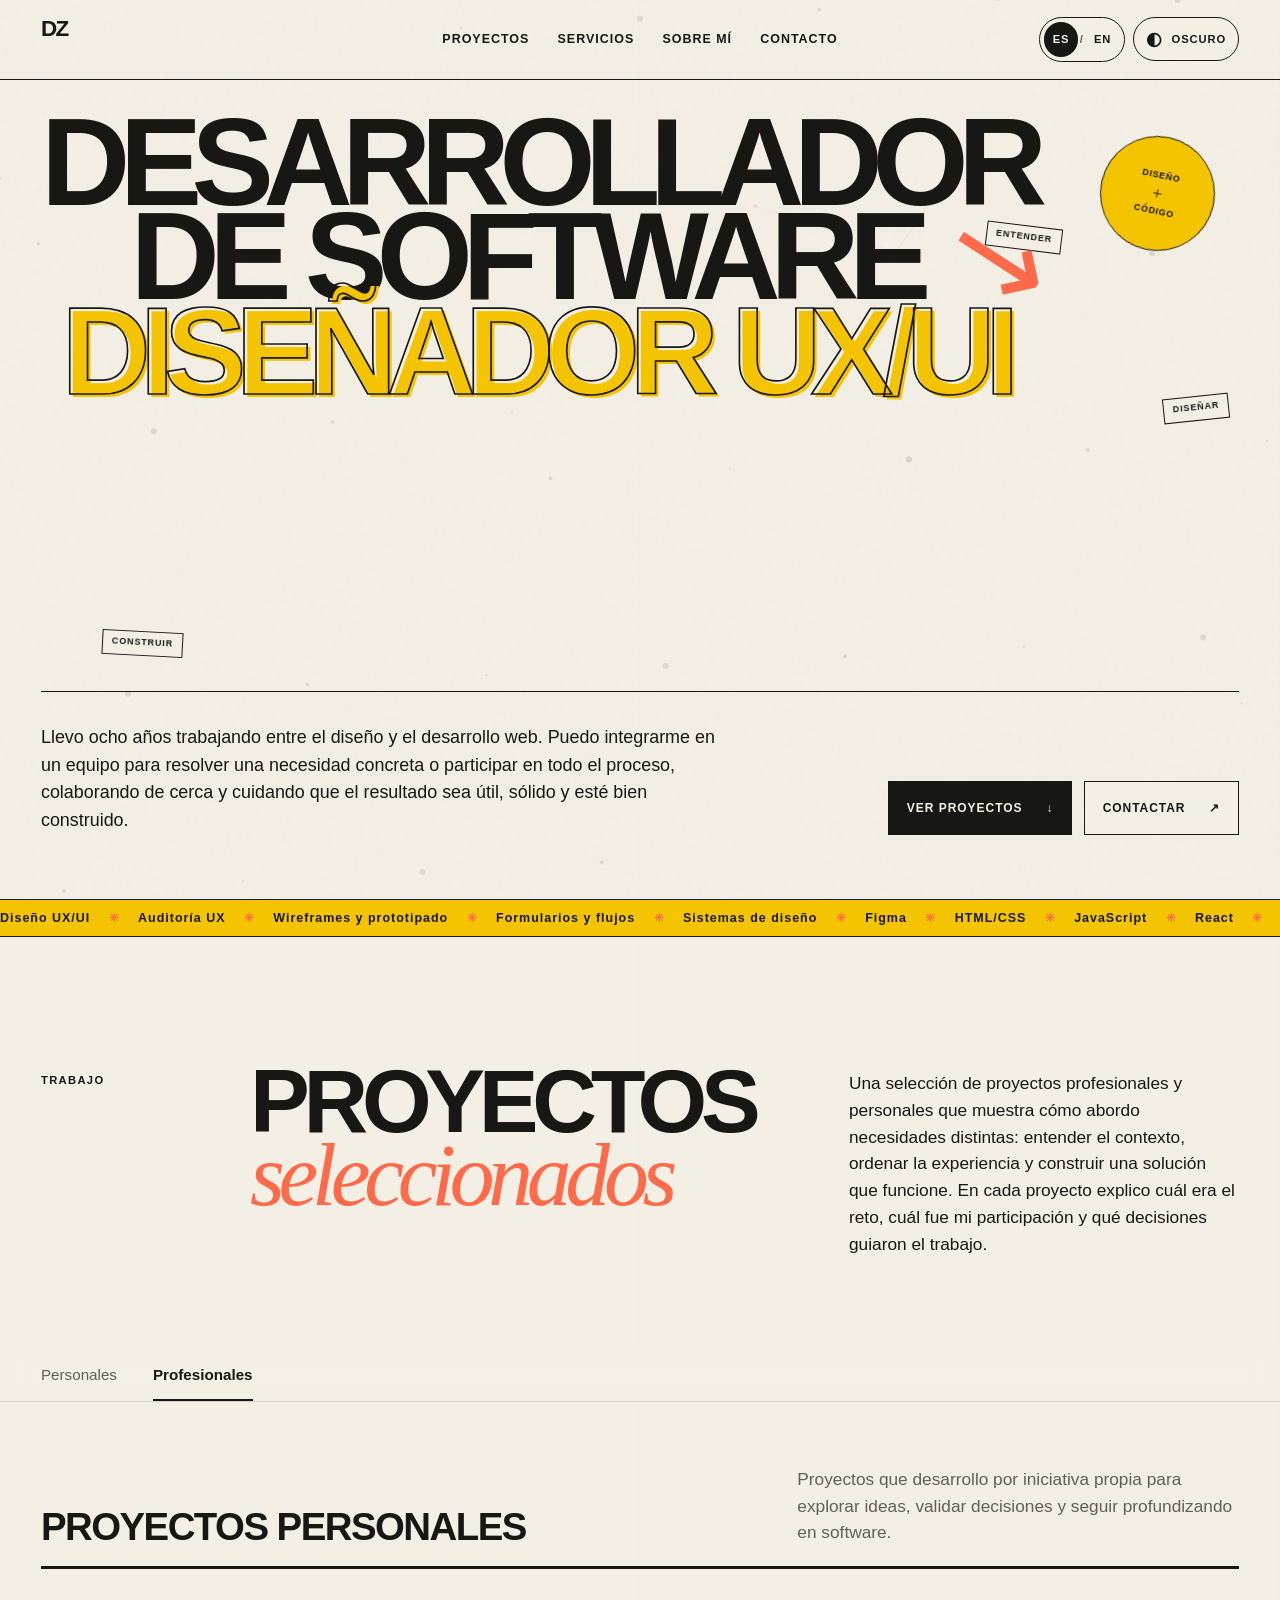
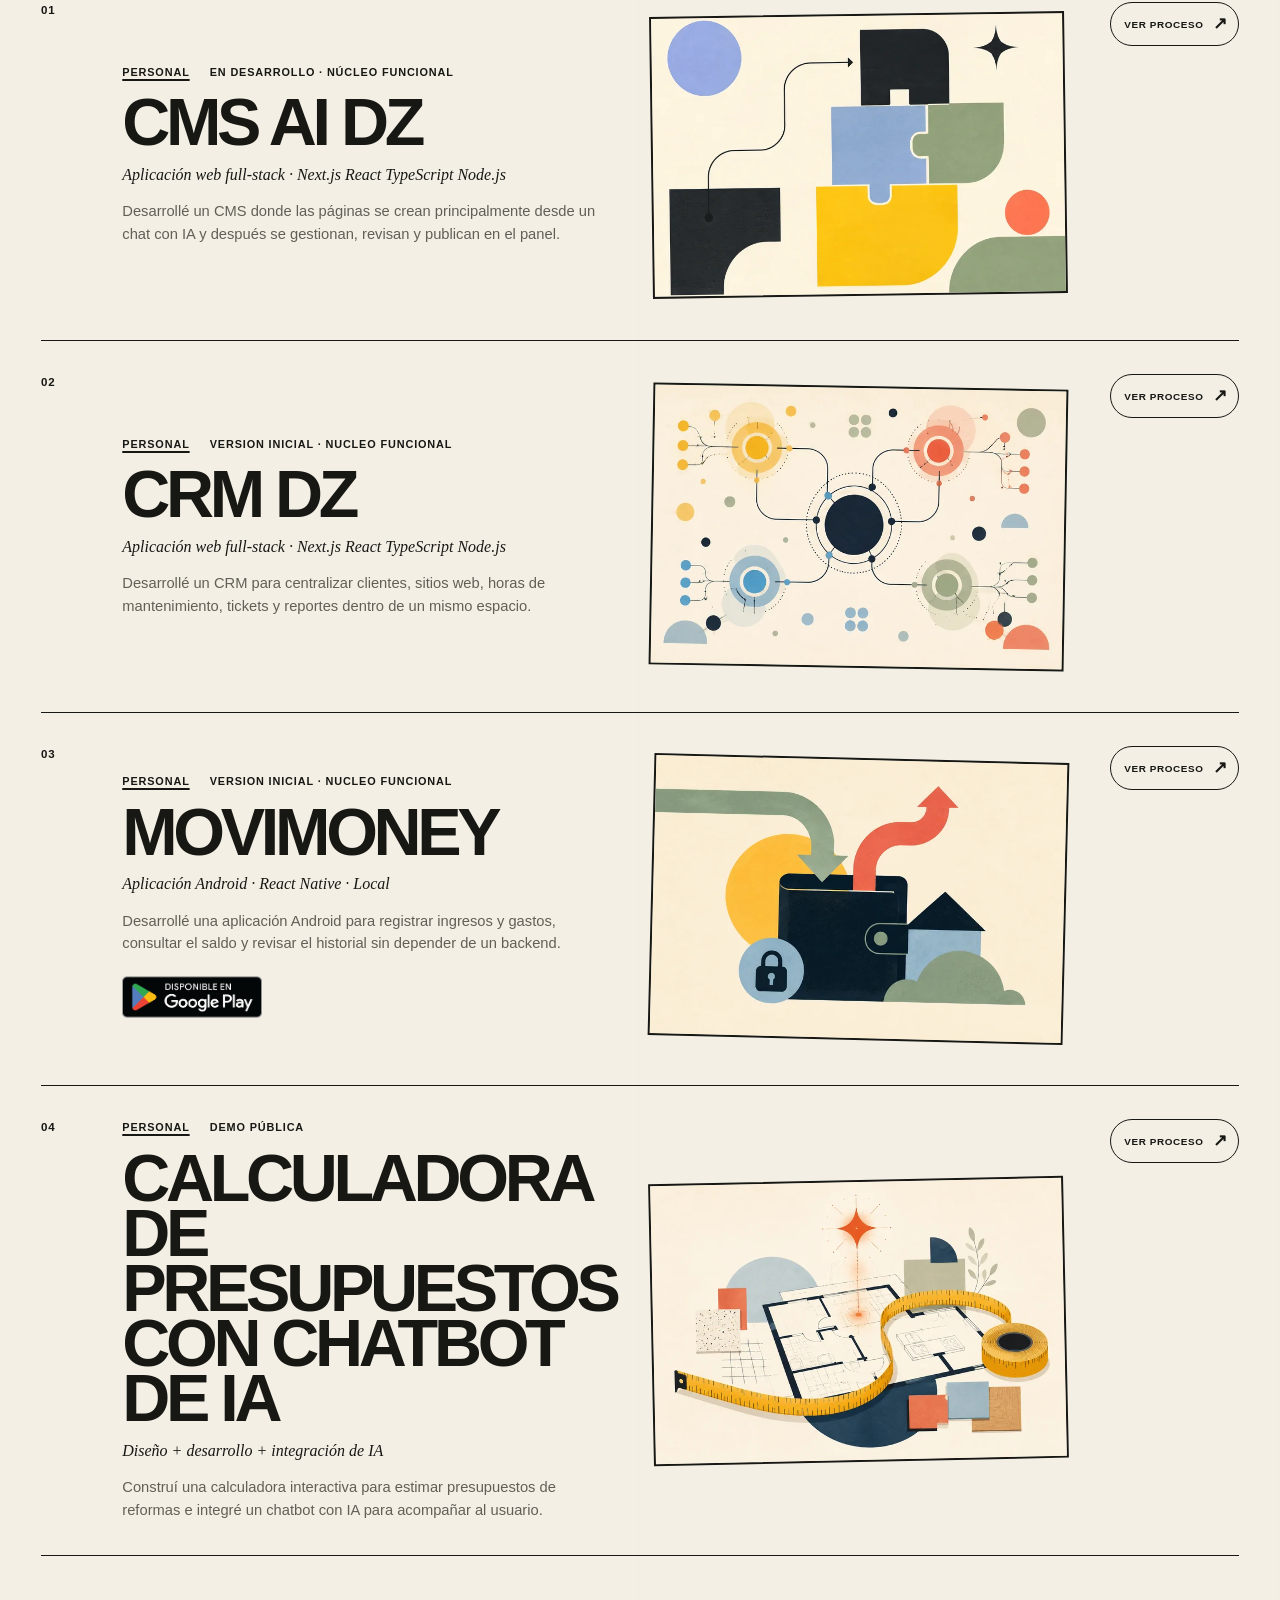
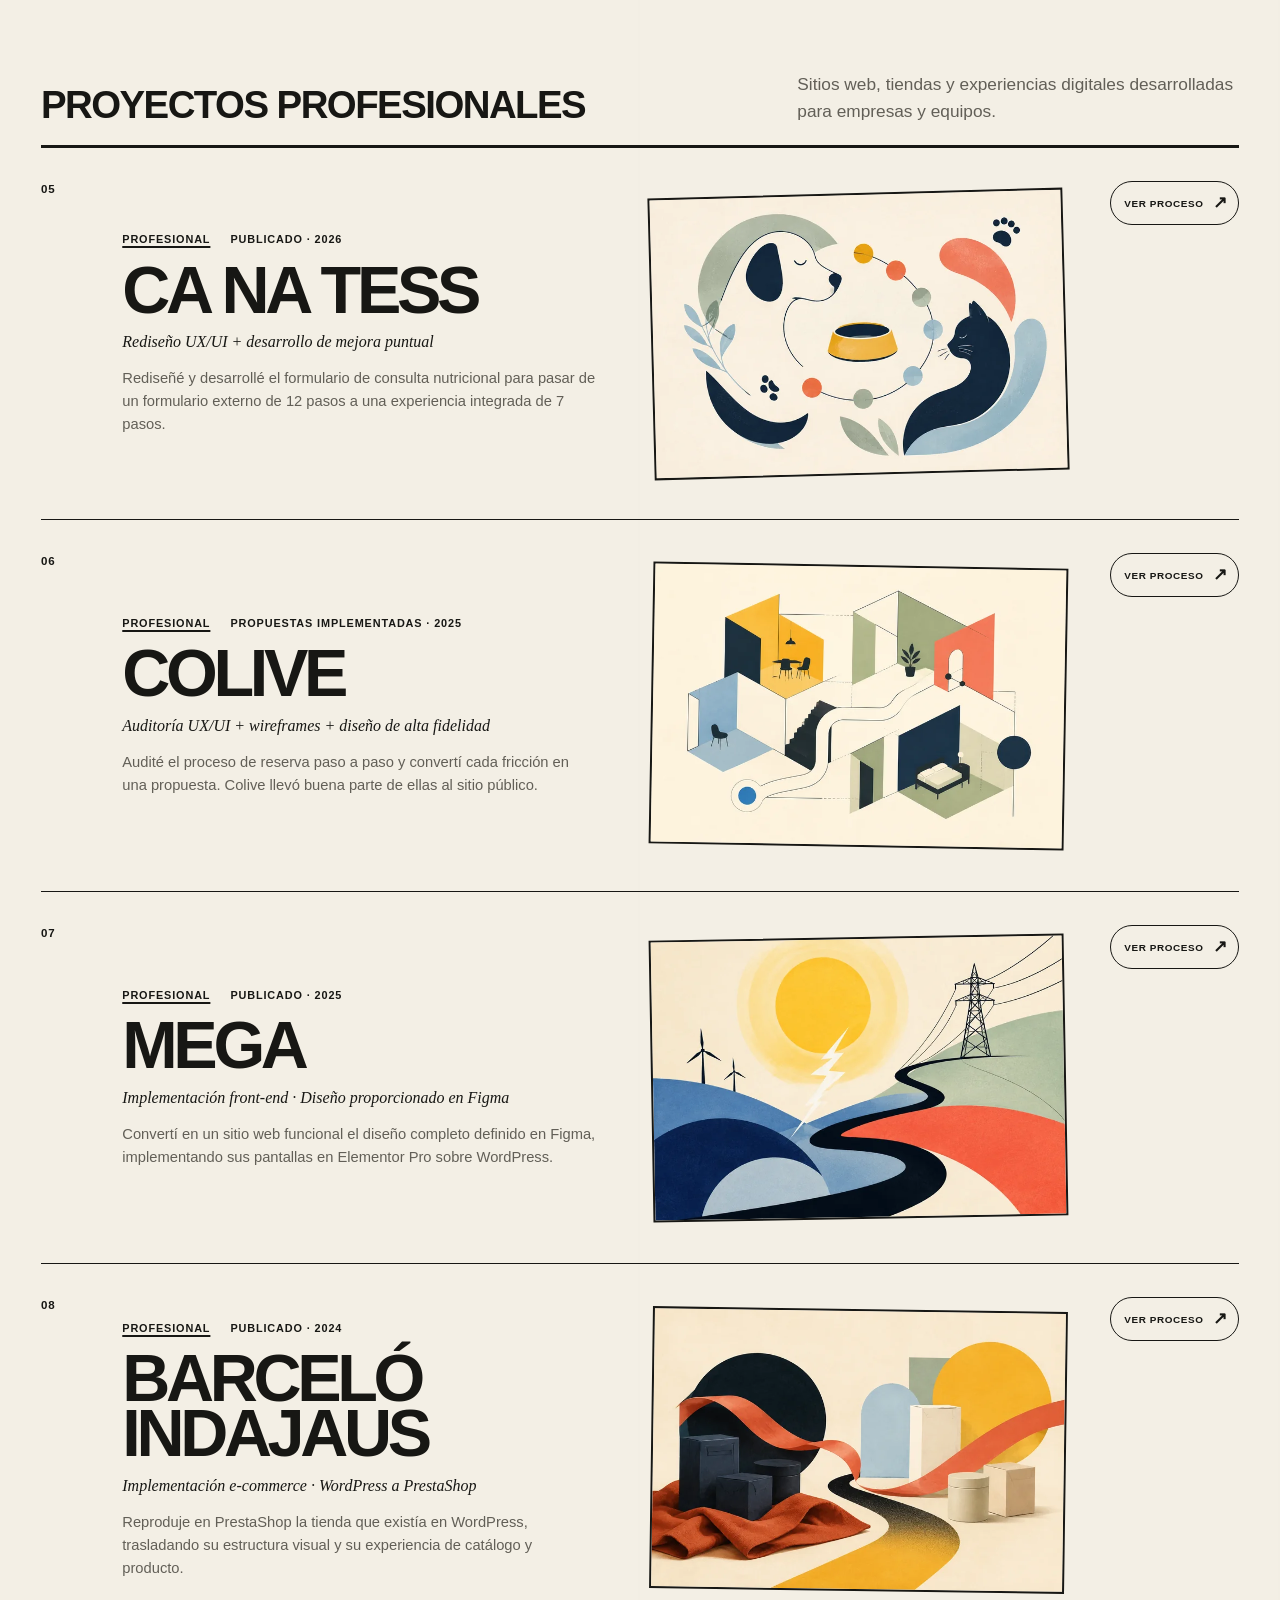
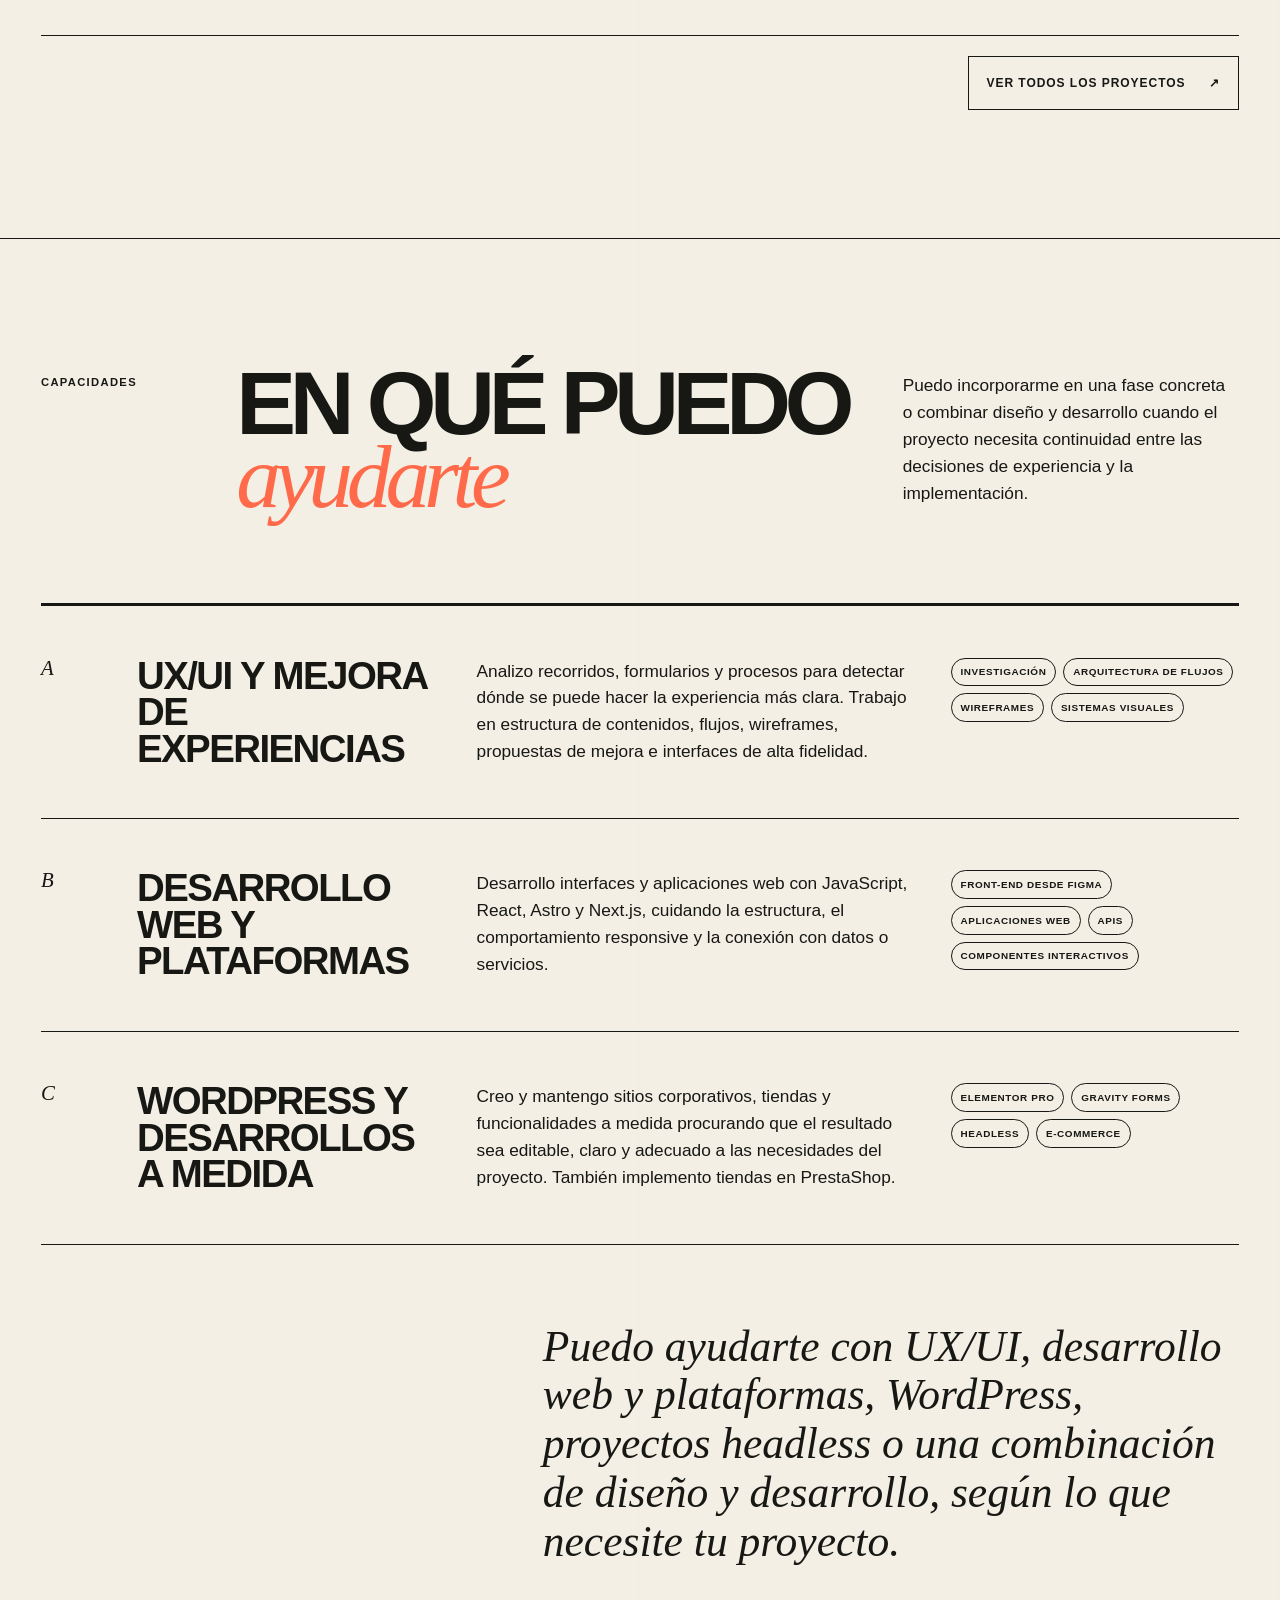
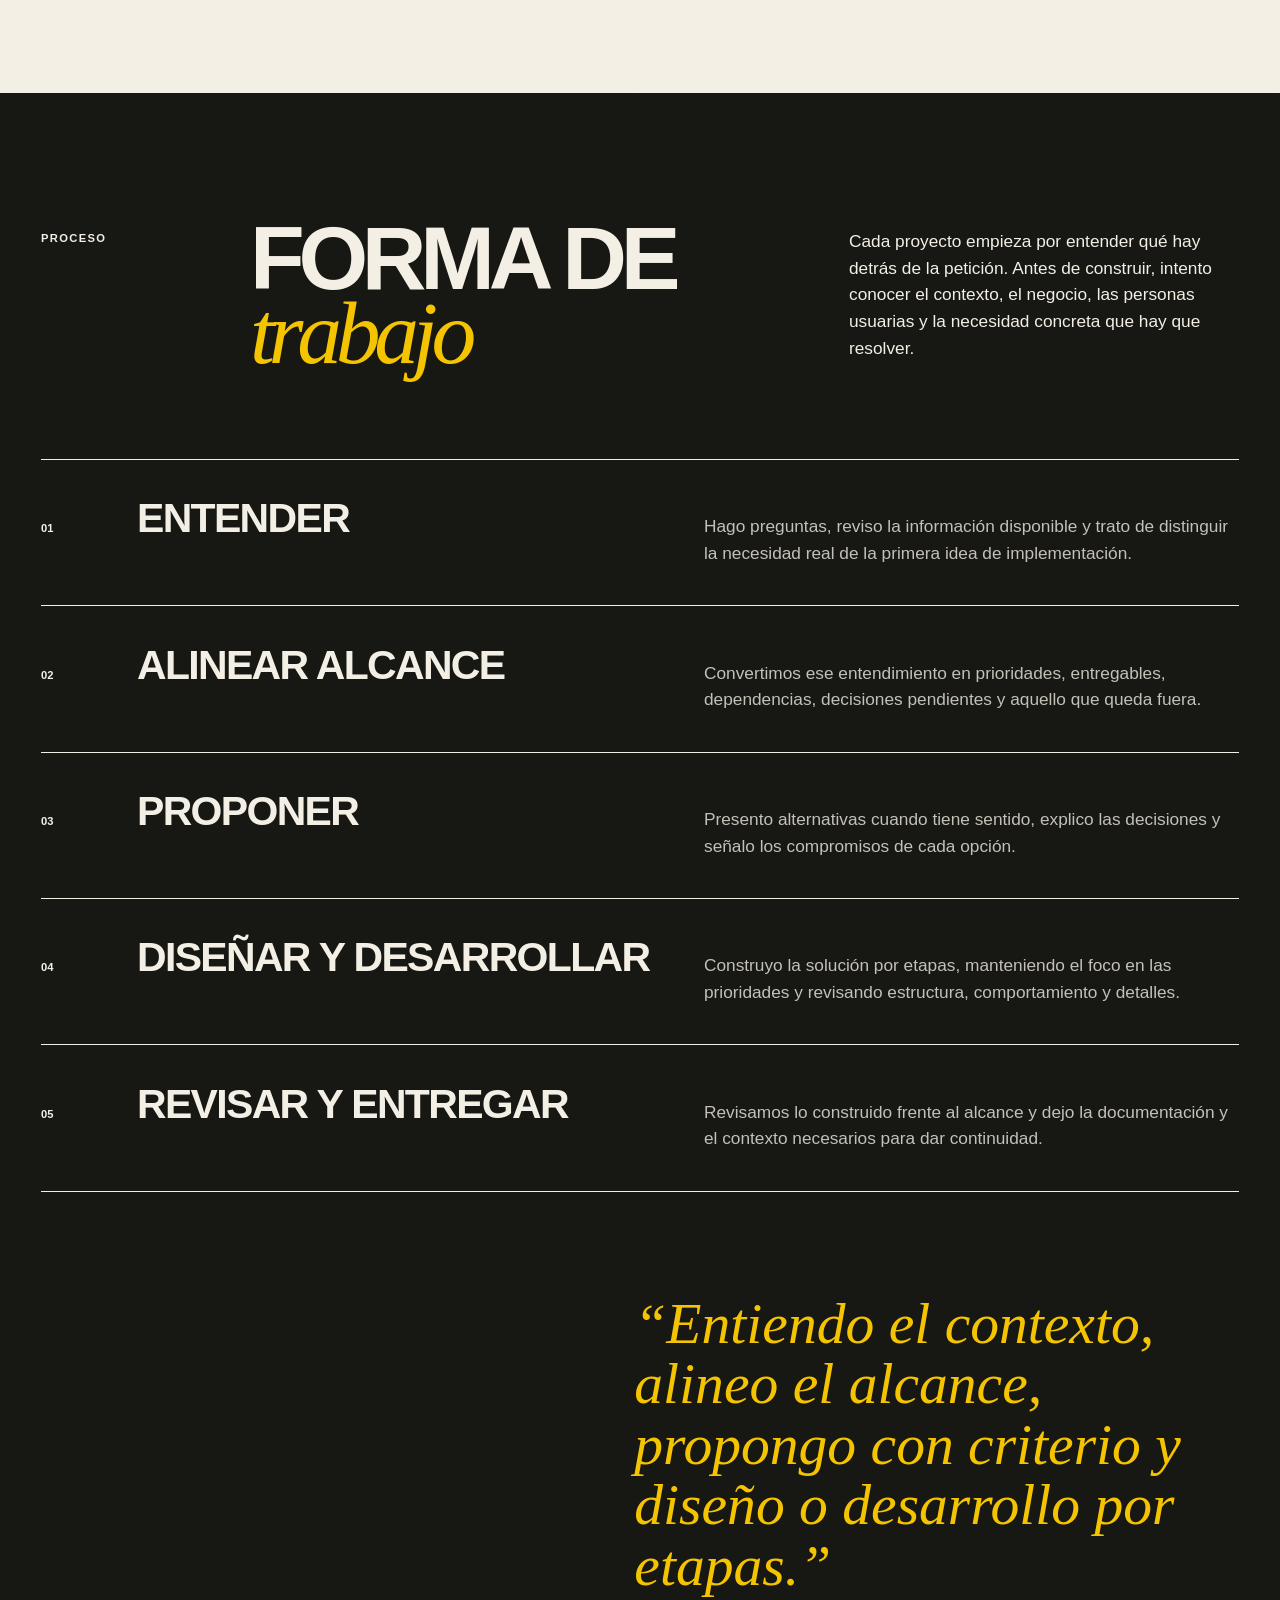
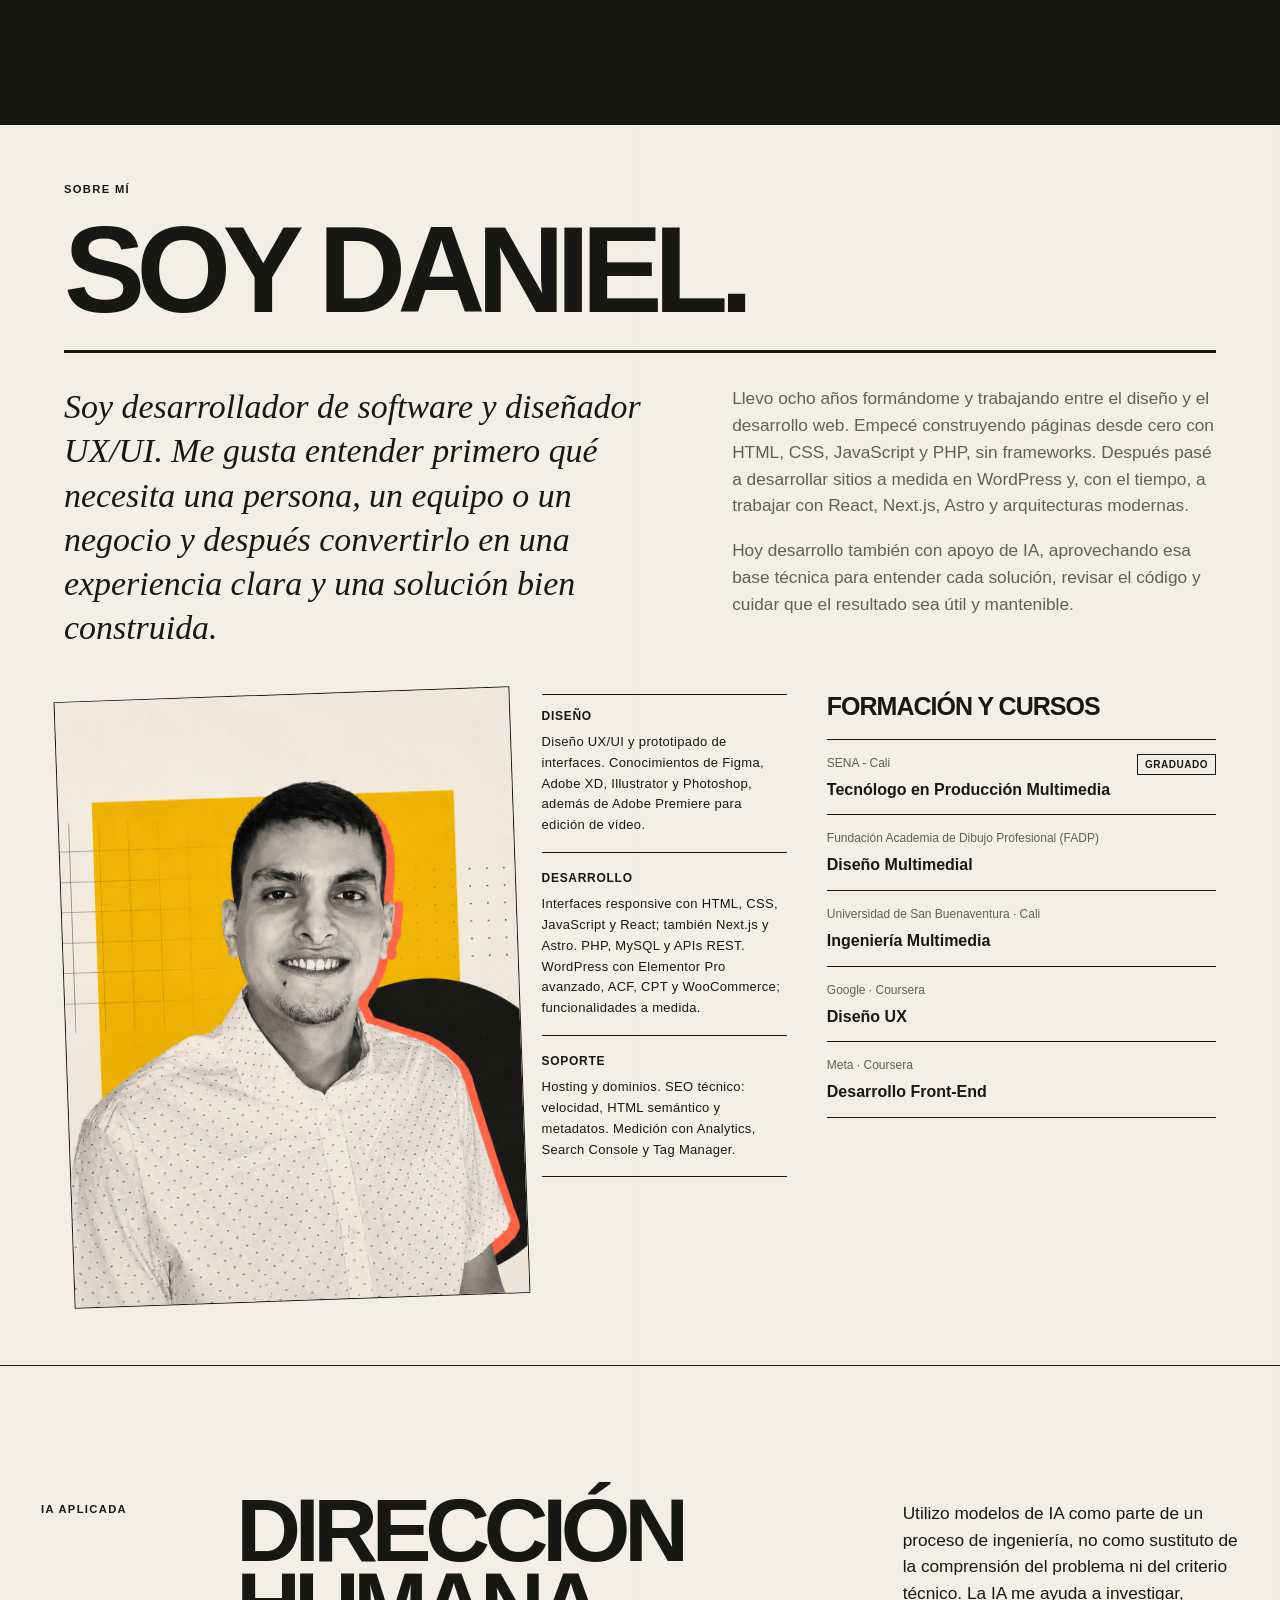
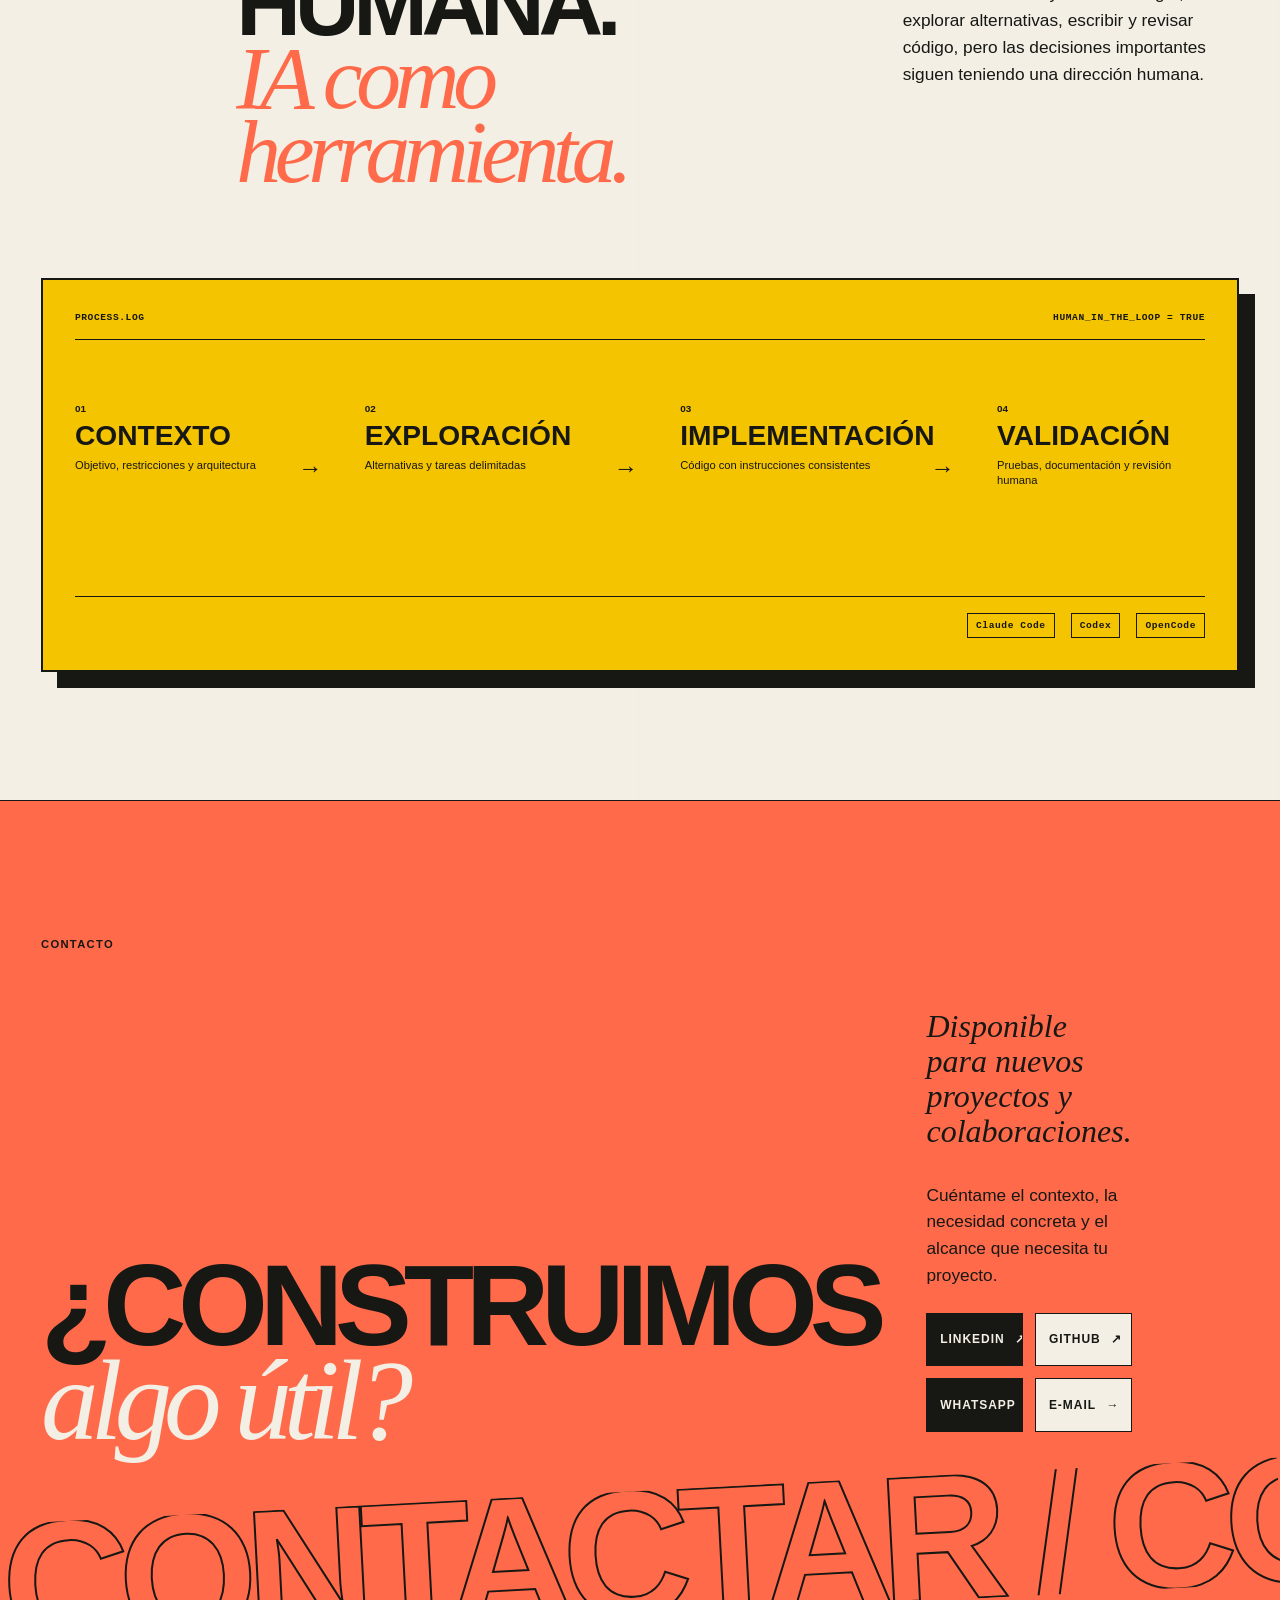
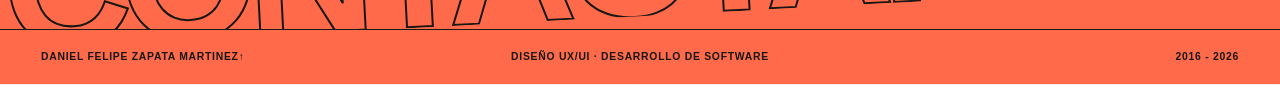
<file: index.html>
<!doctype html>
<html lang="es" data-theme="light">
<head>
  <meta charset="utf-8">
  <meta name="viewport" content="width=device-width, initial-scale=1">
  <meta name="description" content="Portafolio de Daniel, desarrollador de software y diseñador UX/UI. Proyectos profesionales y personales de diseño, web y software.">
  <meta name="theme-color" content="#f3efe5">
  <title>Daniel — Desarrollador de Software y Diseñador UX/UI</title>
  <link rel="canonical" href="https://dfzm.github.io/">
  <link rel="alternate" hreflang="es" href="https://dfzm.github.io/">
  <link rel="alternate" hreflang="en" href="https://dfzm.github.io/en/">
  <link rel="alternate" hreflang="x-default" href="https://dfzm.github.io/">
  <meta property="og:locale" content="es_ES">
  <meta property="og:locale:alternate" content="en_US">
  <link rel="icon" type="image/png" href="favicon.png">
  <link rel="stylesheet" href="styles.css">
  <script src="i18n/es.js" defer></script>
  <script src="script.js" defer></script>
</head>
<body>
  <a class="skip-link" href="#contenido">Saltar al contenido</a>

  <div class="scroll-progress" aria-hidden="true"><span></span></div>
  <div class="cursor cursor-dot" aria-hidden="true"></div>
  <div class="cursor cursor-ring" aria-hidden="true"><span>VER</span></div>

  <header class="site-header" id="inicio">
    <a class="wordmark magnetic" href="#inicio" aria-label="Daniel, volver al inicio">
      <span>DZ</span>
    </a>
    <nav class="main-nav" aria-label="Navegación principal">
      <a href="#proyectos">Proyectos</a>
      <a href="#servicios">Servicios</a>
      <a href="#sobre-mi">Sobre mí</a>
      <a href="#contacto">Contacto</a>
    </nav>
    <div class="header-actions">
      <nav class="lang-switch" aria-label="Idioma">
        <span class="lang-switch__item" aria-current="true" lang="es">ES</span>
        <span class="lang-switch__divider" aria-hidden="true">/</span>
        <a class="lang-switch__item" href="en/" hreflang="en" lang="en" aria-label="Read in English" data-lang-switch>EN</a>
      </nav>
      <button class="theme-toggle magnetic" type="button" aria-label="Activar tema oscuro" aria-pressed="false">
        <span aria-hidden="true" class="theme-toggle__icon">◐</span>
        <span class="theme-toggle__text">Oscuro</span>
      </button>
    </div>
  </header>

  <main id="contenido">
    <section class="hero section-shell" aria-labelledby="hero-title">
      <canvas class="hero-field" id="hero-field" aria-hidden="true"></canvas>
      <div class="hero-noise" aria-hidden="true"></div>

   

      <div class="hero-title-wrap" data-tilt-zone>
        
        <h1 id="hero-title" class="hero-title reveal">
          <span>Desarrollador</span>
          <span>de Software <i aria-hidden="true">↘</i></span>
          <span class="hero-title__outline">Diseñador UX/UI</span>
        </h1>
        <div class="hero-stamp" aria-hidden="true">
          <span>Diseño</span><b>+</b><span>Código</span>
        </div>
      </div>

      <div class="hero-bottom reveal">
        <p class="hero-description">Llevo ocho años trabajando entre el diseño y el desarrollo web. Puedo integrarme en un equipo para resolver una necesidad concreta o participar en todo el proceso, colaborando de cerca y cuidando que el resultado sea útil, sólido y esté bien construido.</p>
        <div class="hero-actions">
          <a class="button button--primary magnetic" href="#proyectos"><span>Ver proyectos</span><span aria-hidden="true">↓</span></a>
          <a class="button button--secondary magnetic" href="#contacto"><span>Contactar</span><span aria-hidden="true">↗</span></a>
        </div>
      </div>

      <div class="hero-orbit" aria-hidden="true">
        <span class="orbit-word orbit-word--one">ENTENDER</span>
        <span class="orbit-word orbit-word--two">DISEÑAR</span>
        <span class="orbit-word orbit-word--three">CONSTRUIR</span>
      </div>
    </section>

    <div class="ticker" aria-hidden="true">
      <div class="ticker__track">
        <span class="ticker__set" data-ticker-set>
          <span>Diseño UX/UI</span><i>✳</i><span>Auditoría UX</span><i>✳</i><span>Wireframes y prototipado</span><i>✳</i><span>Formularios y flujos</span><i>✳</i><span>Sistemas de diseño</span><i>✳</i><span>Figma</span><i>✳</i><span>HTML/CSS</span><i>✳</i><span>JavaScript</span><i>✳</i><span>React</span><i>✳</i><span>Astro</span><i>✳</i><span>Next.js</span><i>✳</i><span>TypeScript</span><i>✳</i><span>Node.js</span><i>✳</i><span>React Native</span><i>✳</i><span>Desarrollo full-stack</span><i>✳</i><span>WordPress</span><i>✳</i><span>Arquitectura headless</span><i>✳</i><span>E-commerce</span><i>✳</i><span>PrestaShop</span><i>✳</i>
        </span>
      </div>
    </div>

    <section class="projects section-shell" id="proyectos" aria-labelledby="projects-title">
      <header class="section-heading reveal">
        <p class="eyebrow"> TRABAJO</p>
        <h2 id="projects-title">Proyectos<br><em>seleccionados</em></h2>
        <p>Una selección de proyectos profesionales y personales que muestra cómo abordo necesidades distintas: entender el contexto, ordenar la experiencia y construir una solución que funcione. En cada proyecto explico cuál era el reto, cuál fue mi participación y qué decisiones guiaron el trabajo.</p>
      </header>

      <div class="project-subnav__sentinel" aria-hidden="true"></div>
      <nav class="project-subnav" aria-label="Proyectos">
        <span class="project-subnav__label" aria-hidden="true">Proyectos <i>/</i></span>
        <div class="project-subnav__tabs">
          <a class="project-subnav__link" href="#proyectos-personales">Personales</a>
          <a class="project-subnav__link" href="#proyectos-profesionales">Profesionales</a>
        </div>
        <a class="project-subnav__top" href="#proyectos">↑ Inicio</a>
      </nav>

      <div class="project-group project-group--personal" id="proyectos-personales">
        <div class="project-group__heading reveal">
          <h3>Proyectos personales</h3>
          <p>Proyectos que desarrollo por iniciativa propia para explorar ideas, validar decisiones y seguir profundizando en software.</p>
        </div>

        <div class="project-list">

          <article class="project-card project-card--cms reveal" data-project-card="cms-propio">
            <div class="project-card__button">
              <span class="project-number">01</span>
              <div class="project-copy">
                <span class="project-meta"><span>Personal</span><span class="project-status">EN DESARROLLO · núcleo funcional</span></span>
              <h4 id="project-title-cms-propio">CMS AI DZ</h4>
                <span class="project-role"> Aplicación web full-stack · Next.js React TypeScript Node.js</span>
                <span class="project-summary">Desarrollé un CMS donde las páginas se crean principalmente desde un chat con IA y después se gestionan, revisan y publican en el panel.</span>
              </div>
              <span class="project-cover cover-cms" aria-hidden="true">
                <img src="imgs proyectos/cms-ai-dz-1448w.webp" srcset="imgs%20proyectos/cms-ai-dz-768w.webp 768w, imgs%20proyectos/cms-ai-dz-1448w.webp 1448w" sizes="(max-width: 720px) calc(100vw - 2rem), (max-width: 980px) max(15rem, calc(36.77vw - 68.58px)), (max-width: 1692px) max(19rem, calc(39.10vw - 85.67px)), (max-width: 1875px) max(19rem, calc(42.66vw - 145.82px)), max(19rem, calc(45.57vw - 178.64px))" alt="">
              </span>
              <button class="project-arrow" type="button" data-project="cms-propio" aria-labelledby="project-title-cms-propio project-cta-cms-propio"><span id="project-cta-cms-propio">Ver proceso</span><b aria-hidden="true">↗</b></button>
            </div>
          </article>

          <article class="project-card project-card--crm reveal" data-project-card="crm-dz">
            <div class="project-card__button">
              <span class="project-number">02</span>
              <div class="project-copy">
                <span class="project-meta"><span>Personal</span><span class="project-status">VERSION INICIAL · NUCLEO FUNCIONAL</span></span>
                <h4 id="project-title-crm-dz">CRM DZ</h4>
                <span class="project-role">Aplicación web full-stack · Next.js React TypeScript Node.js</span>
                <span class="project-summary">Desarrollé un CRM para centralizar clientes, sitios web, horas de mantenimiento, tickets y reportes dentro de un mismo espacio.</span>
              </div>
              <span class="project-cover cover-crm" aria-hidden="true">
                <img src="imgs proyectos/crm-dz-1536w.webp" srcset="imgs%20proyectos/crm-dz-768w.webp 768w, imgs%20proyectos/crm-dz-1536w.webp 1536w" sizes="(max-width: 720px) calc(100vw - 2rem), (max-width: 980px) max(15rem, calc(36.77vw - 68.58px)), (max-width: 1692px) max(19rem, calc(39.10vw - 85.67px)), (max-width: 1875px) max(19rem, calc(42.66vw - 145.82px)), max(19rem, calc(45.57vw - 178.64px))" alt="">
              </span>
              <button class="project-arrow" type="button" data-project="crm-dz" aria-labelledby="project-title-crm-dz project-cta-crm-dz"><span id="project-cta-crm-dz">Ver proceso</span><b aria-hidden="true">↗</b></button>
            </div>
          </article>

          <article class="project-card project-card--gastos reveal" data-project-card="movimoney">
            <div class="project-card__button">
              <span class="project-number">03</span>
              <div class="project-copy">
                <span class="project-meta"><span>Personal</span><span class="project-status">VERSION INICIAL · NUCLEO funcional</span></span>
                <h4 id="project-title-mis-gastos-local">MoviMoney</h4>
                <span class="project-role">Aplicación Android · React Native · Local</span>
                <span class="project-summary">Desarrollé una aplicación Android para registrar ingresos y gastos, consultar el saldo y revisar el historial sin depender de un backend.</span>
                <a class="project-store-link" href="https://play.google.com/store/apps/details?id=com.dzionix.misgastoslocal&amp;hl=es" target="_blank" rel="noopener noreferrer" aria-label="Ver MoviMoney en Google Play (se abre en una pestaña nueva)">
                  <img src="imgs proyectos/google-play-badge-es.png" alt="Disponible en Google Play" width="646" height="250" loading="lazy">
                </a>
              </div>
              <span class="project-cover cover-gastos" aria-hidden="true">
                <img src="imgs proyectos/mis-gastos-local-1536w.webp" srcset="imgs%20proyectos/mis-gastos-local-768w.webp 768w, imgs%20proyectos/mis-gastos-local-1536w.webp 1536w" sizes="(max-width: 720px) calc(100vw - 2rem), (max-width: 980px) max(15rem, calc(36.77vw - 68.58px)), (max-width: 1692px) max(19rem, calc(39.10vw - 85.67px)), (max-width: 1875px) max(19rem, calc(42.66vw - 145.82px)), max(19rem, calc(45.57vw - 178.64px))" alt="">
              </span>
              <button class="project-arrow" type="button" data-project="movimoney" aria-labelledby="project-title-mis-gastos-local project-cta-mis-gastos-local"><span id="project-cta-mis-gastos-local">Ver proceso</span><b aria-hidden="true">↗</b></button>
            </div>
          </article>

          <article class="project-card project-card--calculator reveal" data-project-card="calculadora-ia">
            <div class="project-card__button">
              <span class="project-number">04</span>
              <div class="project-copy">
                <span class="project-meta"><span>Personal</span><span class="project-status">Demo pública</span></span>
                <h4 id="project-title-calculadora-ia" class="project-title--long">Calculadora de presupuestos con chatbot de IA</h4>
                <span class="project-role">Diseño + desarrollo + integración de IA</span>
                <span class="project-summary">Construí una calculadora interactiva para estimar presupuestos de reformas e integré un chatbot con IA para acompañar al usuario.</span>
              </div>
              <span class="project-cover cover-calculator" aria-hidden="true">
                <img src="imgs proyectos/calculadora-de-presupuestos-con-chatbot-de-ia-1536w.webp" srcset="imgs%20proyectos/calculadora-de-presupuestos-con-chatbot-de-ia-768w.webp 768w, imgs%20proyectos/calculadora-de-presupuestos-con-chatbot-de-ia-1536w.webp 1536w" sizes="(max-width: 720px) calc(100vw - 2rem), (max-width: 980px) max(15rem, calc(36.77vw - 68.58px)), (max-width: 1692px) max(19rem, calc(39.10vw - 85.67px)), (max-width: 1875px) max(19rem, calc(42.66vw - 145.82px)), max(19rem, calc(45.57vw - 178.64px))" alt="">
              </span>
              <button class="project-arrow" type="button" data-project="calculadora-ia" aria-labelledby="project-title-calculadora-ia project-cta-calculadora-ia"><span id="project-cta-calculadora-ia">Ver proceso</span><b aria-hidden="true">↗</b></button>
            </div>
          </article>
        </div>
      </div>

      <div class="project-group project-group--professional" id="proyectos-profesionales">
        <div class="project-group__heading reveal">
          <h3>Proyectos profesionales</h3>
          <p>Sitios web, tiendas y experiencias digitales desarrolladas para empresas y equipos.</p>
        </div>

        <div class="project-list">
          <article class="project-card project-card--canatess reveal" data-project-card="ca-na-tess">
            <div class="project-card__button">
              <span class="project-number">05</span>
              <div class="project-copy">
                <span class="project-meta"><span>Profesional</span><span class="project-status">Publicado · 2026</span></span>
                <h4 id="project-title-ca-na-tess">Ca na Tess</h4>
                <span class="project-role">Rediseño UX/UI + desarrollo de mejora puntual</span>
                <span class="project-summary">Rediseñé y desarrollé el formulario de consulta nutricional para pasar de un formulario externo de 12 pasos a una experiencia integrada de 7 pasos.</span>
              </div>
              <span class="project-cover cover-form" aria-hidden="true">
                <img src="imgs proyectos/ca-na-tess-1536w.webp" srcset="imgs%20proyectos/ca-na-tess-768w.webp 768w, imgs%20proyectos/ca-na-tess-1536w.webp 1536w" sizes="(max-width: 720px) calc(100vw - 2rem), (max-width: 980px) max(15rem, calc(36.77vw - 68.58px)), (max-width: 1692px) max(19rem, calc(39.10vw - 85.67px)), (max-width: 1875px) max(19rem, calc(42.66vw - 145.82px)), max(19rem, calc(45.57vw - 178.64px))" alt="">
              </span>
              <button class="project-arrow" type="button" data-project="ca-na-tess" aria-labelledby="project-title-ca-na-tess project-cta-ca-na-tess"><span id="project-cta-ca-na-tess">Ver proceso</span><b aria-hidden="true">↗</b></button>
            </div>
          </article>

          <article class="project-card project-card--colive reveal" data-project-card="colive">
            <div class="project-card__button">
              <span class="project-number">06</span>
              <div class="project-copy">
                <span class="project-meta"><span>Profesional</span><span class="project-status">Propuestas implementadas · 2025</span></span>
                <h4 id="project-title-colive">Colive</h4>
                <span class="project-role">Auditoría UX/UI + wireframes + diseño de alta fidelidad</span>
                <span class="project-summary">Audité el proceso de reserva paso a paso y convertí cada fricción en una propuesta. Colive llevó buena parte de ellas al sitio público.</span>
              </div>
              <span class="project-cover cover-colive" aria-hidden="true">
                <img src="imgs proyectos/colive-1536w.webp" srcset="imgs%20proyectos/colive-768w.webp 768w, imgs%20proyectos/colive-1536w.webp 1536w" sizes="(max-width: 720px) calc(100vw - 2rem), (max-width: 980px) max(15rem, calc(36.77vw - 68.58px)), (max-width: 1692px) max(19rem, calc(39.10vw - 85.67px)), (max-width: 1875px) max(19rem, calc(42.66vw - 145.82px)), max(19rem, calc(45.57vw - 178.64px))" alt="">
              </span>
              <button class="project-arrow" type="button" data-project="colive" aria-labelledby="project-title-colive project-cta-colive"><span id="project-cta-colive">Ver proceso</span><b aria-hidden="true">↗</b></button>
            </div>
          </article>

          <article class="project-card project-card--mega reveal" data-project-card="mega">
            <div class="project-card__button">
              <span class="project-number">07</span>
              <div class="project-copy">
                <span class="project-meta"><span>Profesional</span><span class="project-status">Publicado · 2025</span></span>
                <h4 id="project-title-mega">Mega</h4>
                <span class="project-role">Implementación front-end · Diseño proporcionado en Figma</span>
                <span class="project-summary">Convertí en un sitio web funcional el diseño completo definido en Figma, implementando sus pantallas en Elementor Pro sobre WordPress.</span>
              </div>
              <span class="project-cover cover-mega" aria-hidden="true">
                <img src="imgs proyectos/mega-1536w.webp" srcset="imgs%20proyectos/mega-768w.webp 768w, imgs%20proyectos/mega-1536w.webp 1536w" sizes="(max-width: 720px) calc(100vw - 2rem), (max-width: 980px) max(15rem, calc(36.77vw - 68.58px)), (max-width: 1692px) max(19rem, calc(39.10vw - 85.67px)), (max-width: 1875px) max(19rem, calc(42.66vw - 145.82px)), max(19rem, calc(45.57vw - 178.64px))" alt="">
              </span>
              <button class="project-arrow" type="button" data-project="mega" aria-labelledby="project-title-mega project-cta-mega"><span id="project-cta-mega">Ver proceso</span><b aria-hidden="true">↗</b></button>
            </div>
          </article>

          <article class="project-card project-card--barcelo reveal" data-project-card="barcelo-indajaus">
            <div class="project-card__button">
              <span class="project-number">08</span>
              <div class="project-copy">
                <span class="project-meta"><span>Profesional</span><span class="project-status">Publicado · 2024</span></span>
                <h4 id="project-title-barcelo-indajaus">Barceló Indajaus</h4>
                <span class="project-role">Implementación e-commerce · WordPress a PrestaShop</span>
                <span class="project-summary">Reproduje en PrestaShop la tienda que existía en WordPress, trasladando su estructura visual y su experiencia de catálogo y producto.</span>
              </div>
              <span class="project-cover cover-shop" aria-hidden="true">
                <img src="imgs proyectos/barcelo-indajaus-1536w.webp" srcset="imgs%20proyectos/barcelo-indajaus-768w.webp 768w, imgs%20proyectos/barcelo-indajaus-1536w.webp 1536w" sizes="(max-width: 720px) calc(100vw - 2rem), (max-width: 980px) max(15rem, calc(36.77vw - 68.58px)), (max-width: 1692px) max(19rem, calc(39.10vw - 85.67px)), (max-width: 1875px) max(19rem, calc(42.66vw - 145.82px)), max(19rem, calc(45.57vw - 178.64px))" alt="">
              </span>
              <button class="project-arrow" type="button" data-project="barcelo-indajaus" aria-labelledby="project-title-barcelo-indajaus project-cta-barcelo-indajaus"><span id="project-cta-barcelo-indajaus">Ver proceso</span><b aria-hidden="true">↗</b></button>
            </div>
          </article>
        </div>

        <div class="project-more reveal">
          <a class="button button--secondary magnetic" href="proyectos.html"><span>Ver todos los proyectos</span><span aria-hidden="true">↗</span></a>
        </div>
      </div>
    </section>

    <section class="services section-shell" id="servicios" aria-labelledby="services-title">
      <header class="section-heading section-heading--wide reveal">
        <p class="eyebrow"> CAPACIDADES</p>
        <h2 id="services-title">En qué puedo<br><em>ayudarte</em></h2>
        <p>Puedo incorporarme en una fase concreta o combinar diseño y desarrollo cuando el proyecto necesita continuidad entre las decisiones de experiencia y la implementación.</p>
      </header>

      <div class="service-stack">
        <article class="service-item reveal">
          <span class="service-index">A</span>
          <h3>UX/UI y mejora de experiencias</h3>
          <p>Analizo recorridos, formularios y procesos para detectar dónde se puede hacer la experiencia más clara. Trabajo en estructura de contenidos, flujos, wireframes, propuestas de mejora e interfaces de alta fidelidad.</p>
          <ul aria-label="Capacidades de UX/UI"><li>Investigación</li><li>Arquitectura de flujos</li><li>Wireframes</li><li>Sistemas visuales</li></ul>
        </article>
        <article class="service-item reveal">
          <span class="service-index">B</span>
          <h3>Desarrollo web y plataformas</h3>
          <p>Desarrollo interfaces y aplicaciones web con JavaScript, React, Astro y Next.js, cuidando la estructura, el comportamiento responsive y la conexión con datos o servicios.</p>
          <ul aria-label="Capacidades de desarrollo"><li>Front-end desde Figma</li><li>Aplicaciones web</li><li>APIs</li><li>Componentes interactivos</li></ul>
        </article>
        <article class="service-item reveal">
          <span class="service-index">C</span>
          <h3>WordPress y desarrollos a medida</h3>
          <p>Creo y mantengo sitios corporativos, tiendas y funcionalidades a medida procurando que el resultado sea editable, claro y adecuado a las necesidades del proyecto. También implemento tiendas en PrestaShop.</p>
          <ul aria-label="Capacidades de WordPress"><li>Elementor Pro</li><li>Gravity Forms</li><li>Headless</li><li>E-commerce</li></ul>
        </article>
      </div>

      <p class="service-note reveal">Puedo ayudarte con UX/UI, desarrollo web y plataformas, WordPress, proyectos headless o una combinación de diseño y desarrollo, según lo que necesite tu proyecto.</p>
    </section>

    <section class="workflow section-shell" id="forma-de-trabajo" aria-labelledby="workflow-title">
      <header class="section-heading reveal">
        <p class="eyebrow"> PROCESO</p>
        <h2 id="workflow-title">Forma de<br><em>trabajo</em></h2>
        <p>Cada proyecto empieza por entender qué hay detrás de la petición. Antes de construir, intento conocer el contexto, el negocio, las personas usuarias y la necesidad concreta que hay que resolver.</p>
      </header>

      <ol class="workflow-list">
        <li class="reveal"><span>01</span><h3>Entender</h3><p>Hago preguntas, reviso la información disponible y trato de distinguir la necesidad real de la primera idea de implementación.</p></li>
        <li class="reveal"><span>02</span><h3>Alinear alcance</h3><p>Convertimos ese entendimiento en prioridades, entregables, dependencias, decisiones pendientes y aquello que queda fuera.</p></li>
        <li class="reveal"><span>03</span><h3>Proponer</h3><p>Presento alternativas cuando tiene sentido, explico las decisiones y señalo los compromisos de cada opción.</p></li>
        <li class="reveal"><span>04</span><h3>Diseñar y desarrollar</h3><p>Construyo la solución por etapas, manteniendo el foco en las prioridades y revisando estructura, comportamiento y detalles.</p></li>
        <li class="reveal"><span>05</span><h3>Revisar y entregar</h3><p>Revisamos lo construido frente al alcance y dejo la documentación y el contexto necesarios para dar continuidad.</p></li>
      </ol>

      <blockquote class="process-quote reveal">“Entiendo el contexto, alineo el alcance, propongo con criterio y diseño o desarrollo por etapas.”</blockquote>
    </section>

    <section class="about section-shell" id="sobre-mi" aria-labelledby="about-title"><header class="about-heading reveal"><p class="eyebrow"> SOBRE MÍ</p><h2 id="about-title">Soy Daniel.</h2></header><div class="about-opening reveal"><p class="about-lead">Soy desarrollador de software y diseñador UX/UI. Me gusta entender primero qué necesita una persona, un equipo o un negocio y después convertirlo en una experiencia clara y una solución bien construida.</p><div class="about-body-copy"><p>Llevo ocho años formándome y trabajando entre el diseño y el desarrollo web. Empecé construyendo páginas desde cero con HTML, CSS, JavaScript y PHP, sin frameworks. Después pasé a desarrollar sitios a medida en WordPress y, con el tiempo, a trabajar con React, Next.js, Astro y arquitecturas modernas.</p><p>Hoy desarrollo también con apoyo de IA, aprovechando esa base técnica para entender cada solución, revisar el código y cuidar que el resultado sea útil y mantenible.</p></div></div><div class="about-lower reveal"><div class="about-profile"><figure class="about-portrait" aria-hidden="true"><img src="Daniel Felipe Zapata Martinez.png" alt=""></figure><div class="timeline" aria-label="Cómo conecto diseño y desarrollo"><span><b>DISEÑO</b> Diseño UX/UI y prototipado de interfaces. Conocimientos de Figma, Adobe XD, Illustrator y Photoshop, además de Adobe Premiere para edición de vídeo.</span><span><b>DESARROLLO</b> Interfaces responsive con HTML, CSS, JavaScript y React; también Next.js y Astro. PHP, MySQL y APIs REST. WordPress con Elementor Pro avanzado, ACF, CPT y WooCommerce; funcionalidades a medida.</span><span><b>SOPORTE</b> Hosting y dominios. SEO técnico: velocidad, HTML semántico y metadatos. Medición con Analytics, Search Console y Tag Manager.</span></div></div><section class="about-education" aria-labelledby="education-title">
          <h3 id="education-title">Formación y cursos</h3>
          <ul class="education-list">
            <li class="education-list__item">
              <div class="education-list__details">
                <p class="education-list__institution">SENA - Cali</p>
                <h4>Tecnólogo en Producción Multimedia</h4>
              </div>
              <span class="education-list__status">Graduado</span>
            </li>
            <li class="education-list__item">
              <div class="education-list__details">
                <p class="education-list__institution">Fundación Academia de Dibujo Profesional (FADP)</p>
                <h4>Diseño Multimedial</h4>
              </div>
            </li>
            <li class="education-list__item">
              <div class="education-list__details">
                <p class="education-list__institution">Universidad de San Buenaventura · Cali</p>
                <h4>Ingeniería Multimedia</h4>
              </div>
            </li>
            <li class="education-list__item">
              <div class="education-list__details">
                <p class="education-list__institution">Google · Coursera</p>
                <h4>Diseño UX</h4>
              </div>
            </li>
            <li class="education-list__item">
              <div class="education-list__details">
                <p class="education-list__institution">Meta · Coursera</p>
                <h4>Desarrollo Front-End</h4>
              </div>
            </li>
          </ul>
        </section></div></section>

    <section class="ai-section section-shell" id="ia-aplicada" aria-labelledby="ai-title">
      <header class="section-heading section-heading--wide reveal">
        <p class="eyebrow"> IA APLICADA</p>
        <h2 id="ai-title">Dirección humana.<br><em>IA como herramienta.</em></h2>
        <p>Utilizo modelos de IA como parte de un proceso de ingeniería, no como sustituto de la comprensión del problema ni del criterio técnico. La IA me ayuda a investigar, explorar alternativas, escribir y revisar código, pero las decisiones importantes siguen teniendo una dirección humana.</p>
      </header>

      <div class="ai-console reveal" data-tilt-zone>
        <div class="ai-console__top"><span>PROCESS.LOG</span><span>HUMAN_IN_THE_LOOP = TRUE</span></div>
        <div class="ai-console__flow" aria-label="Proceso de desarrollo asistido por IA">
          <div><span>01</span><b>Contexto</b><small>Objetivo, restricciones y arquitectura</small></div>
          <i aria-hidden="true">→</i>
          <div><span>02</span><b>Exploración</b><small>Alternativas y tareas delimitadas</small></div>
          <i aria-hidden="true">→</i>
          <div><span>03</span><b>Implementación</b><small>Código con instrucciones consistentes</small></div>
          <i aria-hidden="true">→</i>
          <div><span>04</span><b>Validación</b><small>Pruebas, documentación y revisión humana</small></div>
        </div>
        <div class="ai-console__bottom"><span>Claude Code</span><span>Codex</span><span>OpenCode</span></div>
      </div>
    </section>

    <section class="contact section-shell" id="contacto" aria-labelledby="contact-title">
      <p class="eyebrow reveal"> CONTACTO</p>
      <div class="contact-grid">
        <h2 id="contact-title" class="reveal">¿Construimos<br><em>algo útil?</em></h2>
        <div class="contact-copy reveal">
          <p>Disponible para nuevos proyectos y colaboraciones.</p>
          <p>Cuéntame el contexto, la necesidad concreta y el alcance que necesita tu proyecto.</p>
          <div class="contact-actions">
            <a class="button button--primary magnetic" href="https://www.linkedin.com/in/daniel-zapata-m/" target="_blank" rel="noopener noreferrer" aria-label="Abrir perfil de LinkedIn (se abre en una pestaña nueva)"><span>LinkedIn</span><span aria-hidden="true">↗</span></a>
            <a class="button button--secondary magnetic" href="https://github.com/dfzm" target="_blank" rel="noopener noreferrer" aria-label="Abrir perfil de GitHub (se abre en una pestaña nueva)"><span>GitHub</span><span aria-hidden="true">↗</span></a>
            <a class="button button--primary magnetic" href="https://wa.me/34644568156" target="_blank" rel="noopener noreferrer" aria-label="Abrir conversación de WhatsApp (se abre en una pestaña nueva)"><span>WhatsApp</span><span aria-hidden="true">↗</span></a>
            <a class="button button--secondary magnetic" href="mailto:danielzapatam93@gmail.com"><span>E-mail</span><span aria-hidden="true">→</span></a>
          </div>
        </div>
      </div>
      <div class="contact-marquee" aria-hidden="true"><span>CONTACTAR / CONTACTAR / CONTACTAR /</span></div>
    </section>
  </main>

  <footer class="site-footer section-shell">
    <a href="#inicio">Daniel Felipe Zapata Martinez<span aria-hidden="true">↑</span></a>
    <p>Diseño UX/UI · Desarrollo de software</p>
    <p> 2016 - 2026 </p>
  </footer>

  <dialog class="project-dialog" id="project-dialog" aria-labelledby="dialog-title">
    <div class="dialog-shell">
      <header class="dialog-header">
        <span class="dialog-project-index" aria-hidden="true">CASO / <b id="dialog-index">01</b></span>
        <button class="dialog-close magnetic" type="button" aria-label="Cerrar caso de proyecto">
          <span>Cerrar</span><b aria-hidden="true">×</b>
        </button>
      </header>
      <div class="dialog-content" id="dialog-content"></div>
    </div>
  </dialog>

  <dialog class="lightbox" id="lightbox" aria-label="Visor de imagen ampliada">
    <div class="lightbox__shell">
      <header class="lightbox__bar">
        <span class="lightbox__label" id="lightbox-label"></span>
        <span class="lightbox__nav">
          <button class="lightbox__step" type="button" data-lightbox-prev aria-label="Imagen anterior"><span aria-hidden="true">←</span></button>
          <span class="lightbox__counter" id="lightbox-counter"></span>
          <button class="lightbox__step" type="button" data-lightbox-next aria-label="Imagen siguiente"><span aria-hidden="true">→</span></button>
        </span>
        <button class="lightbox__close" type="button" data-lightbox-close aria-label="Cerrar el visor de imagen">
          <span>Cerrar</span><b aria-hidden="true">×</b>
        </button>
      </header>
      <div class="lightbox__stage"><img id="lightbox-image" alt=""></div>
      <p class="lightbox__caption" id="lightbox-caption"></p>
    </div>
  </dialog>

  <div class="sr-only" id="announcer" aria-live="polite" aria-atomic="true"></div>
</body>
</html>
</file>
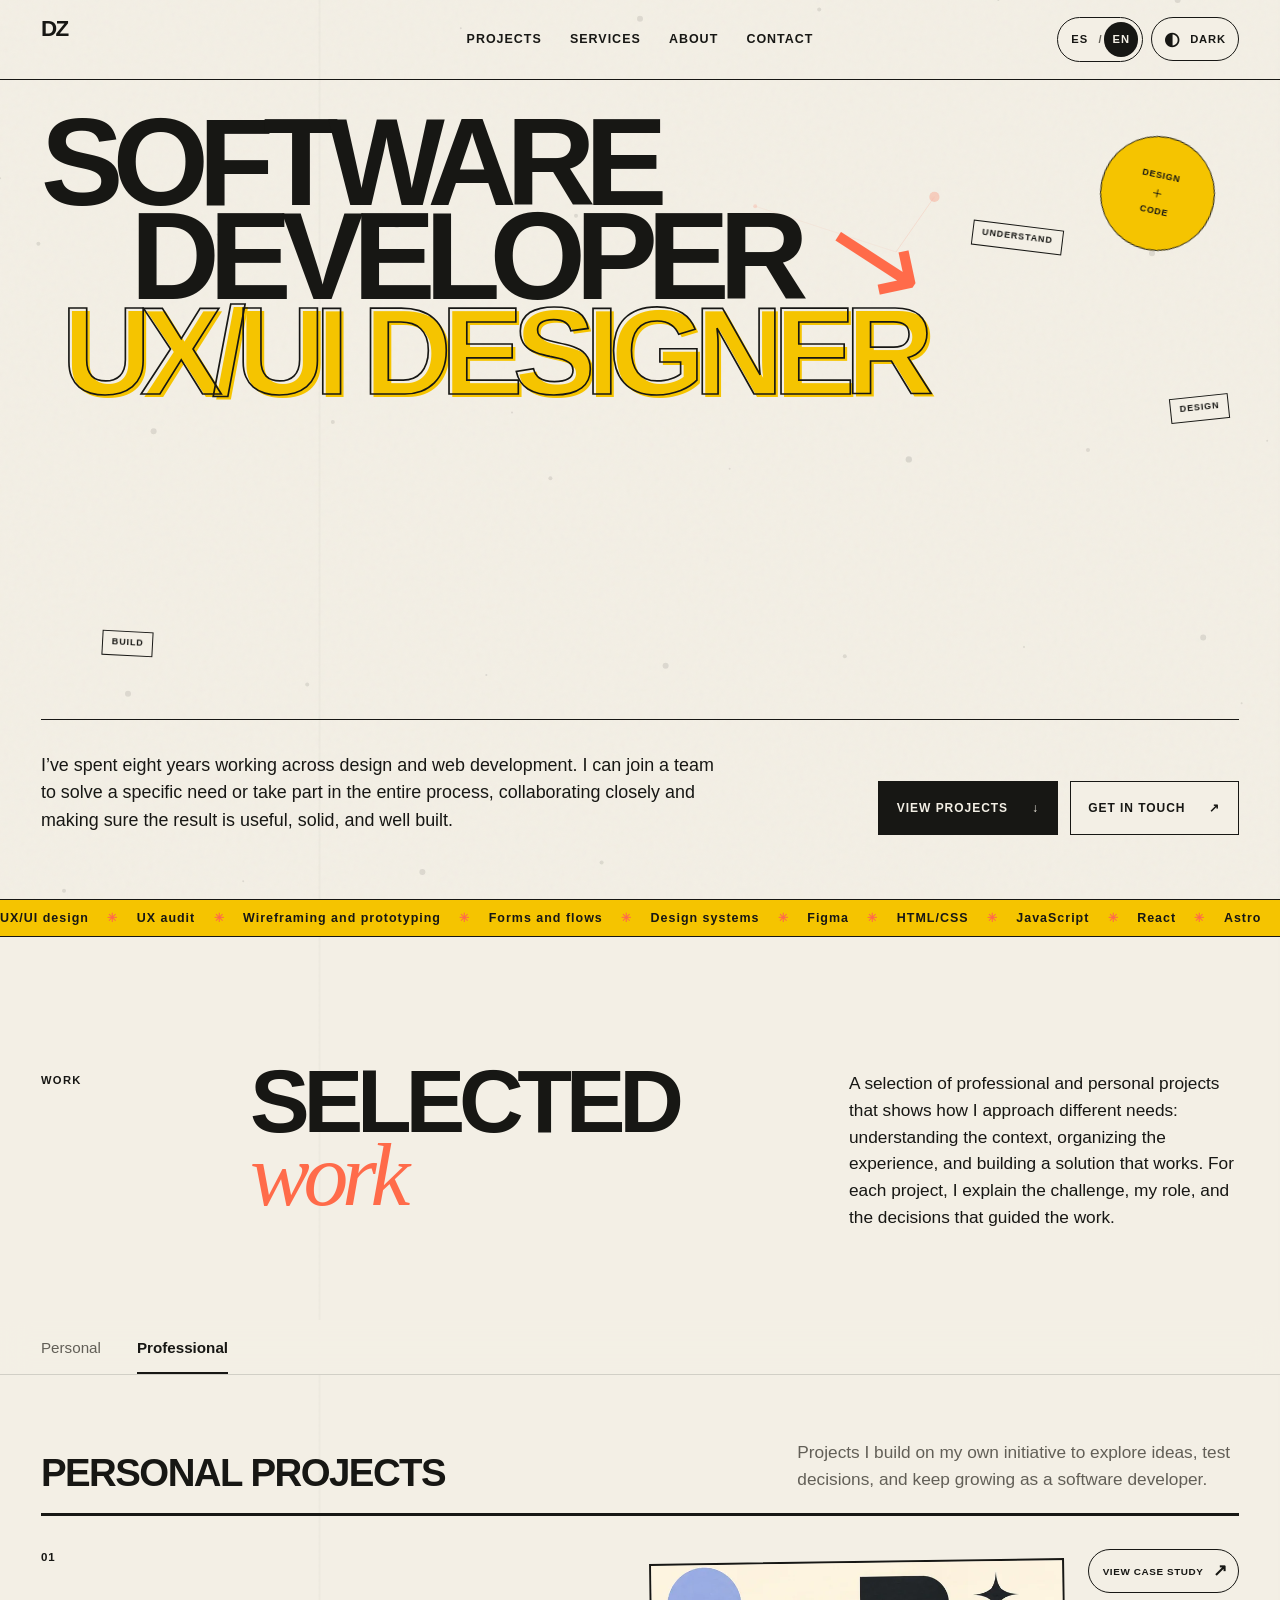
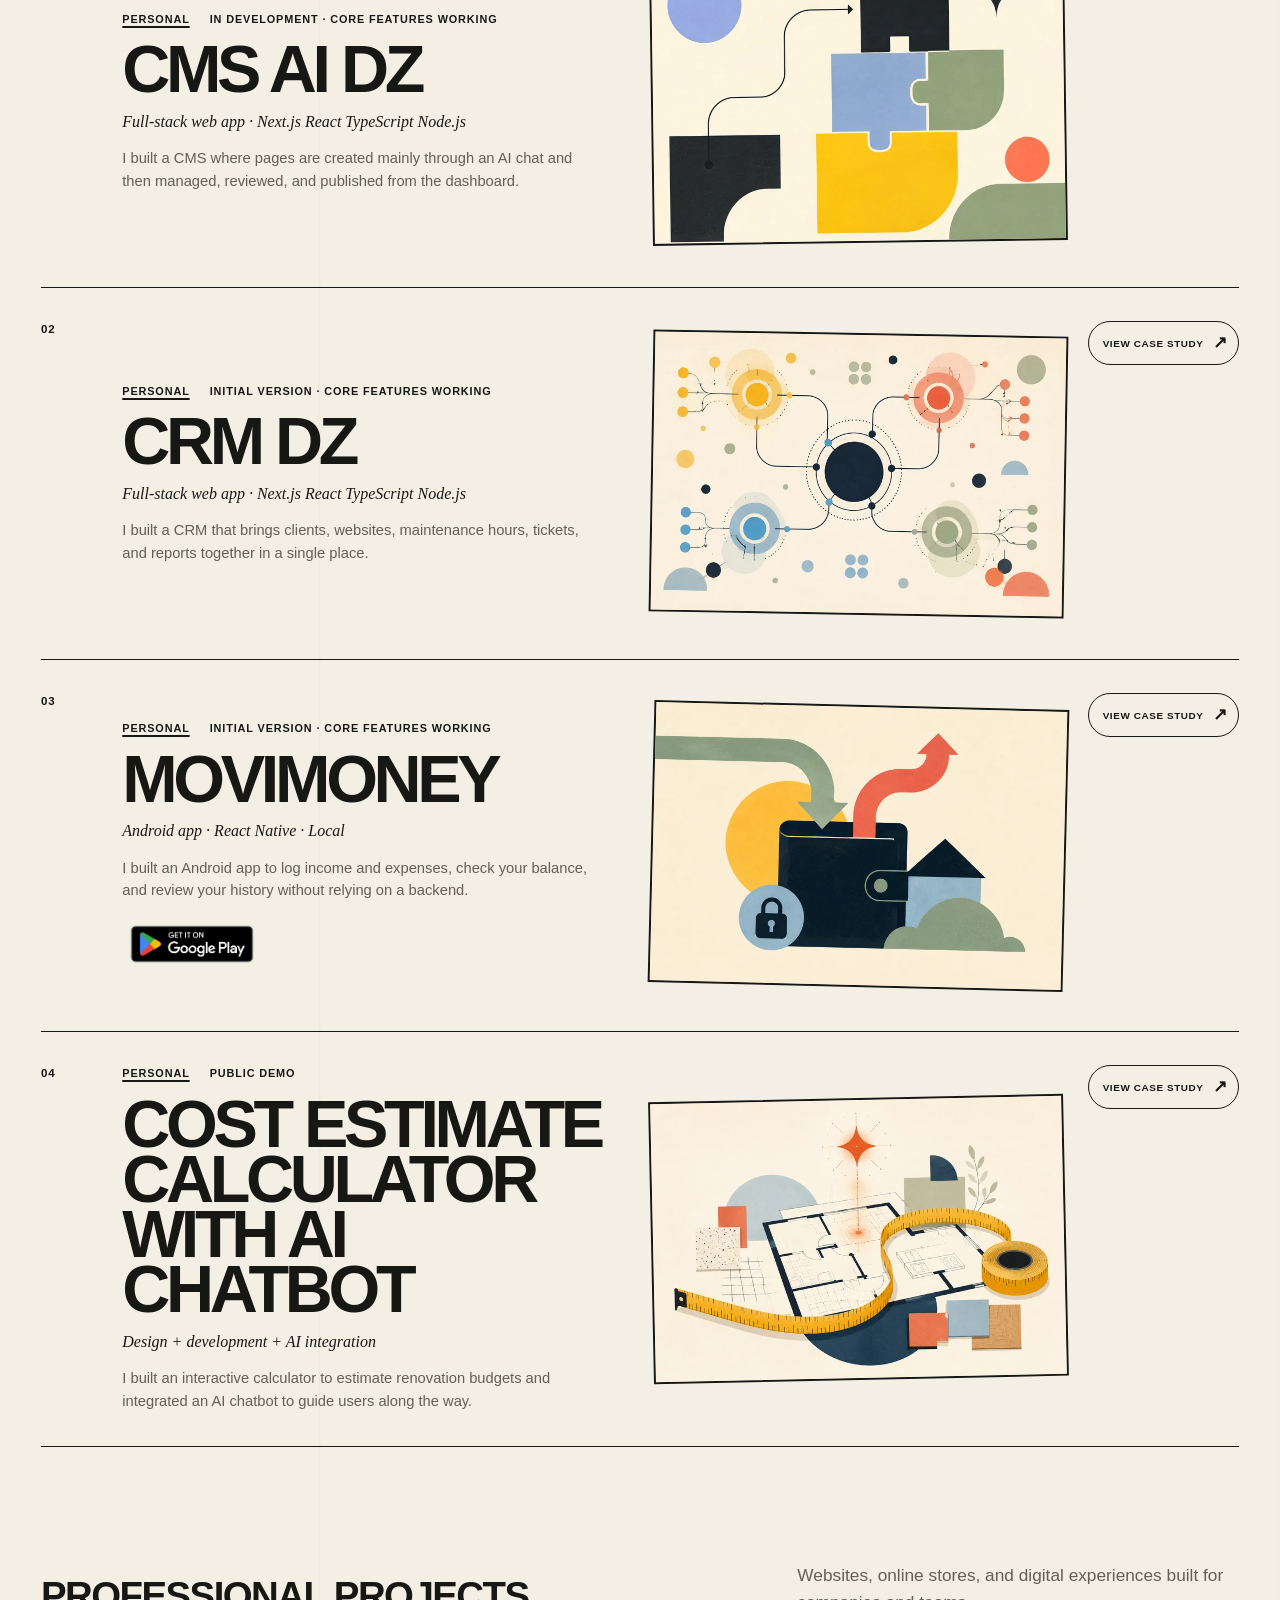
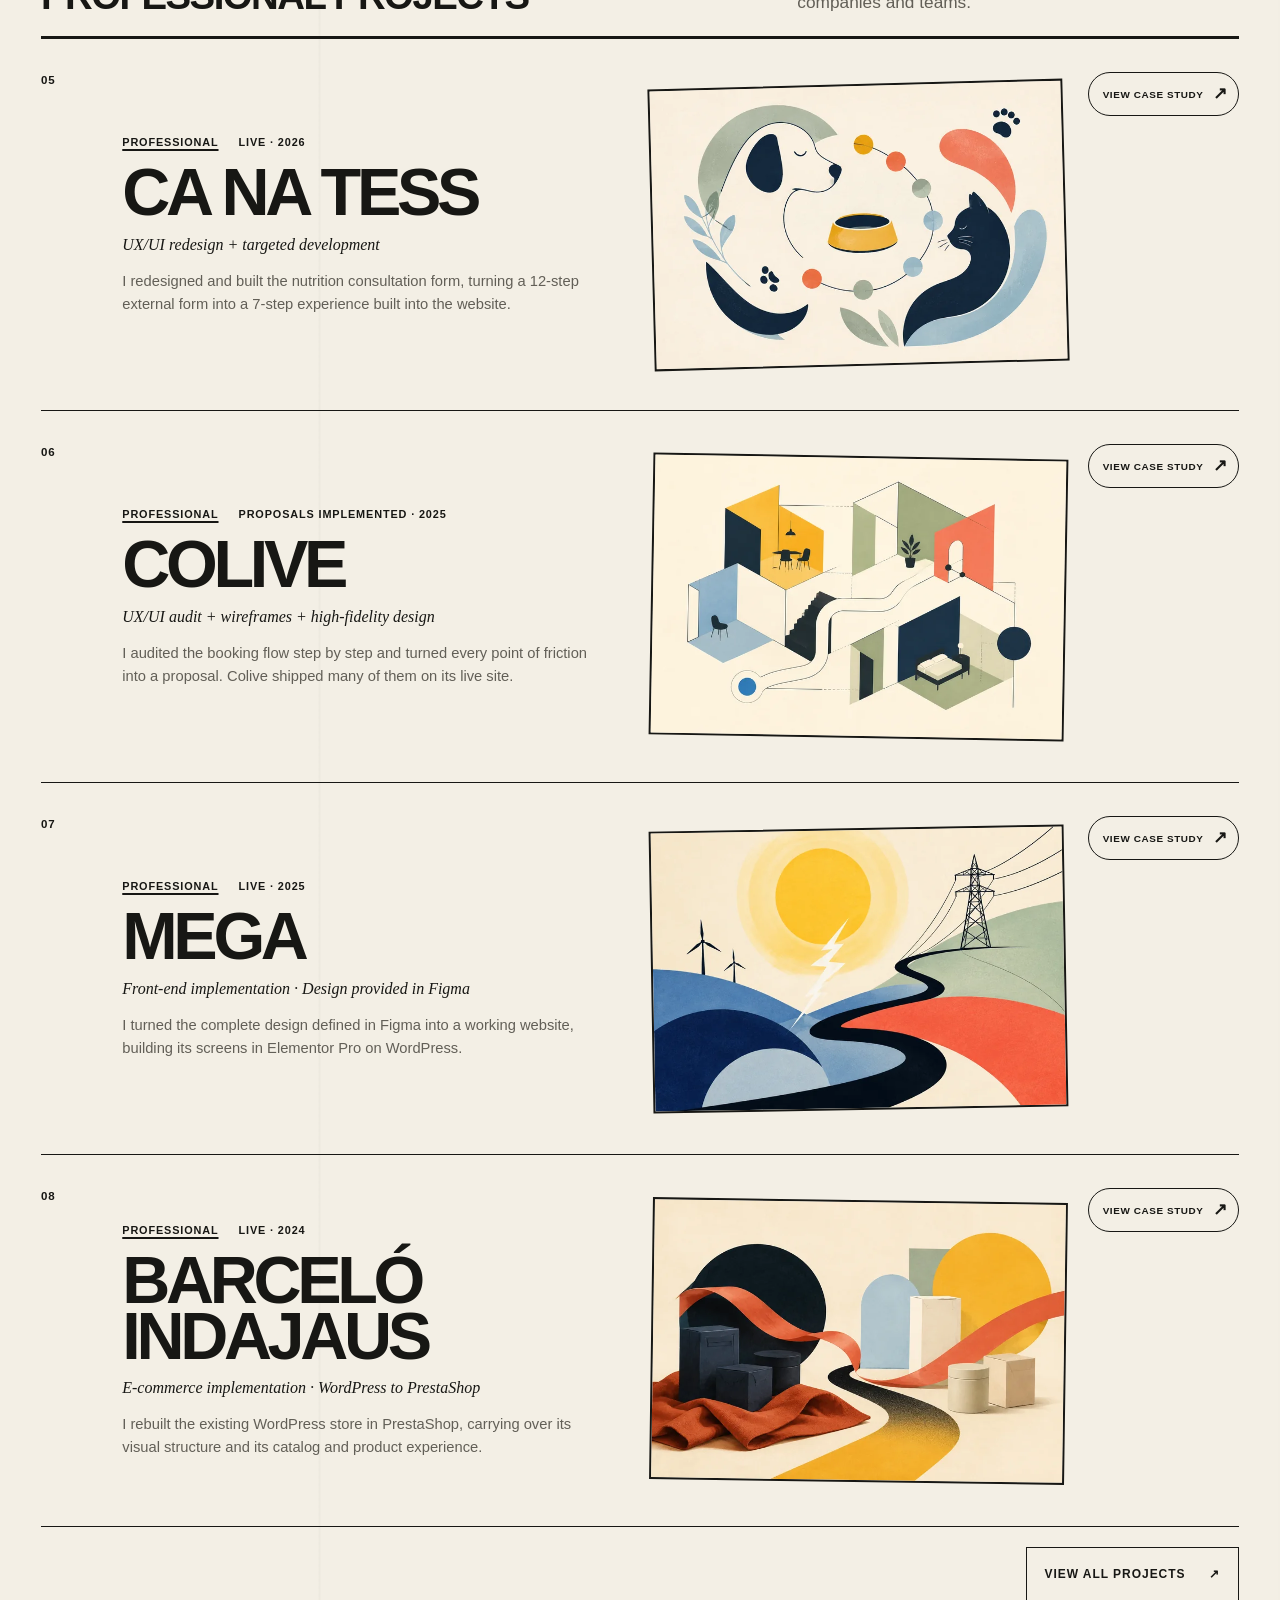
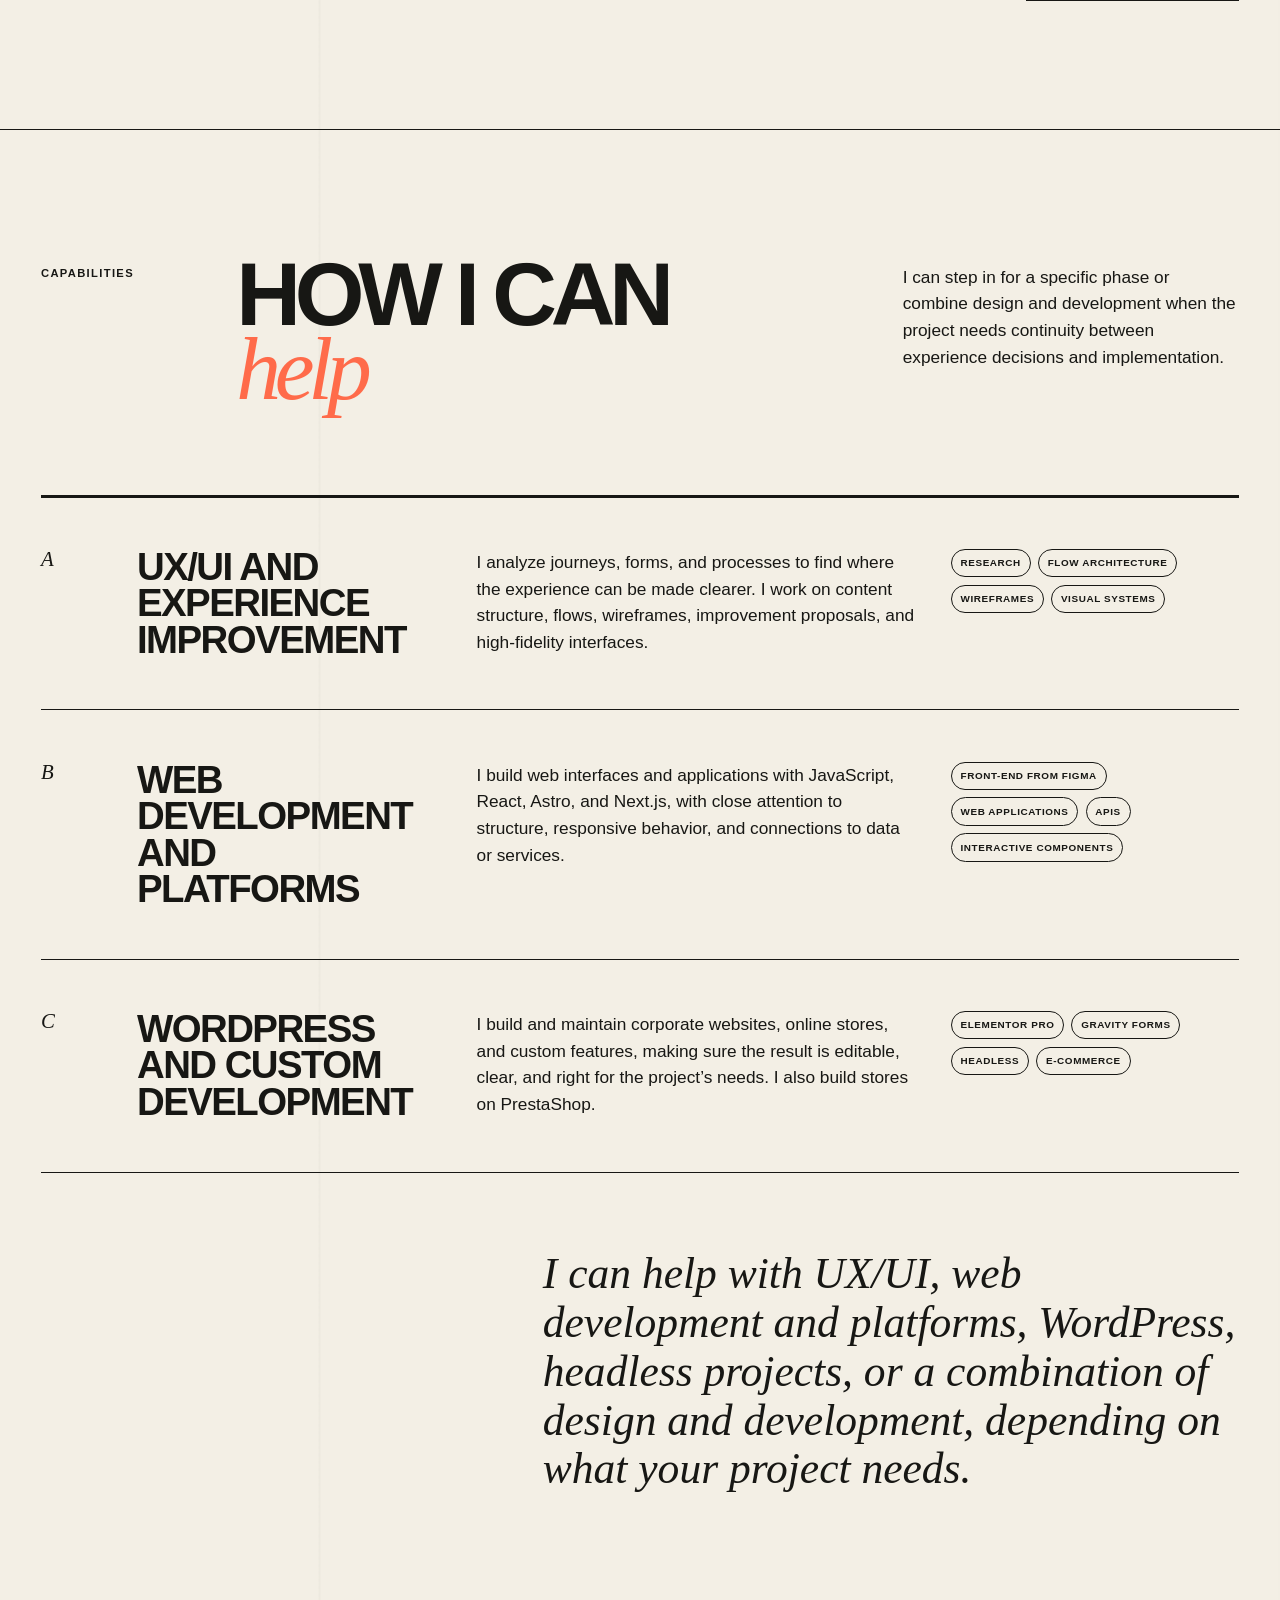
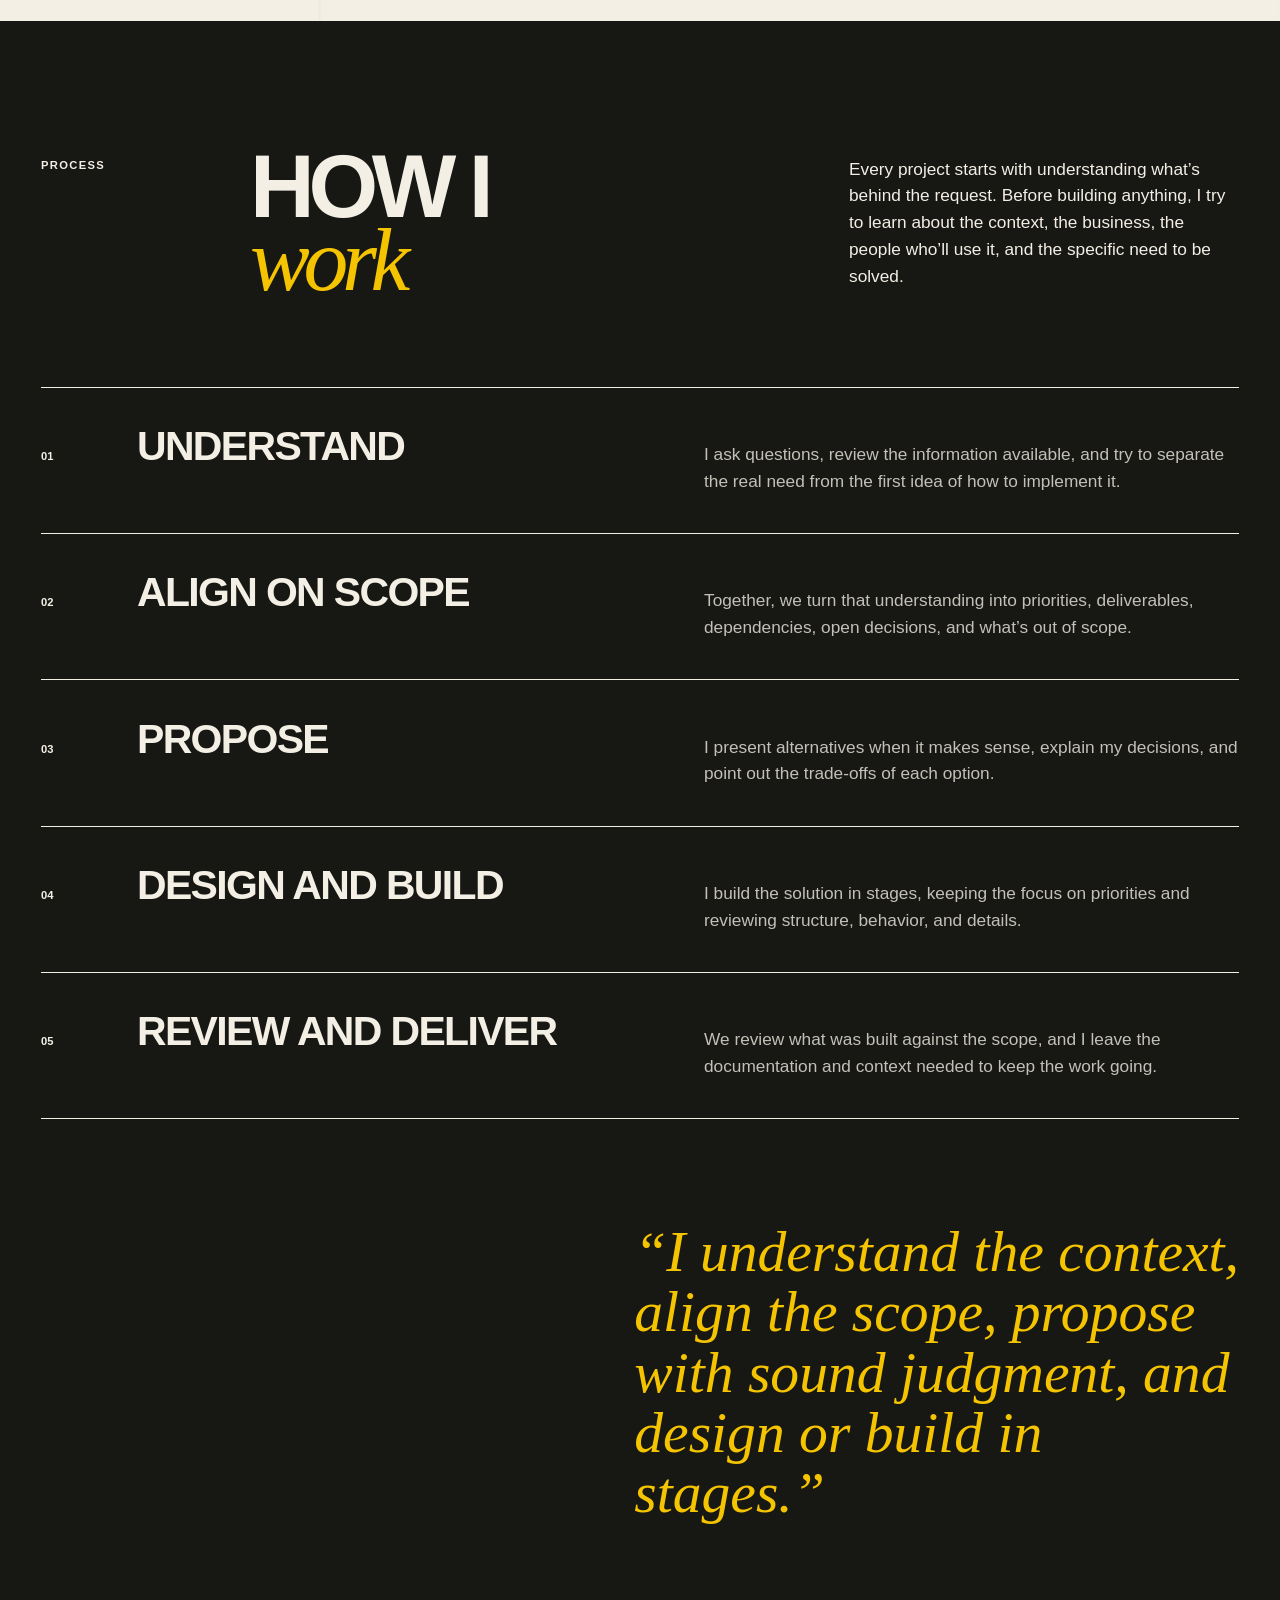
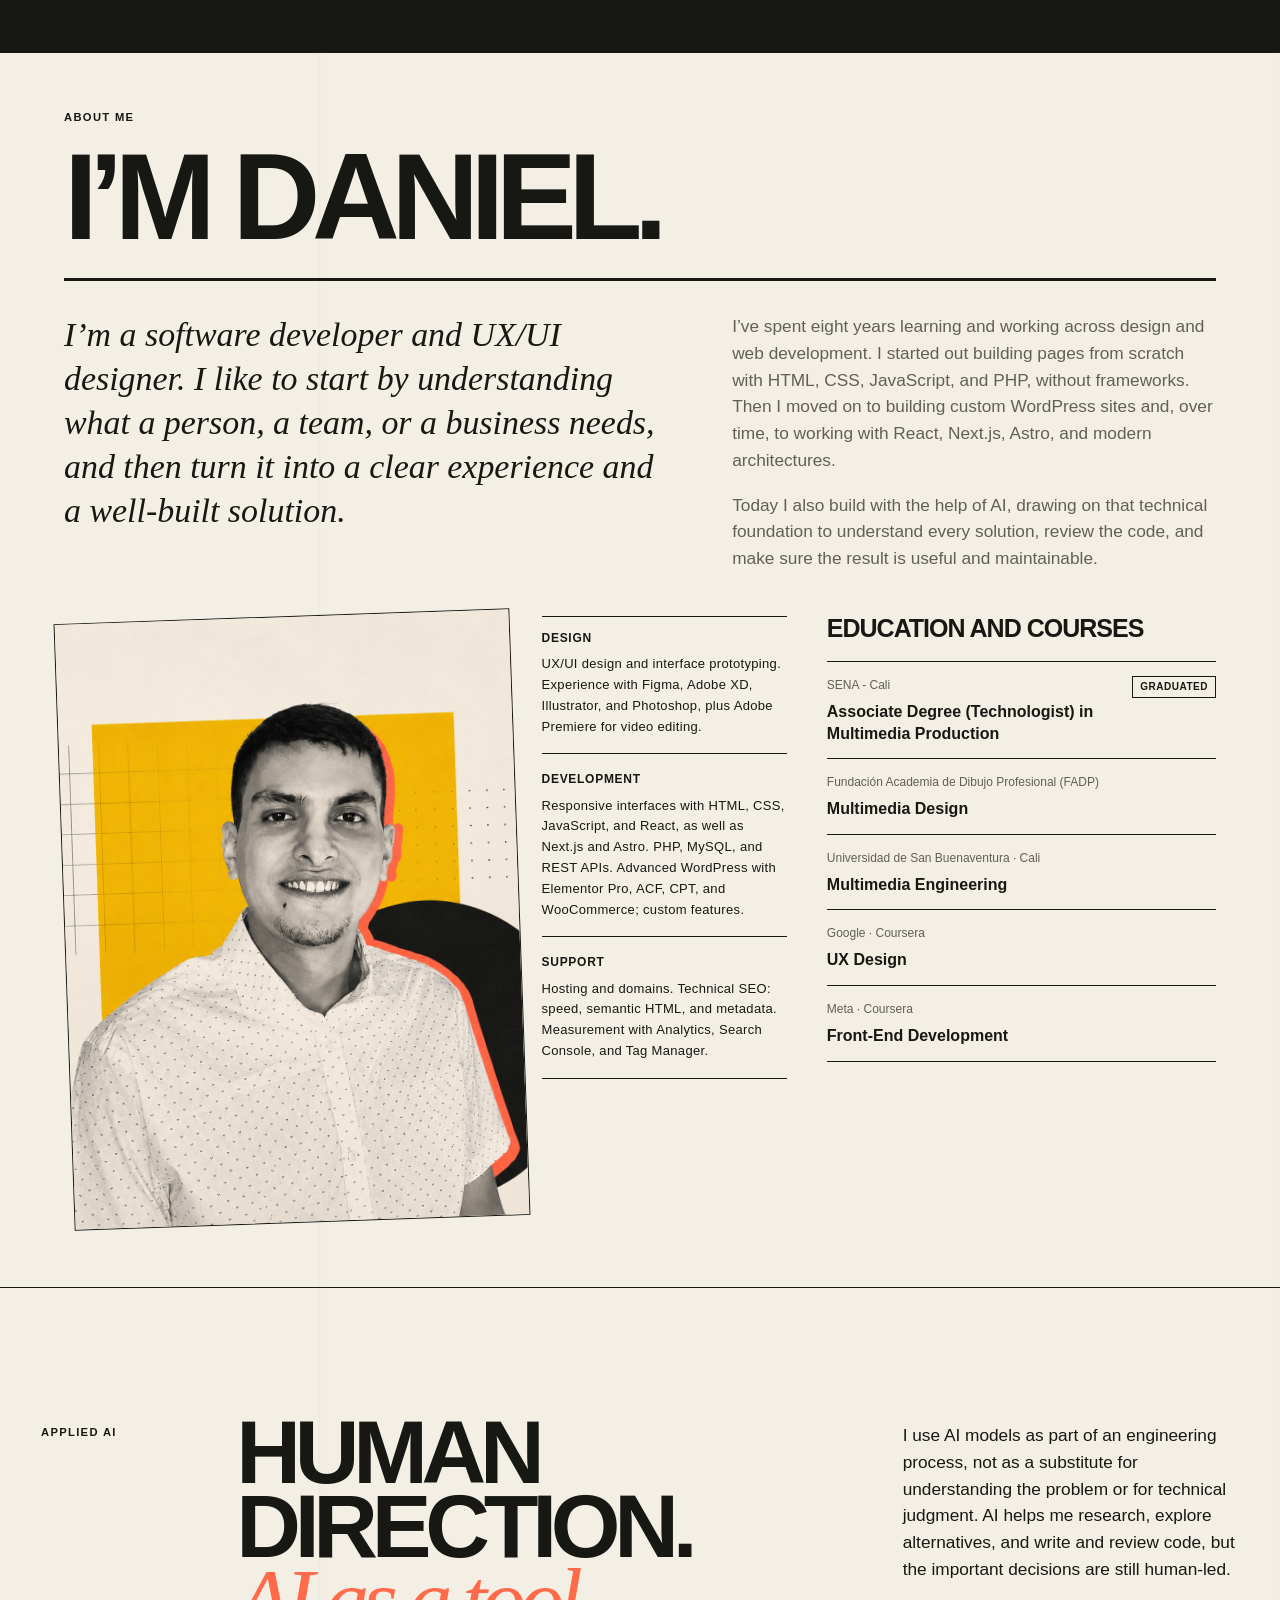
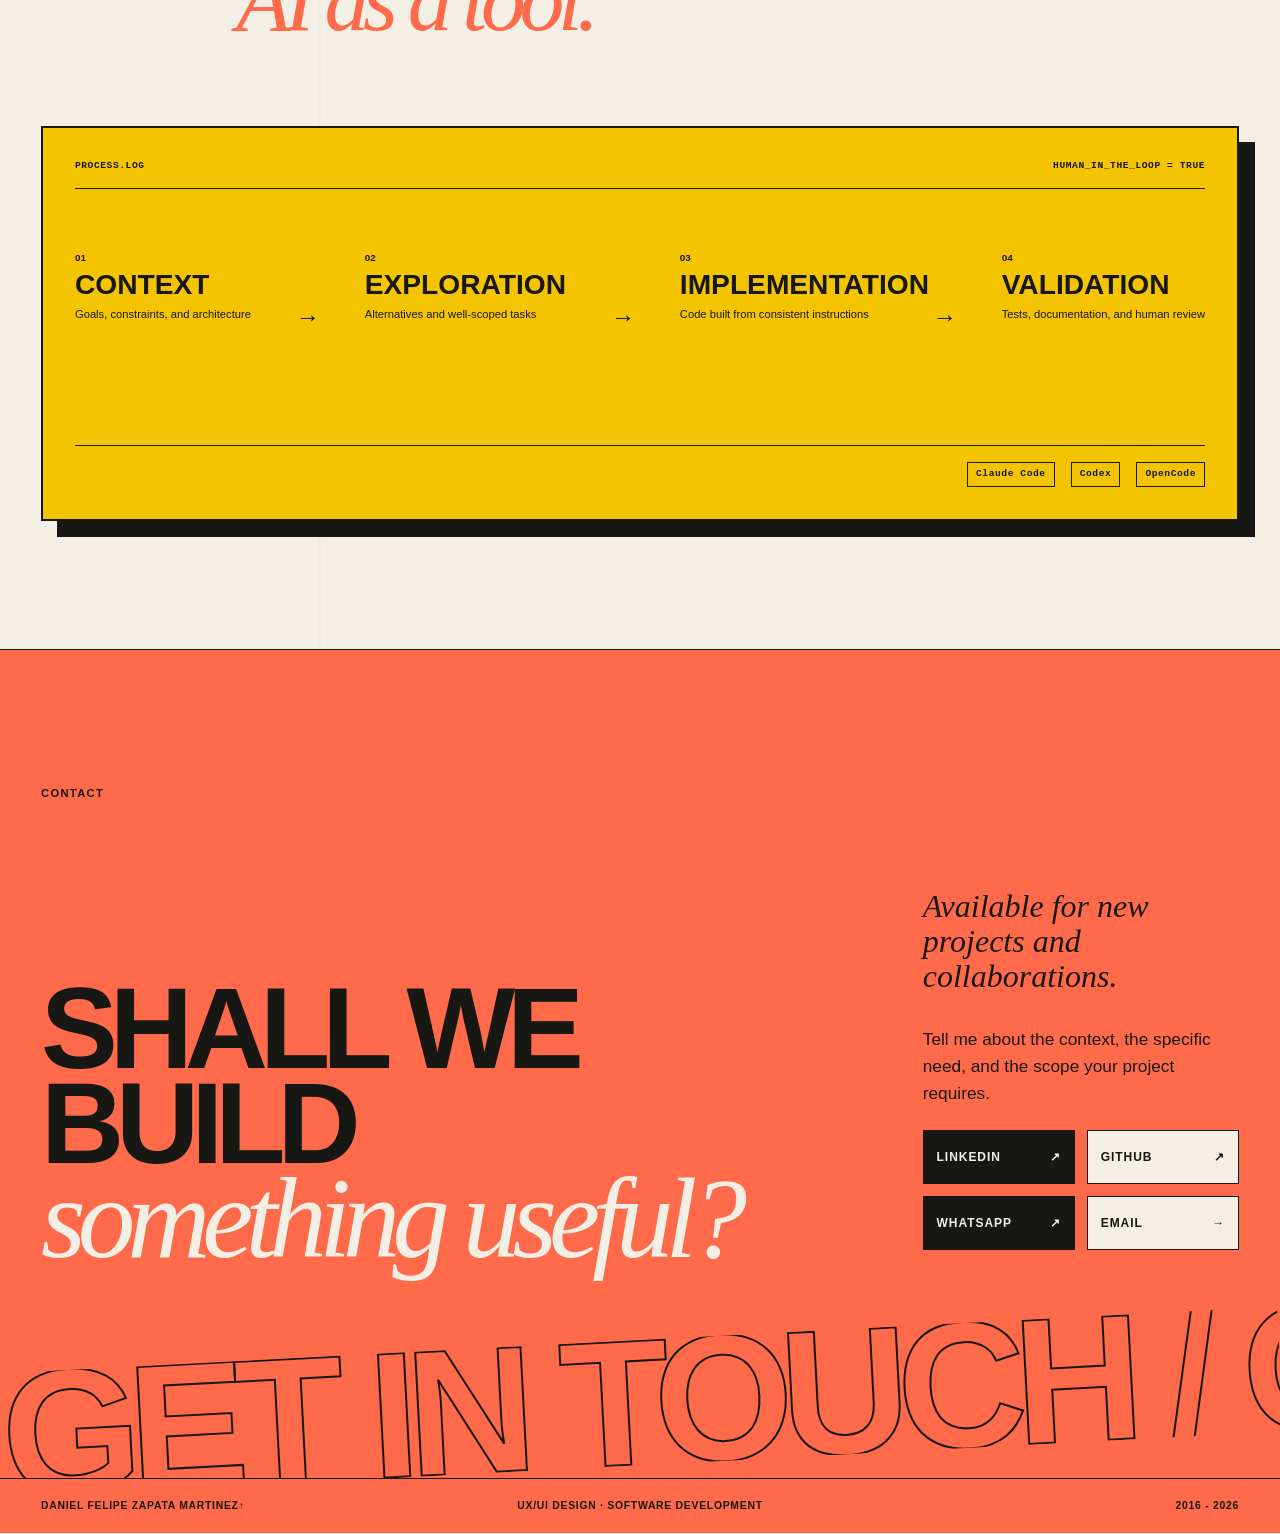
<file: en/index.html>
<!doctype html>
<html lang="en" data-theme="light">
<head>
  <meta charset="utf-8">
  <meta name="viewport" content="width=device-width, initial-scale=1">
  <meta name="description" content="Portfolio of Daniel, software developer and UX/UI designer. Professional and personal projects across design, web, and software.">
  <meta name="theme-color" content="#f3efe5">
  <title>Daniel — Software Developer and UX/UI Designer</title>
  <link rel="canonical" href="https://dfzm.github.io/en/">
  <link rel="alternate" hreflang="es" href="https://dfzm.github.io/">
  <link rel="alternate" hreflang="en" href="https://dfzm.github.io/en/">
  <link rel="alternate" hreflang="x-default" href="https://dfzm.github.io/">
  <meta property="og:locale" content="en_US">
  <meta property="og:locale:alternate" content="es_ES">
  <link rel="icon" type="image/png" href="../favicon.png">
  <link rel="stylesheet" href="../styles.css">
  <script src="../i18n/en.js" defer></script>
  <script src="../script.js" defer></script>
</head>
<body>
  <a class="skip-link" href="#content">Skip to content</a>

  <div class="scroll-progress" aria-hidden="true"><span></span></div>
  <div class="cursor cursor-dot" aria-hidden="true"></div>
  <div class="cursor cursor-ring" aria-hidden="true"><span>VIEW</span></div>

  <header class="site-header" id="top">
    <a class="wordmark magnetic" href="#top" aria-label="Daniel, back to top">
      <span>DZ</span>
    </a>
    <nav class="main-nav" aria-label="Main navigation">
      <a href="#projects">Projects</a>
      <a href="#services">Services</a>
      <a href="#about">About</a>
      <a href="#contact">Contact</a>
    </nav>
    <div class="header-actions">
      <nav class="lang-switch" aria-label="Language">
        <a class="lang-switch__item" href="../" hreflang="es" lang="es" aria-label="Ver en español" data-lang-switch>ES</a>
        <span class="lang-switch__divider" aria-hidden="true">/</span>
        <span class="lang-switch__item" aria-current="true" lang="en">EN</span>
      </nav>
      <button class="theme-toggle magnetic" type="button" aria-label="Switch to dark theme" aria-pressed="false">
        <span aria-hidden="true" class="theme-toggle__icon">◐</span>
        <span class="theme-toggle__text">Dark</span>
      </button>
    </div>
  </header>

  <main id="content">
    <section class="hero section-shell" aria-labelledby="hero-title">
      <canvas class="hero-field" id="hero-field" aria-hidden="true"></canvas>
      <div class="hero-noise" aria-hidden="true"></div>

      <div class="hero-title-wrap" data-tilt-zone>
        <h1 id="hero-title" class="hero-title reveal">
          <span>Software</span>
          <span>Developer <i aria-hidden="true">↘</i></span>
          <span class="hero-title__outline">UX/UI Designer</span>
        </h1>
        <div class="hero-stamp" aria-hidden="true">
          <span>Design</span><b>+</b><span>Code</span>
        </div>
      </div>

      <div class="hero-bottom reveal">
        <p class="hero-description">I’ve spent eight years working across design and web development. I can join a team to solve a specific need or take part in the entire process, collaborating closely and making sure the result is useful, solid, and well built.</p>
        <div class="hero-actions">
          <a class="button button--primary magnetic" href="#projects"><span>View projects</span><span aria-hidden="true">↓</span></a>
          <a class="button button--secondary magnetic" href="#contact"><span>Get in touch</span><span aria-hidden="true">↗</span></a>
        </div>
      </div>

      <div class="hero-orbit" aria-hidden="true">
        <span class="orbit-word orbit-word--one">UNDERSTAND</span>
        <span class="orbit-word orbit-word--two">DESIGN</span>
        <span class="orbit-word orbit-word--three">BUILD</span>
      </div>
    </section>

    <div class="ticker" aria-hidden="true">
      <div class="ticker__track">
        <span class="ticker__set" data-ticker-set>
          <span>UX/UI design</span><i>✳</i><span>UX audit</span><i>✳</i><span>Wireframing and prototyping</span><i>✳</i><span>Forms and flows</span><i>✳</i><span>Design systems</span><i>✳</i><span>Figma</span><i>✳</i><span>HTML/CSS</span><i>✳</i><span>JavaScript</span><i>✳</i><span>React</span><i>✳</i><span>Astro</span><i>✳</i><span>Next.js</span><i>✳</i><span>TypeScript</span><i>✳</i><span>Node.js</span><i>✳</i><span>React Native</span><i>✳</i><span>Full-stack development</span><i>✳</i><span>WordPress</span><i>✳</i><span>Headless architecture</span><i>✳</i><span>E-commerce</span><i>✳</i><span>PrestaShop</span><i>✳</i>
        </span>
      </div>
    </div>

    <section class="projects section-shell" id="projects" aria-labelledby="projects-title">
      <header class="section-heading reveal">
        <p class="eyebrow"> WORK</p>
        <h2 id="projects-title">Selected<br><em>work</em></h2>
        <p>A selection of professional and personal projects that shows how I approach different needs: understanding the context, organizing the experience, and building a solution that works. For each project, I explain the challenge, my role, and the decisions that guided the work.</p>
      </header>

      <div class="project-subnav__sentinel" aria-hidden="true"></div>
      <nav class="project-subnav" aria-label="Projects">
        <span class="project-subnav__label" aria-hidden="true">Projects <i>/</i></span>
        <div class="project-subnav__tabs">
          <a class="project-subnav__link" href="#personal-projects">Personal</a>
          <a class="project-subnav__link" href="#professional-projects">Professional</a>
        </div>
        <a class="project-subnav__top" href="#projects">↑ Top</a>
      </nav>

      <div class="project-group project-group--personal" id="personal-projects">
        <div class="project-group__heading reveal">
          <h3>Personal projects</h3>
          <p>Projects I build on my own initiative to explore ideas, test decisions, and keep growing as a software developer.</p>
        </div>

        <div class="project-list">

          <article class="project-card project-card--cms reveal" data-project-card="cms-propio">
            <div class="project-card__button">
              <span class="project-number">01</span>
              <div class="project-copy">
                <span class="project-meta"><span>Personal</span><span class="project-status">In development · Core features working</span></span>
              <h4 id="project-title-cms-propio">CMS AI DZ</h4>
                <span class="project-role"> Full-stack web app · Next.js React TypeScript Node.js</span>
                <span class="project-summary">I built a CMS where pages are created mainly through an AI chat and then managed, reviewed, and published from the dashboard.</span>
              </div>
              <span class="project-cover cover-cms" aria-hidden="true">
                <img src="../imgs proyectos/cms-ai-dz-1448w.webp" srcset="../imgs%20proyectos/cms-ai-dz-768w.webp 768w, ../imgs%20proyectos/cms-ai-dz-1448w.webp 1448w" sizes="(max-width: 720px) calc(100vw - 2rem), (max-width: 980px) max(15rem, calc(36.77vw - 68.58px)), (max-width: 1692px) max(19rem, calc(39.10vw - 85.67px)), (max-width: 1875px) max(19rem, calc(42.66vw - 145.82px)), max(19rem, calc(45.57vw - 178.64px))" alt="">
              </span>
              <button class="project-arrow" type="button" data-project="cms-propio" aria-labelledby="project-title-cms-propio project-cta-cms-propio"><span id="project-cta-cms-propio">View case study</span><b aria-hidden="true">↗</b></button>
            </div>
          </article>

          <article class="project-card project-card--crm reveal" data-project-card="crm-dz">
            <div class="project-card__button">
              <span class="project-number">02</span>
              <div class="project-copy">
                <span class="project-meta"><span>Personal</span><span class="project-status">Initial version · Core features working</span></span>
                <h4 id="project-title-crm-dz">CRM DZ</h4>
                <span class="project-role">Full-stack web app · Next.js React TypeScript Node.js</span>
                <span class="project-summary">I built a CRM that brings clients, websites, maintenance hours, tickets, and reports together in a single place.</span>
              </div>
              <span class="project-cover cover-crm" aria-hidden="true">
                <img src="../imgs proyectos/crm-dz-1536w.webp" srcset="../imgs%20proyectos/crm-dz-768w.webp 768w, ../imgs%20proyectos/crm-dz-1536w.webp 1536w" sizes="(max-width: 720px) calc(100vw - 2rem), (max-width: 980px) max(15rem, calc(36.77vw - 68.58px)), (max-width: 1692px) max(19rem, calc(39.10vw - 85.67px)), (max-width: 1875px) max(19rem, calc(42.66vw - 145.82px)), max(19rem, calc(45.57vw - 178.64px))" alt="">
              </span>
              <button class="project-arrow" type="button" data-project="crm-dz" aria-labelledby="project-title-crm-dz project-cta-crm-dz"><span id="project-cta-crm-dz">View case study</span><b aria-hidden="true">↗</b></button>
            </div>
          </article>

          <article class="project-card project-card--gastos reveal" data-project-card="movimoney">
            <div class="project-card__button">
              <span class="project-number">03</span>
              <div class="project-copy">
                <span class="project-meta"><span>Personal</span><span class="project-status">Initial version · Core features working</span></span>
                <h4 id="project-title-mis-gastos-local">MoviMoney</h4>
                <span class="project-role">Android app · React Native · Local</span>
                <span class="project-summary">I built an Android app to log income and expenses, check your balance, and review your history without relying on a backend.</span>
                <a class="project-store-link" href="https://play.google.com/store/apps/details?id=com.dzionix.misgastoslocal&amp;hl=en" target="_blank" rel="noopener noreferrer" aria-label="View MoviMoney on Google Play (opens in a new tab)">
                  <img src="../imgs proyectos/google-play-badge-en.png" alt="Get it on Google Play" width="646" height="250" loading="lazy">
                </a>
              </div>
              <span class="project-cover cover-gastos" aria-hidden="true">
                <img src="../imgs proyectos/mis-gastos-local-1536w.webp" srcset="../imgs%20proyectos/mis-gastos-local-768w.webp 768w, ../imgs%20proyectos/mis-gastos-local-1536w.webp 1536w" sizes="(max-width: 720px) calc(100vw - 2rem), (max-width: 980px) max(15rem, calc(36.77vw - 68.58px)), (max-width: 1692px) max(19rem, calc(39.10vw - 85.67px)), (max-width: 1875px) max(19rem, calc(42.66vw - 145.82px)), max(19rem, calc(45.57vw - 178.64px))" alt="">
              </span>
              <button class="project-arrow" type="button" data-project="movimoney" aria-labelledby="project-title-mis-gastos-local project-cta-mis-gastos-local"><span id="project-cta-mis-gastos-local">View case study</span><b aria-hidden="true">↗</b></button>
            </div>
          </article>

          <article class="project-card project-card--calculator reveal" data-project-card="calculadora-ia">
            <div class="project-card__button">
              <span class="project-number">04</span>
              <div class="project-copy">
                <span class="project-meta"><span>Personal</span><span class="project-status">Public demo</span></span>
                <h4 id="project-title-calculadora-ia" class="project-title--long">Cost estimate calculator with AI chatbot</h4>
                <span class="project-role">Design + development + AI integration</span>
                <span class="project-summary">I built an interactive calculator to estimate renovation budgets and integrated an AI chatbot to guide users along the way.</span>
              </div>
              <span class="project-cover cover-calculator" aria-hidden="true">
                <img src="../imgs proyectos/calculadora-de-presupuestos-con-chatbot-de-ia-1536w.webp" srcset="../imgs%20proyectos/calculadora-de-presupuestos-con-chatbot-de-ia-768w.webp 768w, ../imgs%20proyectos/calculadora-de-presupuestos-con-chatbot-de-ia-1536w.webp 1536w" sizes="(max-width: 720px) calc(100vw - 2rem), (max-width: 980px) max(15rem, calc(36.77vw - 68.58px)), (max-width: 1692px) max(19rem, calc(39.10vw - 85.67px)), (max-width: 1875px) max(19rem, calc(42.66vw - 145.82px)), max(19rem, calc(45.57vw - 178.64px))" alt="">
              </span>
              <button class="project-arrow" type="button" data-project="calculadora-ia" aria-labelledby="project-title-calculadora-ia project-cta-calculadora-ia"><span id="project-cta-calculadora-ia">View case study</span><b aria-hidden="true">↗</b></button>
            </div>
          </article>
        </div>
      </div>

      <div class="project-group project-group--professional" id="professional-projects">
        <div class="project-group__heading reveal">
          <h3>Professional projects</h3>
          <p>Websites, online stores, and digital experiences built for companies and teams.</p>
        </div>

        <div class="project-list">
          <article class="project-card project-card--canatess reveal" data-project-card="ca-na-tess">
            <div class="project-card__button">
              <span class="project-number">05</span>
              <div class="project-copy">
                <span class="project-meta"><span>Professional</span><span class="project-status">Live · 2026</span></span>
                <h4 id="project-title-ca-na-tess">Ca na Tess</h4>
                <span class="project-role">UX/UI redesign + targeted development</span>
                <span class="project-summary">I redesigned and built the nutrition consultation form, turning a 12-step external form into a 7-step experience built into the website.</span>
              </div>
              <span class="project-cover cover-form" aria-hidden="true">
                <img src="../imgs proyectos/ca-na-tess-1536w.webp" srcset="../imgs%20proyectos/ca-na-tess-768w.webp 768w, ../imgs%20proyectos/ca-na-tess-1536w.webp 1536w" sizes="(max-width: 720px) calc(100vw - 2rem), (max-width: 980px) max(15rem, calc(36.77vw - 68.58px)), (max-width: 1692px) max(19rem, calc(39.10vw - 85.67px)), (max-width: 1875px) max(19rem, calc(42.66vw - 145.82px)), max(19rem, calc(45.57vw - 178.64px))" alt="">
              </span>
              <button class="project-arrow" type="button" data-project="ca-na-tess" aria-labelledby="project-title-ca-na-tess project-cta-ca-na-tess"><span id="project-cta-ca-na-tess">View case study</span><b aria-hidden="true">↗</b></button>
            </div>
          </article>

          <article class="project-card project-card--colive reveal" data-project-card="colive">
            <div class="project-card__button">
              <span class="project-number">06</span>
              <div class="project-copy">
                <span class="project-meta"><span>Professional</span><span class="project-status">Proposals implemented · 2025</span></span>
                <h4 id="project-title-colive">Colive</h4>
                <span class="project-role">UX/UI audit + wireframes + high-fidelity design</span>
                <span class="project-summary">I audited the booking flow step by step and turned every point of friction into a proposal. Colive shipped many of them on its live site.</span>
              </div>
              <span class="project-cover cover-colive" aria-hidden="true">
                <img src="../imgs proyectos/colive-1536w.webp" srcset="../imgs%20proyectos/colive-768w.webp 768w, ../imgs%20proyectos/colive-1536w.webp 1536w" sizes="(max-width: 720px) calc(100vw - 2rem), (max-width: 980px) max(15rem, calc(36.77vw - 68.58px)), (max-width: 1692px) max(19rem, calc(39.10vw - 85.67px)), (max-width: 1875px) max(19rem, calc(42.66vw - 145.82px)), max(19rem, calc(45.57vw - 178.64px))" alt="">
              </span>
              <button class="project-arrow" type="button" data-project="colive" aria-labelledby="project-title-colive project-cta-colive"><span id="project-cta-colive">View case study</span><b aria-hidden="true">↗</b></button>
            </div>
          </article>

          <article class="project-card project-card--mega reveal" data-project-card="mega">
            <div class="project-card__button">
              <span class="project-number">07</span>
              <div class="project-copy">
                <span class="project-meta"><span>Professional</span><span class="project-status">Live · 2025</span></span>
                <h4 id="project-title-mega">Mega</h4>
                <span class="project-role">Front-end implementation · Design provided in Figma</span>
                <span class="project-summary">I turned the complete design defined in Figma into a working website, building its screens in Elementor Pro on WordPress.</span>
              </div>
              <span class="project-cover cover-mega" aria-hidden="true">
                <img src="../imgs proyectos/mega-1536w.webp" srcset="../imgs%20proyectos/mega-768w.webp 768w, ../imgs%20proyectos/mega-1536w.webp 1536w" sizes="(max-width: 720px) calc(100vw - 2rem), (max-width: 980px) max(15rem, calc(36.77vw - 68.58px)), (max-width: 1692px) max(19rem, calc(39.10vw - 85.67px)), (max-width: 1875px) max(19rem, calc(42.66vw - 145.82px)), max(19rem, calc(45.57vw - 178.64px))" alt="">
              </span>
              <button class="project-arrow" type="button" data-project="mega" aria-labelledby="project-title-mega project-cta-mega"><span id="project-cta-mega">View case study</span><b aria-hidden="true">↗</b></button>
            </div>
          </article>

          <article class="project-card project-card--barcelo reveal" data-project-card="barcelo-indajaus">
            <div class="project-card__button">
              <span class="project-number">08</span>
              <div class="project-copy">
                <span class="project-meta"><span>Professional</span><span class="project-status">Live · 2024</span></span>
                <h4 id="project-title-barcelo-indajaus">Barceló Indajaus</h4>
                <span class="project-role">E-commerce implementation · WordPress to PrestaShop</span>
                <span class="project-summary">I rebuilt the existing WordPress store in PrestaShop, carrying over its visual structure and its catalog and product experience.</span>
              </div>
              <span class="project-cover cover-shop" aria-hidden="true">
                <img src="../imgs proyectos/barcelo-indajaus-1536w.webp" srcset="../imgs%20proyectos/barcelo-indajaus-768w.webp 768w, ../imgs%20proyectos/barcelo-indajaus-1536w.webp 1536w" sizes="(max-width: 720px) calc(100vw - 2rem), (max-width: 980px) max(15rem, calc(36.77vw - 68.58px)), (max-width: 1692px) max(19rem, calc(39.10vw - 85.67px)), (max-width: 1875px) max(19rem, calc(42.66vw - 145.82px)), max(19rem, calc(45.57vw - 178.64px))" alt="">
              </span>
              <button class="project-arrow" type="button" data-project="barcelo-indajaus" aria-labelledby="project-title-barcelo-indajaus project-cta-barcelo-indajaus"><span id="project-cta-barcelo-indajaus">View case study</span><b aria-hidden="true">↗</b></button>
            </div>
          </article>
        </div>

        <div class="project-more reveal">
          <a class="button button--secondary magnetic" href="projects.html"><span>View all projects</span><span aria-hidden="true">↗</span></a>
        </div>
      </div>
    </section>

    <section class="services section-shell" id="services" aria-labelledby="services-title">
      <header class="section-heading section-heading--wide reveal">
        <p class="eyebrow"> CAPABILITIES</p>
        <h2 id="services-title">How I can<br><em>help</em></h2>
        <p>I can step in for a specific phase or combine design and development when the project needs continuity between experience decisions and implementation.</p>
      </header>

      <div class="service-stack">
        <article class="service-item reveal">
          <span class="service-index">A</span>
          <h3>UX/UI and experience improvement</h3>
          <p>I analyze journeys, forms, and processes to find where the experience can be made clearer. I work on content structure, flows, wireframes, improvement proposals, and high-fidelity interfaces.</p>
          <ul aria-label="UX/UI capabilities"><li>Research</li><li>Flow architecture</li><li>Wireframes</li><li>Visual systems</li></ul>
        </article>
        <article class="service-item reveal">
          <span class="service-index">B</span>
          <h3>Web development and platforms</h3>
          <p>I build web interfaces and applications with JavaScript, React, Astro, and Next.js, with close attention to structure, responsive behavior, and connections to data or services.</p>
          <ul aria-label="Development capabilities"><li>Front-end from Figma</li><li>Web applications</li><li>APIs</li><li>Interactive components</li></ul>
        </article>
        <article class="service-item reveal">
          <span class="service-index">C</span>
          <h3>WordPress and custom development</h3>
          <p>I build and maintain corporate websites, online stores, and custom features, making sure the result is editable, clear, and right for the project’s needs. I also build stores on PrestaShop.</p>
          <ul aria-label="WordPress capabilities"><li>Elementor Pro</li><li>Gravity Forms</li><li>Headless</li><li>E-commerce</li></ul>
        </article>
      </div>

      <p class="service-note reveal">I can help with UX/UI, web development and platforms, WordPress, headless projects, or a combination of design and development, depending on what your project needs.</p>
    </section>

    <section class="workflow section-shell" id="process" aria-labelledby="workflow-title">
      <header class="section-heading reveal">
        <p class="eyebrow"> PROCESS</p>
        <h2 id="workflow-title">How I<br><em>work</em></h2>
        <p>Every project starts with understanding what’s behind the request. Before building anything, I try to learn about the context, the business, the people who’ll use it, and the specific need to be solved.</p>
      </header>

      <ol class="workflow-list">
        <li class="reveal"><span>01</span><h3>Understand</h3><p>I ask questions, review the information available, and try to separate the real need from the first idea of how to implement it.</p></li>
        <li class="reveal"><span>02</span><h3>Align on scope</h3><p>Together, we turn that understanding into priorities, deliverables, dependencies, open decisions, and what’s out of scope.</p></li>
        <li class="reveal"><span>03</span><h3>Propose</h3><p>I present alternatives when it makes sense, explain my decisions, and point out the trade-offs of each option.</p></li>
        <li class="reveal"><span>04</span><h3>Design and build</h3><p>I build the solution in stages, keeping the focus on priorities and reviewing structure, behavior, and details.</p></li>
        <li class="reveal"><span>05</span><h3>Review and deliver</h3><p>We review what was built against the scope, and I leave the documentation and context needed to keep the work going.</p></li>
      </ol>

      <blockquote class="process-quote reveal">“I understand the context, align the scope, propose with sound judgment, and design or build in stages.”</blockquote>
    </section>

    <section class="about section-shell" id="about" aria-labelledby="about-title"><header class="about-heading reveal"><p class="eyebrow"> ABOUT ME</p><h2 id="about-title">I’m Daniel.</h2></header><div class="about-opening reveal"><p class="about-lead">I’m a software developer and UX/UI designer. I like to start by understanding what a person, a team, or a business needs, and then turn it into a clear experience and a well-built solution.</p><div class="about-body-copy"><p>I’ve spent eight years learning and working across design and web development. I started out building pages from scratch with HTML, CSS, JavaScript, and PHP, without frameworks. Then I moved on to building custom WordPress sites and, over time, to working with React, Next.js, Astro, and modern architectures.</p><p>Today I also build with the help of AI, drawing on that technical foundation to understand every solution, review the code, and make sure the result is useful and maintainable.</p></div></div><div class="about-lower reveal"><div class="about-profile"><figure class="about-portrait" aria-hidden="true"><img src="../Daniel Felipe Zapata Martinez.png" alt=""></figure><div class="timeline" aria-label="How I connect design and development"><span><b>DESIGN</b> UX/UI design and interface prototyping. Experience with Figma, Adobe XD, Illustrator, and Photoshop, plus Adobe Premiere for video editing.</span><span><b>DEVELOPMENT</b> Responsive interfaces with HTML, CSS, JavaScript, and React, as well as Next.js and Astro. PHP, MySQL, and REST APIs. Advanced WordPress with Elementor Pro, ACF, CPT, and WooCommerce; custom features.</span><span><b>SUPPORT</b> Hosting and domains. Technical SEO: speed, semantic HTML, and metadata. Measurement with Analytics, Search Console, and Tag Manager.</span></div></div><section class="about-education" aria-labelledby="education-title">
          <h3 id="education-title">Education and courses</h3>
          <ul class="education-list">
            <li class="education-list__item">
              <div class="education-list__details">
                <p class="education-list__institution">SENA - Cali</p>
                <h4>Associate Degree (Technologist) in Multimedia Production</h4>
              </div>
              <span class="education-list__status">Graduated</span>
            </li>
            <li class="education-list__item">
              <div class="education-list__details">
                <p class="education-list__institution">Fundación Academia de Dibujo Profesional (FADP)</p>
                <h4>Multimedia Design</h4>
              </div>
            </li>
            <li class="education-list__item">
              <div class="education-list__details">
                <p class="education-list__institution">Universidad de San Buenaventura · Cali</p>
                <h4>Multimedia Engineering</h4>
              </div>
            </li>
            <li class="education-list__item">
              <div class="education-list__details">
                <p class="education-list__institution">Google · Coursera</p>
                <h4>UX Design</h4>
              </div>
            </li>
            <li class="education-list__item">
              <div class="education-list__details">
                <p class="education-list__institution">Meta · Coursera</p>
                <h4>Front-End Development</h4>
              </div>
            </li>
          </ul>
        </section></div></section>

    <section class="ai-section section-shell" id="ai" aria-labelledby="ai-title">
      <header class="section-heading section-heading--wide reveal">
        <p class="eyebrow"> APPLIED AI</p>
        <h2 id="ai-title">Human direction.<br><em>AI as a tool.</em></h2>
        <p>I use AI models as part of an engineering process, not as a substitute for understanding the problem or for technical judgment. AI helps me research, explore alternatives, and write and review code, but the important decisions are still human-led.</p>
      </header>

      <div class="ai-console reveal" data-tilt-zone>
        <div class="ai-console__top"><span>PROCESS.LOG</span><span>HUMAN_IN_THE_LOOP = TRUE</span></div>
        <div class="ai-console__flow" aria-label="AI-assisted development process">
          <div><span>01</span><b>Context</b><small>Goals, constraints, and architecture</small></div>
          <i aria-hidden="true">→</i>
          <div><span>02</span><b>Exploration</b><small>Alternatives and well-scoped tasks</small></div>
          <i aria-hidden="true">→</i>
          <div><span>03</span><b>Implementation</b><small>Code built from consistent instructions</small></div>
          <i aria-hidden="true">→</i>
          <div><span>04</span><b>Validation</b><small>Tests, documentation, and human review</small></div>
        </div>
        <div class="ai-console__bottom"><span>Claude Code</span><span>Codex</span><span>OpenCode</span></div>
      </div>
    </section>

    <section class="contact section-shell" id="contact" aria-labelledby="contact-title">
      <p class="eyebrow reveal"> CONTACT</p>
      <div class="contact-grid">
        <h2 id="contact-title" class="reveal">Shall we build<br><em>something useful?</em></h2>
        <div class="contact-copy reveal">
          <p>Available for new projects and collaborations.</p>
          <p>Tell me about the context, the specific need, and the scope your project requires.</p>
          <div class="contact-actions">
            <a class="button button--primary magnetic" href="https://www.linkedin.com/in/daniel-zapata-m/" target="_blank" rel="noopener noreferrer" aria-label="Open LinkedIn profile (opens in a new tab)"><span>LinkedIn</span><span aria-hidden="true">↗</span></a>
            <a class="button button--secondary magnetic" href="https://github.com/dfzm" target="_blank" rel="noopener noreferrer" aria-label="Open GitHub profile (opens in a new tab)"><span>GitHub</span><span aria-hidden="true">↗</span></a>
            <a class="button button--primary magnetic" href="https://wa.me/34644568156" target="_blank" rel="noopener noreferrer" aria-label="Start a WhatsApp chat (opens in a new tab)"><span>WhatsApp</span><span aria-hidden="true">↗</span></a>
            <a class="button button--secondary magnetic" href="mailto:danielzapatam93@gmail.com"><span>Email</span><span aria-hidden="true">→</span></a>
          </div>
        </div>
      </div>
      <div class="contact-marquee" aria-hidden="true"><span>GET IN TOUCH / GET IN TOUCH / GET IN TOUCH /</span></div>
    </section>
  </main>

  <footer class="site-footer section-shell">
    <a href="#top">Daniel Felipe Zapata Martinez<span aria-hidden="true">↑</span></a>
    <p>UX/UI Design · Software Development</p>
    <p> 2016 - 2026 </p>
  </footer>

  <dialog class="project-dialog" id="project-dialog" aria-labelledby="dialog-title">
    <div class="dialog-shell">
      <header class="dialog-header">
        <span class="dialog-project-index" aria-hidden="true">CASE / <b id="dialog-index">01</b></span>
        <button class="dialog-close magnetic" type="button" aria-label="Close case study">
          <span>Close</span><b aria-hidden="true">×</b>
        </button>
      </header>
      <div class="dialog-content" id="dialog-content"></div>
    </div>
  </dialog>

  <dialog class="lightbox" id="lightbox" aria-label="Enlarged image viewer">
    <div class="lightbox__shell">
      <header class="lightbox__bar">
        <span class="lightbox__label" id="lightbox-label"></span>
        <span class="lightbox__nav">
          <button class="lightbox__step" type="button" data-lightbox-prev aria-label="Previous image"><span aria-hidden="true">←</span></button>
          <span class="lightbox__counter" id="lightbox-counter"></span>
          <button class="lightbox__step" type="button" data-lightbox-next aria-label="Next image"><span aria-hidden="true">→</span></button>
        </span>
        <button class="lightbox__close" type="button" data-lightbox-close aria-label="Close image viewer">
          <span>Close</span><b aria-hidden="true">×</b>
        </button>
      </header>
      <div class="lightbox__stage"><img id="lightbox-image" alt=""></div>
      <p class="lightbox__caption" id="lightbox-caption"></p>
    </div>
  </dialog>

  <div class="sr-only" id="announcer" aria-live="polite" aria-atomic="true"></div>
</body>
</html>
</file>
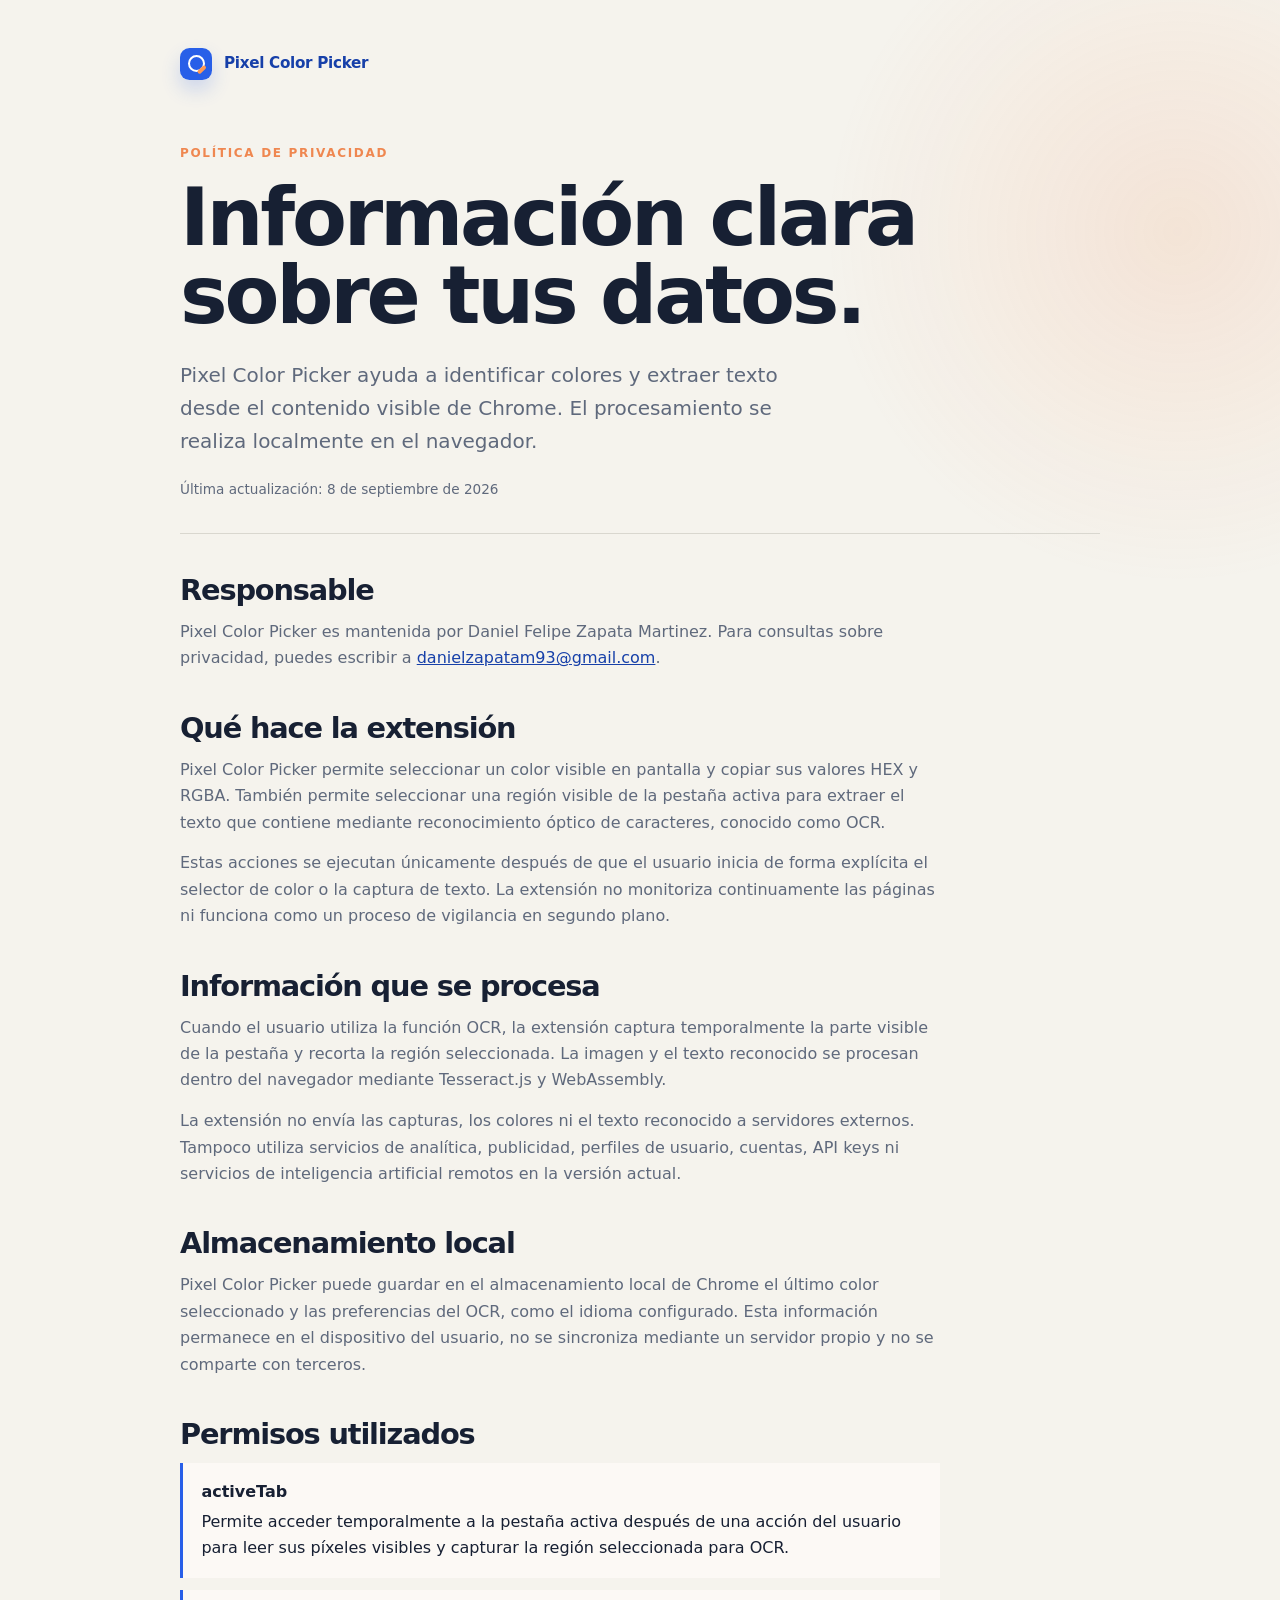
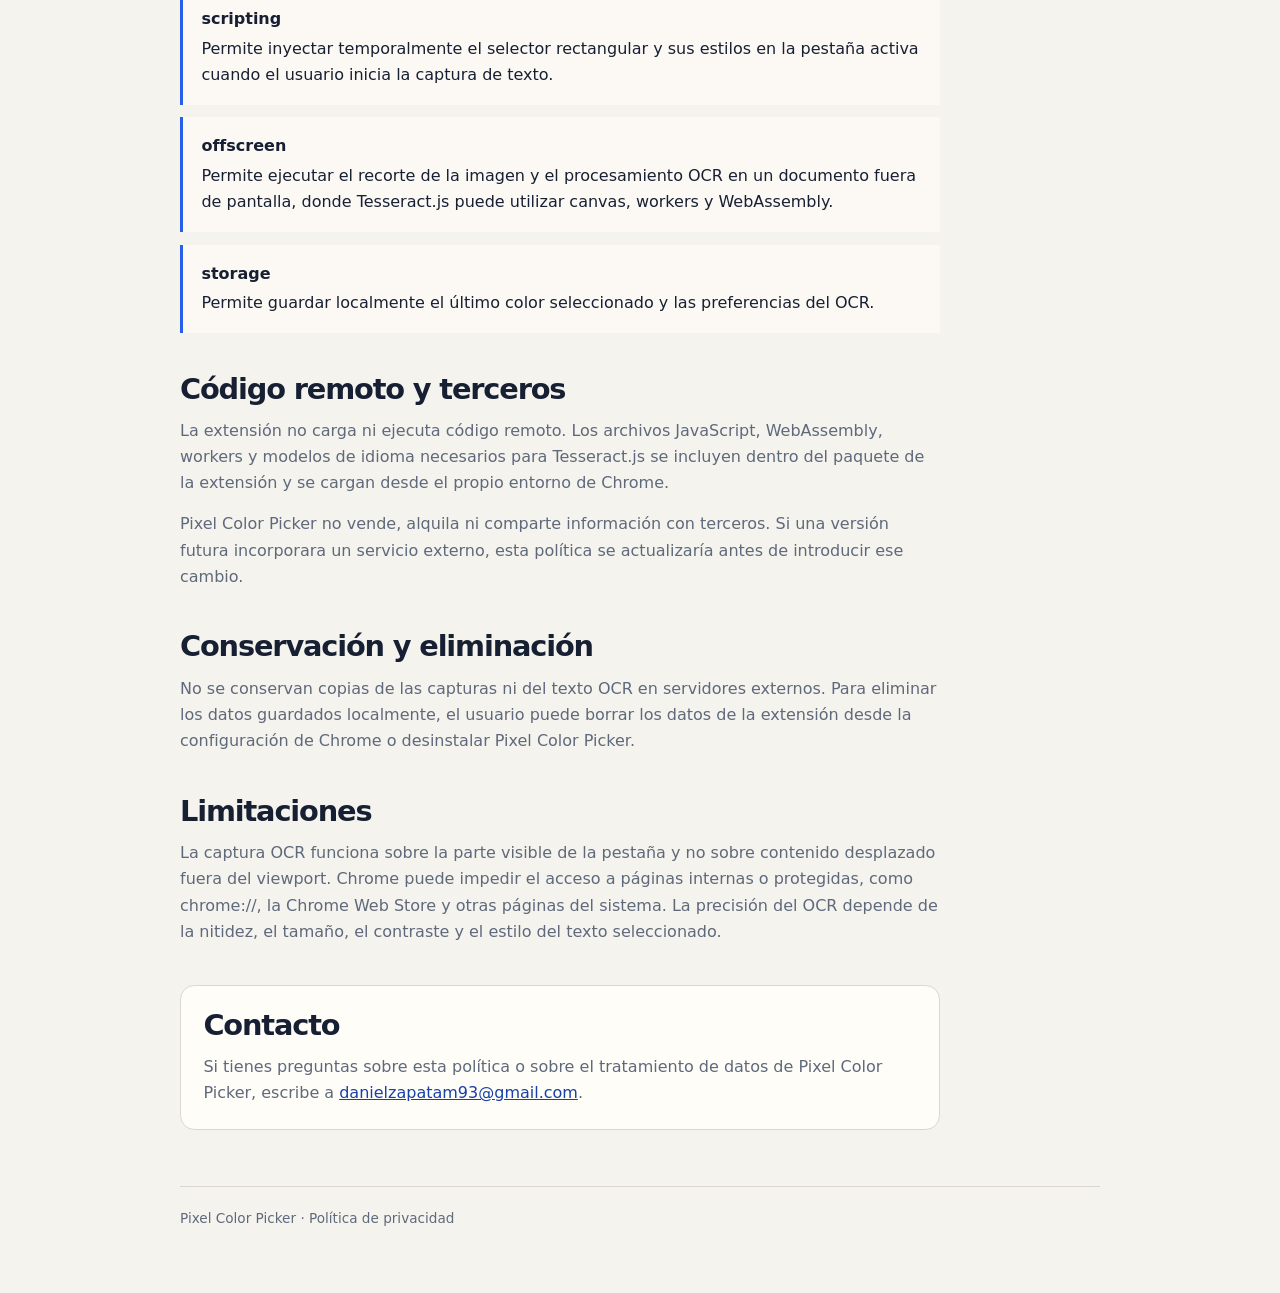
<file: privacy-policy.html>
<!doctype html>
<html lang="es">
  <head>
    <meta charset="UTF-8" />
    <meta name="viewport" content="width=device-width, initial-scale=1" />
    <meta
      name="description"
      content="Política de privacidad de Pixel Color Picker, extensión de Chrome para identificar colores y extraer texto mediante OCR local."
    />
    <meta name="robots" content="index, follow" />
    <title>Política de privacidad | Pixel Color Picker</title>
    <style>
      :root {
        color-scheme: light;
        --paper: #f5f3ed;
        --surface: #fffdf8;
        --ink: #172033;
        --muted: #5f697c;
        --line: #d9d7cf;
        --accent: #285fe8;
        --accent-dark: #1740a9;
        --warm: #ef8750;
      }

      * {
        box-sizing: border-box;
      }

      html {
        background: var(--paper);
      }

      body {
        min-width: 320px;
        margin: 0;
        background:
          radial-gradient(circle at 92% 8%, rgba(239, 135, 80, 0.14), transparent 22rem),
          var(--paper);
        color: var(--ink);
        font-family: "Segoe UI", system-ui, -apple-system, BlinkMacSystemFont, sans-serif;
        line-height: 1.65;
      }

      a {
        color: var(--accent-dark);
      }

      .page {
        width: min(100% - 2rem, 920px);
        margin: 0 auto;
        padding: 3rem 0 4rem;
      }

      .brand {
        display: inline-flex;
        align-items: center;
        gap: 0.75rem;
        color: var(--accent-dark);
        font-size: 0.95rem;
        font-weight: 750;
        letter-spacing: -0.02em;
      }

      .mark {
        position: relative;
        width: 2rem;
        height: 2rem;
        overflow: hidden;
        border-radius: 0.6rem;
        background: var(--accent);
        box-shadow: 0 0.6rem 1.2rem rgba(40, 95, 232, 0.2);
      }

      .mark::before {
        position: absolute;
        top: 0.42rem;
        left: 0.48rem;
        width: 0.82rem;
        height: 0.82rem;
        border: 0.16rem solid #fff;
        border-radius: 50%;
        content: "";
      }

      .mark::after {
        position: absolute;
        right: 0.25rem;
        bottom: 0.3rem;
        width: 0.6rem;
        height: 0.24rem;
        border-radius: 999px;
        background: #ff9953;
        content: "";
        transform: rotate(-42deg);
        transform-origin: left center;
      }

      .hero {
        margin-top: 3.5rem;
        padding-bottom: 2rem;
        border-bottom: 1px solid var(--line);
      }

      .eyebrow {
        margin: 0 0 0.9rem;
        color: var(--warm);
        font-size: 0.75rem;
        font-weight: 800;
        letter-spacing: 0.14em;
        text-transform: uppercase;
      }

      h1,
      h2 {
        margin: 0;
        color: var(--ink);
        letter-spacing: -0.04em;
      }

      h1 {
        max-width: 760px;
        font-size: clamp(2.4rem, 7vw, 5rem);
        line-height: 0.98;
      }

      .lead {
        max-width: 660px;
        margin: 1.5rem 0 0;
        color: var(--muted);
        font-size: clamp(1.05rem, 2vw, 1.25rem);
      }

      .updated {
        margin: 1.25rem 0 0;
        color: var(--muted);
        font-size: 0.85rem;
      }

      .content {
        display: grid;
        gap: 2.5rem;
        margin-top: 2.5rem;
      }

      section {
        max-width: 760px;
      }

      h2 {
        margin-bottom: 0.75rem;
        font-size: clamp(1.35rem, 3vw, 1.8rem);
        line-height: 1.15;
      }

      p {
        margin: 0;
        color: var(--muted);
      }

      p + p {
        margin-top: 0.9rem;
      }

      .permission {
        padding: 1rem 1.15rem;
        border-left: 3px solid var(--accent);
        background: rgba(255, 253, 248, 0.72);
      }

      .permission + .permission {
        margin-top: 0.8rem;
      }

      .permission strong {
        display: block;
        margin-bottom: 0.2rem;
        color: var(--ink);
      }

      .contact {
        padding: 1.4rem;
        border: 1px solid var(--line);
        border-radius: 0.9rem;
        background: var(--surface);
      }

      footer {
        margin-top: 3.5rem;
        padding-top: 1.25rem;
        border-top: 1px solid var(--line);
        color: var(--muted);
        font-size: 0.85rem;
      }

      @media (max-width: 560px) {
        .page {
          padding-top: 1.5rem;
        }

        .hero {
          margin-top: 2.5rem;
        }
      }
    </style>
  </head>
  <body>
    <main class="page">
      <div class="brand" aria-label="Pixel Color Picker">
        <span class="mark" aria-hidden="true"></span>
        <span>Pixel Color Picker</span>
      </div>

      <header class="hero">
        <p class="eyebrow">Política de privacidad</p>
        <h1>Información clara sobre tus datos.</h1>
        <p class="lead">
          Pixel Color Picker ayuda a identificar colores y extraer texto desde el contenido visible de Chrome. El procesamiento se realiza localmente en el navegador.
        </p>
        <p class="updated">Última actualización: 8 de septiembre de 2026</p>
      </header>

      <div class="content">
        <section>
          <h2>Responsable</h2>
          <p>
            Pixel Color Picker es mantenida por Daniel Felipe Zapata Martinez. Para consultas sobre privacidad, puedes escribir a <a href="mailto:danielzapatam93@gmail.com">danielzapatam93@gmail.com</a>.
          </p>
        </section>

        <section>
          <h2>Qué hace la extensión</h2>
          <p>
            Pixel Color Picker permite seleccionar un color visible en pantalla y copiar sus valores HEX y RGBA. También permite seleccionar una región visible de la pestaña activa para extraer el texto que contiene mediante reconocimiento óptico de caracteres, conocido como OCR.
          </p>
          <p>
            Estas acciones se ejecutan únicamente después de que el usuario inicia de forma explícita el selector de color o la captura de texto. La extensión no monitoriza continuamente las páginas ni funciona como un proceso de vigilancia en segundo plano.
          </p>
        </section>

        <section>
          <h2>Información que se procesa</h2>
          <p>
            Cuando el usuario utiliza la función OCR, la extensión captura temporalmente la parte visible de la pestaña y recorta la región seleccionada. La imagen y el texto reconocido se procesan dentro del navegador mediante Tesseract.js y WebAssembly.
          </p>
          <p>
            La extensión no envía las capturas, los colores ni el texto reconocido a servidores externos. Tampoco utiliza servicios de analítica, publicidad, perfiles de usuario, cuentas, API keys ni servicios de inteligencia artificial remotos en la versión actual.
          </p>
        </section>

        <section>
          <h2>Almacenamiento local</h2>
          <p>
            Pixel Color Picker puede guardar en el almacenamiento local de Chrome el último color seleccionado y las preferencias del OCR, como el idioma configurado. Esta información permanece en el dispositivo del usuario, no se sincroniza mediante un servidor propio y no se comparte con terceros.
          </p>
        </section>

        <section>
          <h2>Permisos utilizados</h2>
          <div class="permission">
            <strong>activeTab</strong>
            Permite acceder temporalmente a la pestaña activa después de una acción del usuario para leer sus píxeles visibles y capturar la región seleccionada para OCR.
          </div>
          <div class="permission">
            <strong>scripting</strong>
            Permite inyectar temporalmente el selector rectangular y sus estilos en la pestaña activa cuando el usuario inicia la captura de texto.
          </div>
          <div class="permission">
            <strong>offscreen</strong>
            Permite ejecutar el recorte de la imagen y el procesamiento OCR en un documento fuera de pantalla, donde Tesseract.js puede utilizar canvas, workers y WebAssembly.
          </div>
          <div class="permission">
            <strong>storage</strong>
            Permite guardar localmente el último color seleccionado y las preferencias del OCR.
          </div>
        </section>

        <section>
          <h2>Código remoto y terceros</h2>
          <p>
            La extensión no carga ni ejecuta código remoto. Los archivos JavaScript, WebAssembly, workers y modelos de idioma necesarios para Tesseract.js se incluyen dentro del paquete de la extensión y se cargan desde el propio entorno de Chrome.
          </p>
          <p>
            Pixel Color Picker no vende, alquila ni comparte información con terceros. Si una versión futura incorporara un servicio externo, esta política se actualizaría antes de introducir ese cambio.
          </p>
        </section>

        <section>
          <h2>Conservación y eliminación</h2>
          <p>
            No se conservan copias de las capturas ni del texto OCR en servidores externos. Para eliminar los datos guardados localmente, el usuario puede borrar los datos de la extensión desde la configuración de Chrome o desinstalar Pixel Color Picker.
          </p>
        </section>

        <section>
          <h2>Limitaciones</h2>
          <p>
            La captura OCR funciona sobre la parte visible de la pestaña y no sobre contenido desplazado fuera del viewport. Chrome puede impedir el acceso a páginas internas o protegidas, como chrome://, la Chrome Web Store y otras páginas del sistema. La precisión del OCR depende de la nitidez, el tamaño, el contraste y el estilo del texto seleccionado.
          </p>
        </section>

        <section class="contact">
          <h2>Contacto</h2>
          <p>
            Si tienes preguntas sobre esta política o sobre el tratamiento de datos de Pixel Color Picker, escribe a <a href="mailto:danielzapatam93@gmail.com">danielzapatam93@gmail.com</a>.
          </p>
        </section>
      </div>

      <footer>
        Pixel Color Picker · Política de privacidad
      </footer>
    </main>
  </body>
</html>
</file>
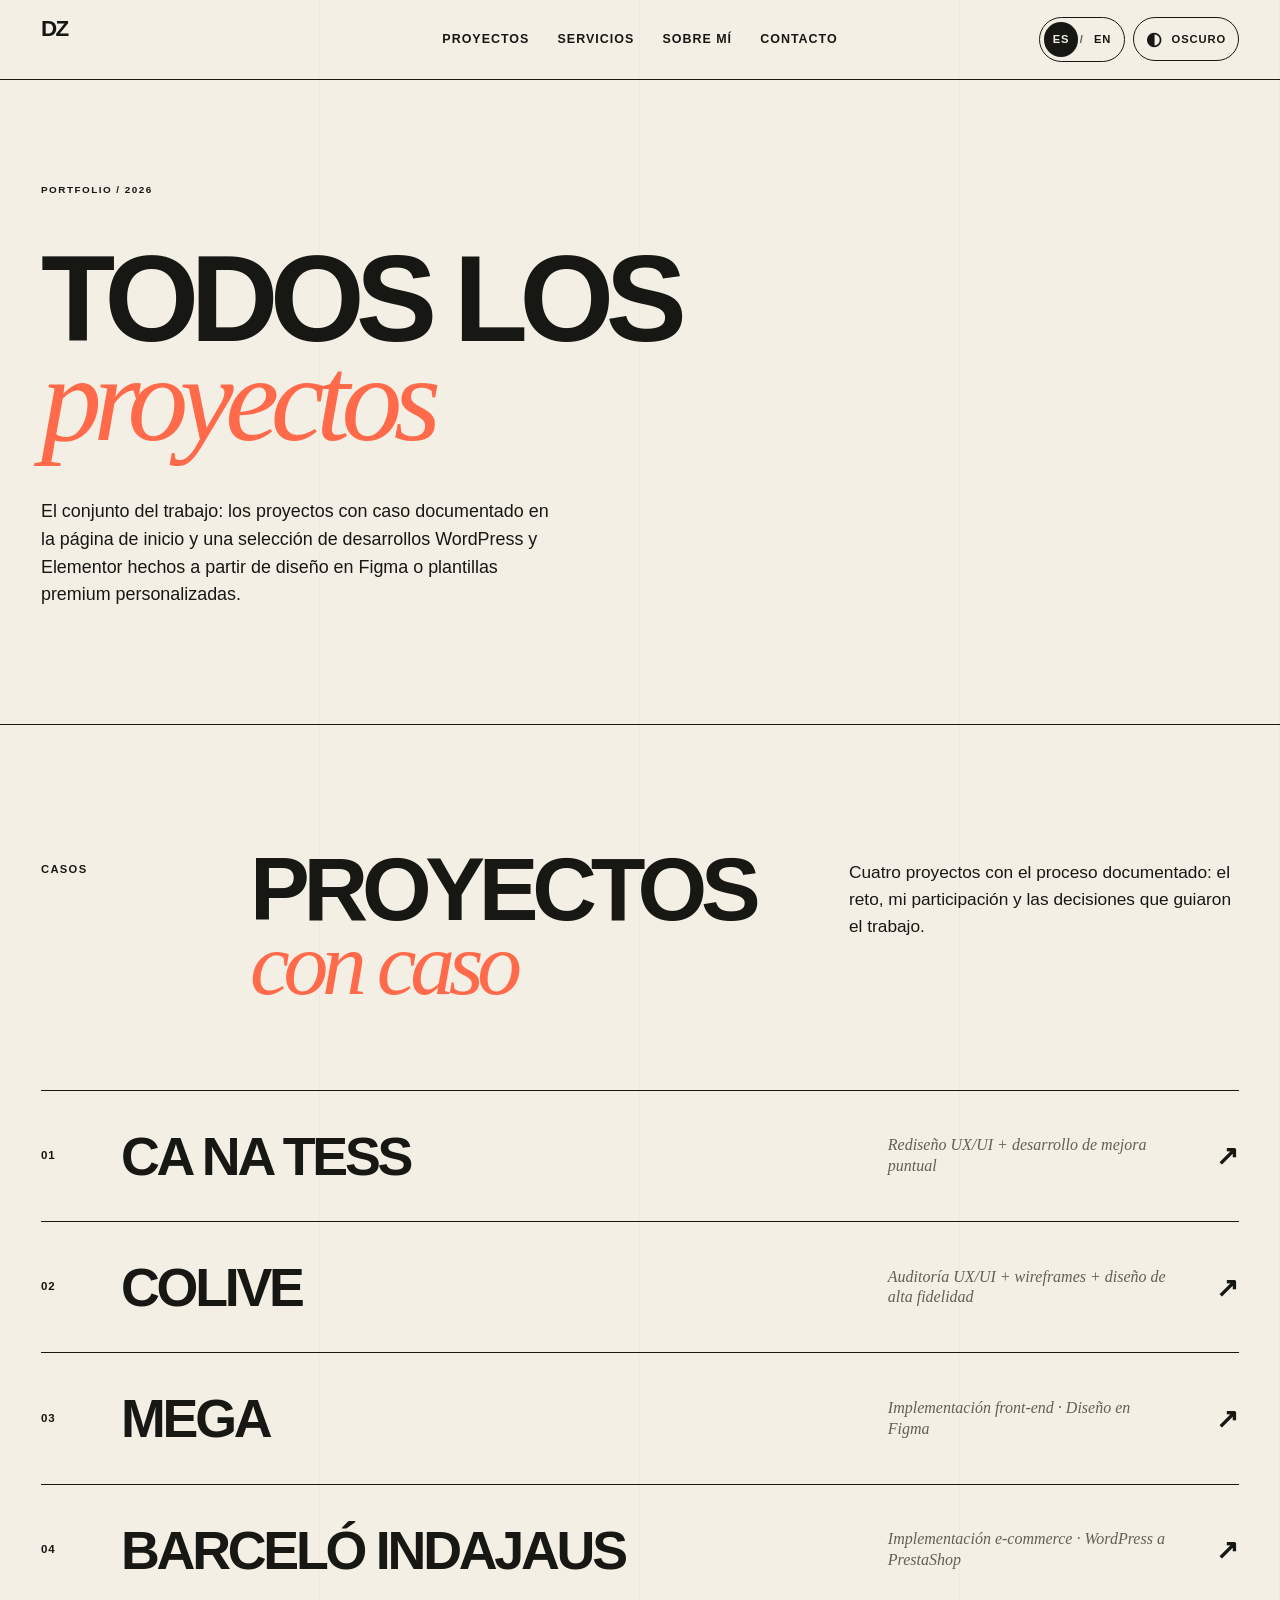
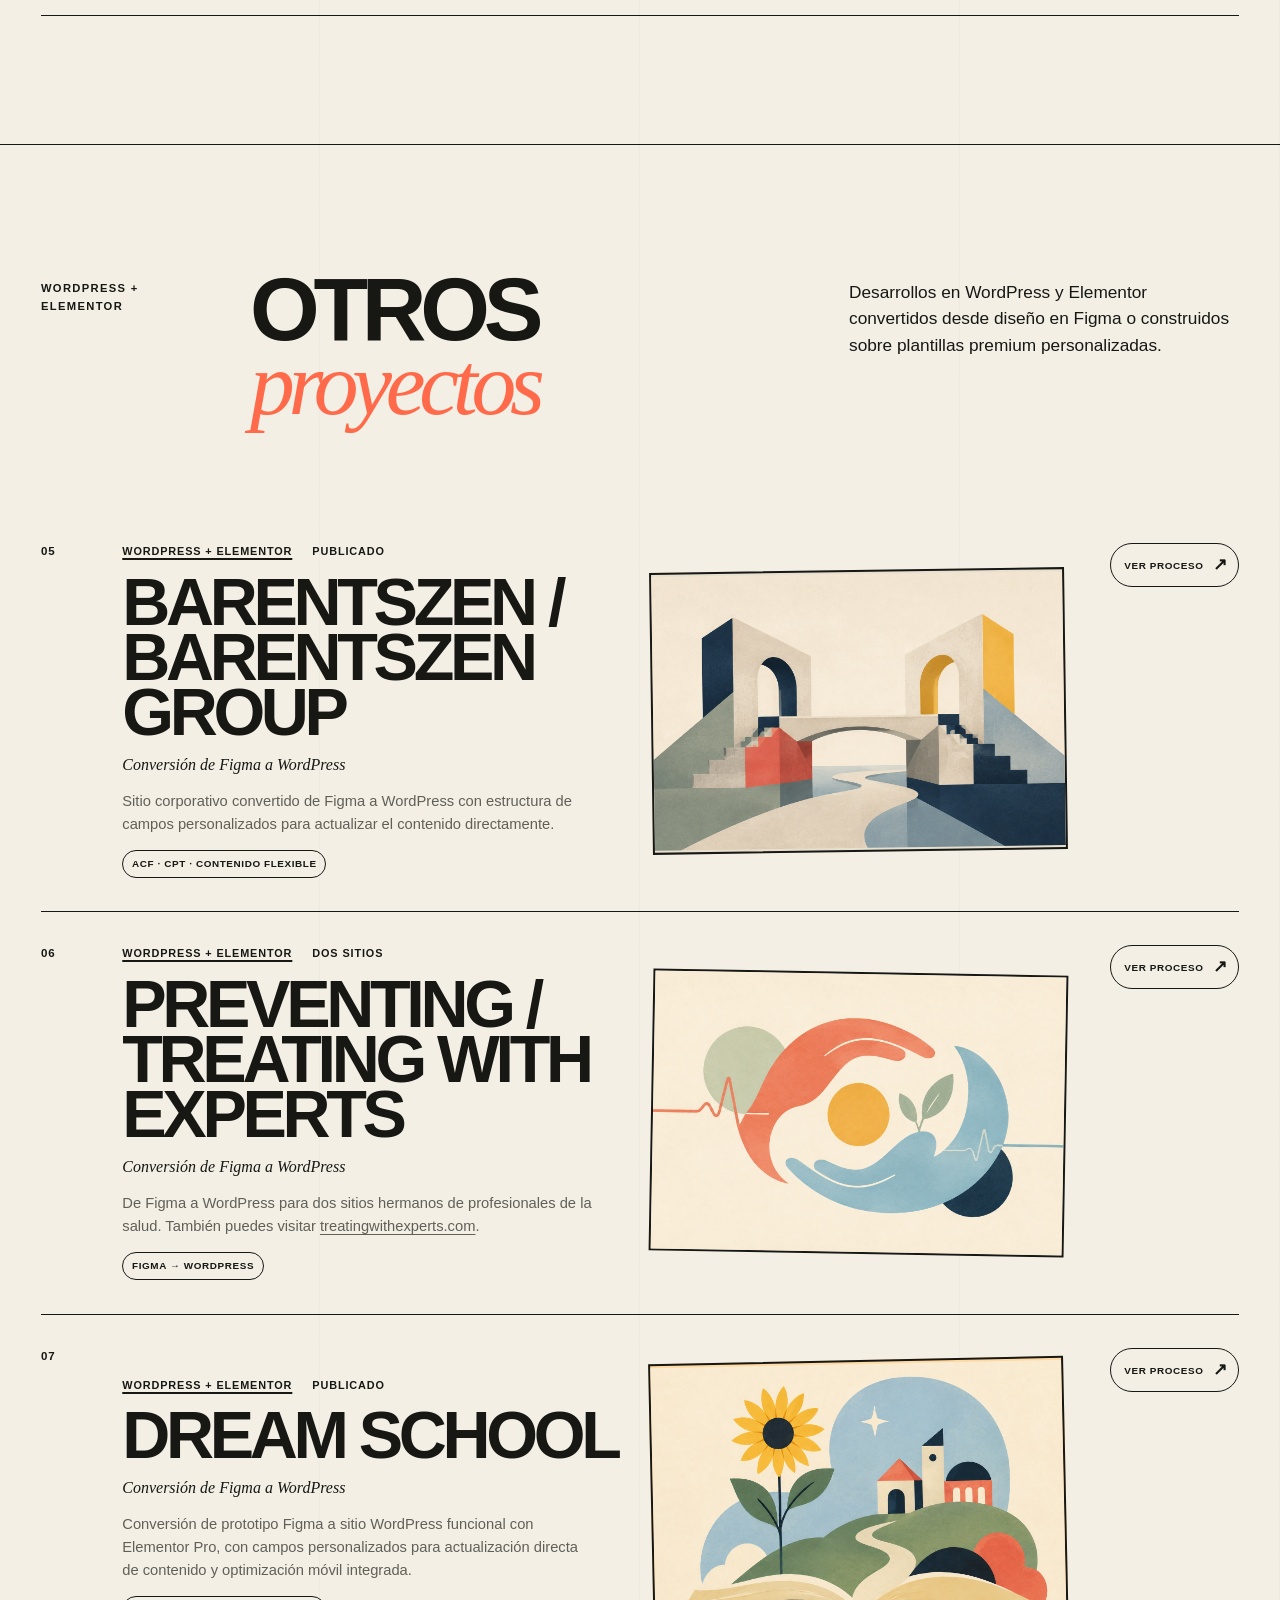
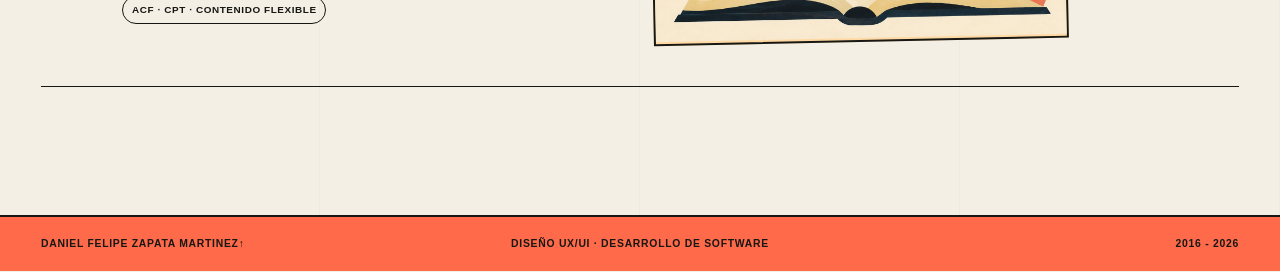
<file: proyectos.html>
<!doctype html>
<html lang="es" data-theme="light">
<head>
  <meta charset="utf-8">
  <meta name="viewport" content="width=device-width, initial-scale=1">
  <meta name="description" content="Todos los proyectos de Daniel, desarrollador de software y diseñador UX/UI. Proyectos profesionales y personales de diseño, web y software.">
  <meta name="theme-color" content="#f3efe5">
  <title>Proyectos — Daniel, Desarrollador de Software y Diseñador UX/UI</title>
  <link rel="canonical" href="https://dfzm.github.io/proyectos.html">
  <link rel="alternate" hreflang="es" href="https://dfzm.github.io/proyectos.html">
  <link rel="alternate" hreflang="en" href="https://dfzm.github.io/en/projects.html">
  <link rel="alternate" hreflang="x-default" href="https://dfzm.github.io/proyectos.html">
  <meta property="og:locale" content="es_ES">
  <meta property="og:locale:alternate" content="en_US">
  <link rel="icon" type="image/png" href="favicon.png">
  <link rel="stylesheet" href="styles.css">
  <script src="i18n/es.js" defer></script>
  <script src="script.js" defer></script>
</head>
<body>
  <a class="skip-link" href="#contenido">Saltar al contenido</a>

  <div class="scroll-progress" aria-hidden="true"><span></span></div>
  <div class="cursor cursor-dot" aria-hidden="true"></div>
  <div class="cursor cursor-ring" aria-hidden="true"><span>VER</span></div>

  <header class="site-header">
    <a class="wordmark magnetic" href="./" aria-label="Daniel, volver al inicio">
      <span>DZ</span>
    </a>
    <nav class="main-nav" aria-label="Navegación principal">
      <a href="./#proyectos">Proyectos</a>
      <a href="./#servicios">Servicios</a>
      <a href="./#sobre-mi">Sobre mí</a>
      <a href="./#contacto">Contacto</a>
    </nav>
    <div class="header-actions">
      <nav class="lang-switch" aria-label="Idioma">
        <span class="lang-switch__item" aria-current="true" lang="es">ES</span>
        <span class="lang-switch__divider" aria-hidden="true">/</span>
        <a class="lang-switch__item" href="en/projects.html" hreflang="en" lang="en" aria-label="Read in English" data-lang-switch>EN</a>
      </nav>
      <button class="theme-toggle magnetic" type="button" aria-label="Activar tema oscuro" aria-pressed="false">
        <span aria-hidden="true" class="theme-toggle__icon">◐</span>
        <span class="theme-toggle__text">Oscuro</span>
      </button>
    </div>
  </header>

  <main id="contenido">
    <section class="page-hero section-shell" aria-labelledby="page-title">
      <p class="hero-index" aria-hidden="true">PORTFOLIO / 2026</p>
      <h1 id="page-title" class="page-title reveal">Todos los<br><em>proyectos</em></h1>
      <p class="page-lead reveal">El conjunto del trabajo: los proyectos con caso documentado en la página de inicio y una selección de desarrollos WordPress y Elementor hechos a partir de diseño en Figma o plantillas premium personalizadas.</p>
    </section>

    <section class="projects section-shell" id="proyectos" aria-labelledby="casos-title">
      <header class="section-heading reveal">
        <p class="eyebrow"> CASOS</p>
        <h2 id="casos-title">Proyectos<br><em>con caso</em></h2>
        <p>Cuatro proyectos con el proceso documentado: el reto, mi participación y las decisiones que guiaron el trabajo.</p>
      </header>

      <div class="project-list">
        <a class="project-row project-row--canatess reveal" href="./#proyecto=ca-na-tess">
          <span class="project-number">01</span>
          <h3>Ca na Tess</h3>
          <p>Rediseño UX/UI + desarrollo de mejora puntual</p>
          <b class="project-row-arrow" aria-hidden="true">↗</b>
        </a>

        <a class="project-row project-row--colive reveal" href="./#proyecto=colive">
          <span class="project-number">02</span>
          <h3>Colive</h3>
          <p>Auditoría UX/UI + wireframes + diseño de alta fidelidad</p>
          <b class="project-row-arrow" aria-hidden="true">↗</b>
        </a>

        <a class="project-row project-row--mega reveal" href="./#proyecto=mega">
          <span class="project-number">03</span>
          <h3>Mega</h3>
          <p>Implementación front-end · Diseño en Figma</p>
          <b class="project-row-arrow" aria-hidden="true">↗</b>
        </a>

        <a class="project-row project-row--barcelo reveal" href="./#proyecto=barcelo-indajaus">
          <span class="project-number">04</span>
          <h3>Barceló Indajaus</h3>
          <p>Implementación e-commerce · WordPress a PrestaShop</p>
          <b class="project-row-arrow" aria-hidden="true">↗</b>
        </a>

      </div>
    </section>

    <section class="projects section-shell" id="proyectos-secundarios" aria-labelledby="otros-title">
      <header class="section-heading reveal">
        <p class="eyebrow"> WORDPRESS + ELEMENTOR</p>
        <h2 id="otros-title">Otros<br><em>proyectos</em></h2>
        <p>Desarrollos en WordPress y Elementor convertidos desde diseño en Figma o construidos sobre plantillas premium personalizadas.</p>
      </header>

      <div class="project-list">
        <article class="project-card project-card--barentszen reveal" data-project-card="barentszen">
          <div class="project-card__button">
            <span class="project-number">05</span>
            <div class="project-copy">
              <span class="project-meta"><span>WordPress + Elementor</span><span>Publicado</span></span>
              <h3 id="project-title-barentszen">Barentszen / Barentszen Group</h3>
              <span class="project-role">Conversión de Figma a WordPress</span>
              <span class="project-summary">Sitio corporativo convertido de Figma a WordPress con estructura de campos personalizados para actualizar el contenido directamente.</span>
              <span class="project-tags">ACF · CPT · Contenido flexible</span>
            </div>
            <span class="project-cover cover-barentszen" aria-hidden="true">
              <img src="imgs proyectos/barentszen.png" alt="">
            </span>
            <button class="project-arrow" type="button" data-project="barentszen" aria-labelledby="project-title-barentszen project-cta-barentszen"><span id="project-cta-barentszen">Ver proceso</span><b aria-hidden="true">↗</b></button>
          </div>
        </article>

        <article class="project-card project-card--preventing reveal" data-project-card="preventing-treating">
          <div class="project-card__button">
            <span class="project-number">06</span>
            <div class="project-copy">
              <span class="project-meta"><span>WordPress + Elementor</span><span>Dos sitios</span></span>
              <h3 id="project-title-preventing-treating">Preventing / Treating With Experts</h3>
              <span class="project-role">Conversión de Figma a WordPress</span>
              <span class="project-summary">De Figma a WordPress para dos sitios hermanos de profesionales de la salud. También puedes visitar <a href="https://treatingwithexperts.com/" target="_blank" rel="noopener noreferrer">treatingwithexperts.com</a>.</span>
              <span class="project-tags">Figma → WordPress</span>
            </div>
            <span class="project-cover cover-preventing" aria-hidden="true">
              <img src="imgs proyectos/preventing-treating.png" alt="">
            </span>
            <button class="project-arrow" type="button" data-project="preventing-treating" aria-labelledby="project-title-preventing-treating project-cta-preventing-treating"><span id="project-cta-preventing-treating">Ver proceso</span><b aria-hidden="true">↗</b></button>
          </div>
        </article>

        <article class="project-card project-card--dream-school reveal" data-project-card="dream-school">
          <div class="project-card__button">
            <span class="project-number">07</span>
            <div class="project-copy">
              <span class="project-meta"><span>WordPress + Elementor</span><span>Publicado</span></span>
              <h3 id="project-title-dream-school">Dream School</h3>
              <span class="project-role">Conversión de Figma a WordPress</span>
              <span class="project-summary">Conversión de prototipo Figma a sitio WordPress funcional con Elementor Pro, con campos personalizados para actualización directa de contenido y optimización móvil integrada.</span>
              <span class="project-tags">ACF · CPT · Contenido flexible</span>
            </div>
            <span class="project-cover cover-dream-school" aria-hidden="true">
              <img src="imgs proyectos/dream-school.png" alt="">
            </span>
            <button class="project-arrow" type="button" data-project="dream-school" aria-labelledby="project-title-dream-school project-cta-dream-school"><span id="project-cta-dream-school">Ver proceso</span><b aria-hidden="true">↗</b></button>
          </div>
        </article>
      </div>
    </section>
  </main>

  <footer class="site-footer section-shell">
    <a href="./">Daniel Felipe Zapata Martinez<span aria-hidden="true">↑</span></a>
    <p>Diseño UX/UI · Desarrollo de software</p>
    <p> 2016 - 2026 </p>
  </footer>

  <dialog class="project-dialog" id="project-dialog" aria-labelledby="dialog-title">
    <div class="dialog-shell">
      <header class="dialog-header">
        <span class="dialog-project-index" aria-hidden="true">CASO / <b id="dialog-index">01</b></span>
        <button class="dialog-close magnetic" type="button" aria-label="Cerrar caso de proyecto">
          <span>Cerrar</span><b aria-hidden="true">×</b>
        </button>
      </header>
      <div class="dialog-content" id="dialog-content"></div>
    </div>
  </dialog>

  <dialog class="lightbox" id="lightbox" aria-label="Visor de imagen ampliada">
    <div class="lightbox__shell">
      <header class="lightbox__bar">
        <span class="lightbox__label" id="lightbox-label"></span>
        <span class="lightbox__nav">
          <button class="lightbox__step" type="button" data-lightbox-prev aria-label="Imagen anterior"><span aria-hidden="true">←</span></button>
          <span class="lightbox__counter" id="lightbox-counter"></span>
          <button class="lightbox__step" type="button" data-lightbox-next aria-label="Imagen siguiente"><span aria-hidden="true">→</span></button>
        </span>
        <button class="lightbox__close" type="button" data-lightbox-close aria-label="Cerrar el visor de imagen">
          <span>Cerrar</span><b aria-hidden="true">×</b>
        </button>
      </header>
      <div class="lightbox__stage"><img id="lightbox-image" alt=""></div>
      <p class="lightbox__caption" id="lightbox-caption"></p>
    </div>
  </dialog>

  <div class="sr-only" id="announcer" aria-live="polite" aria-atomic="true"></div>
</body>
</html>
</file>
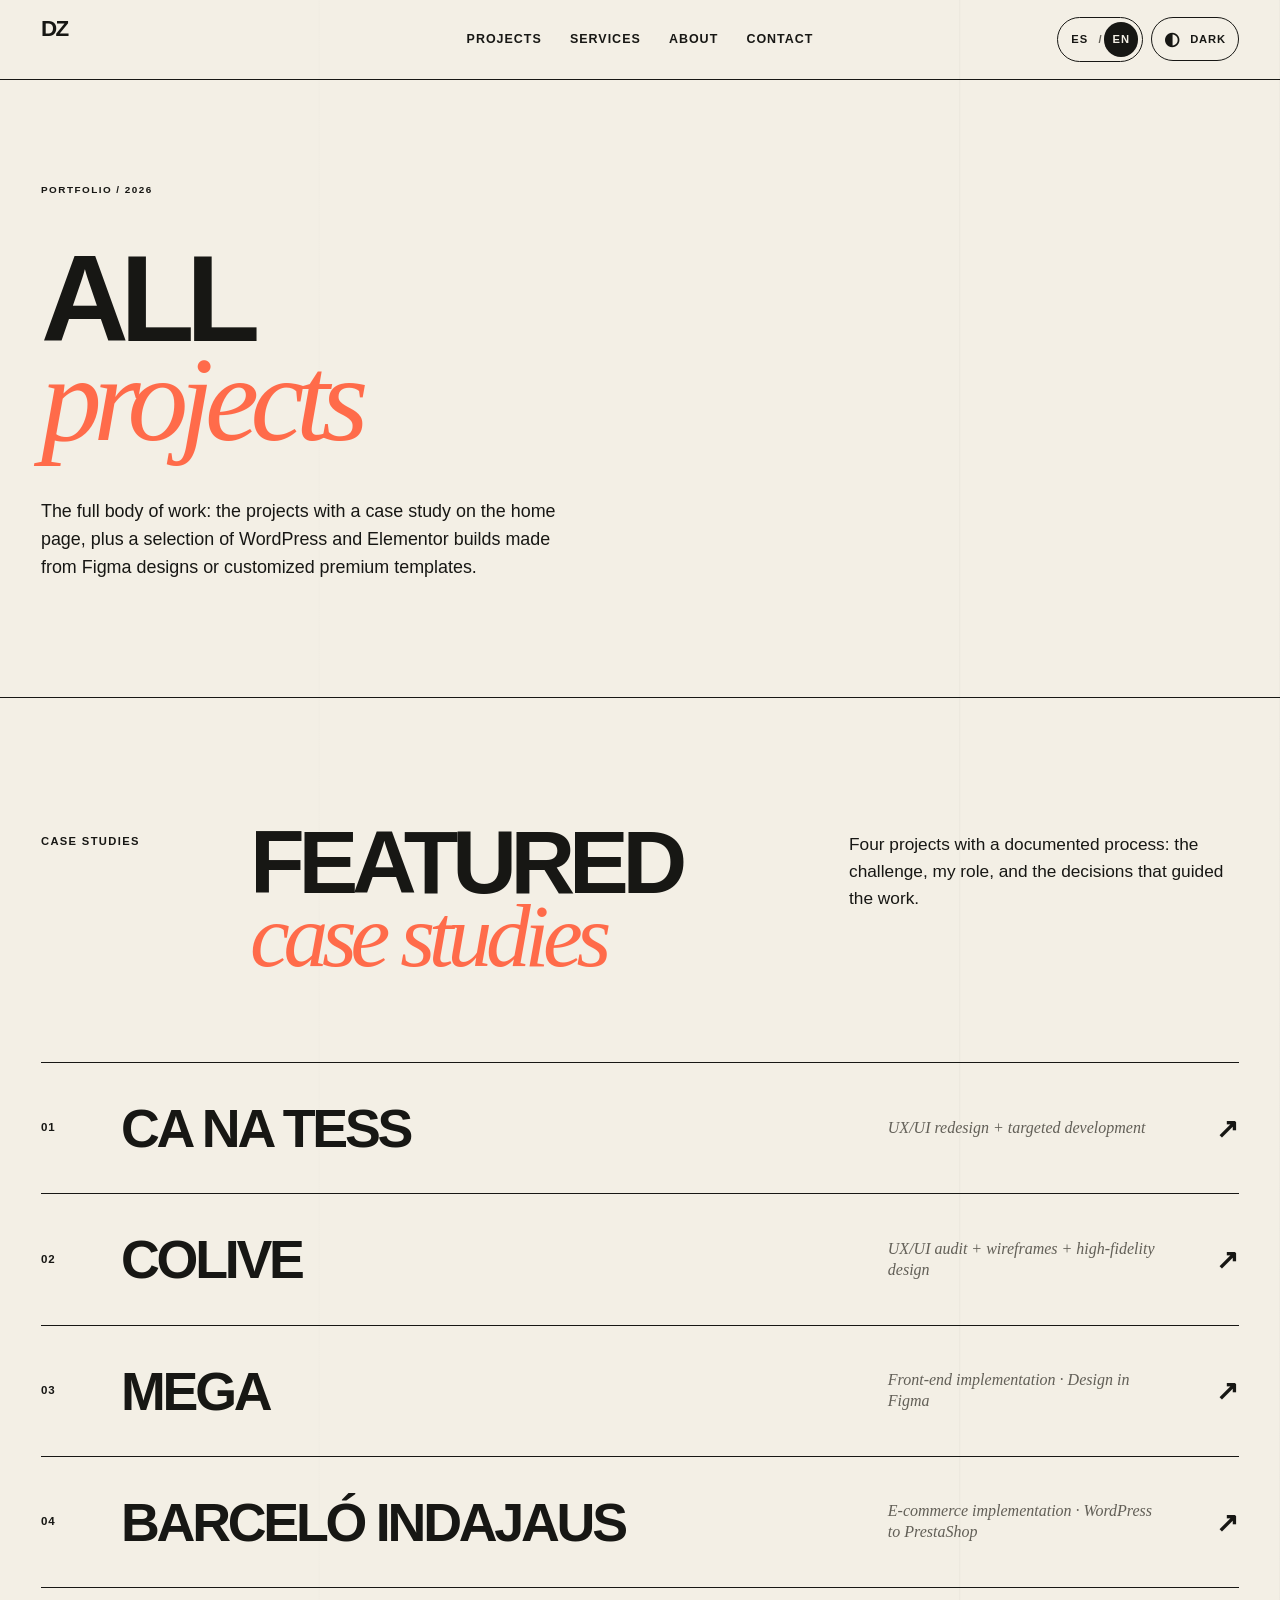
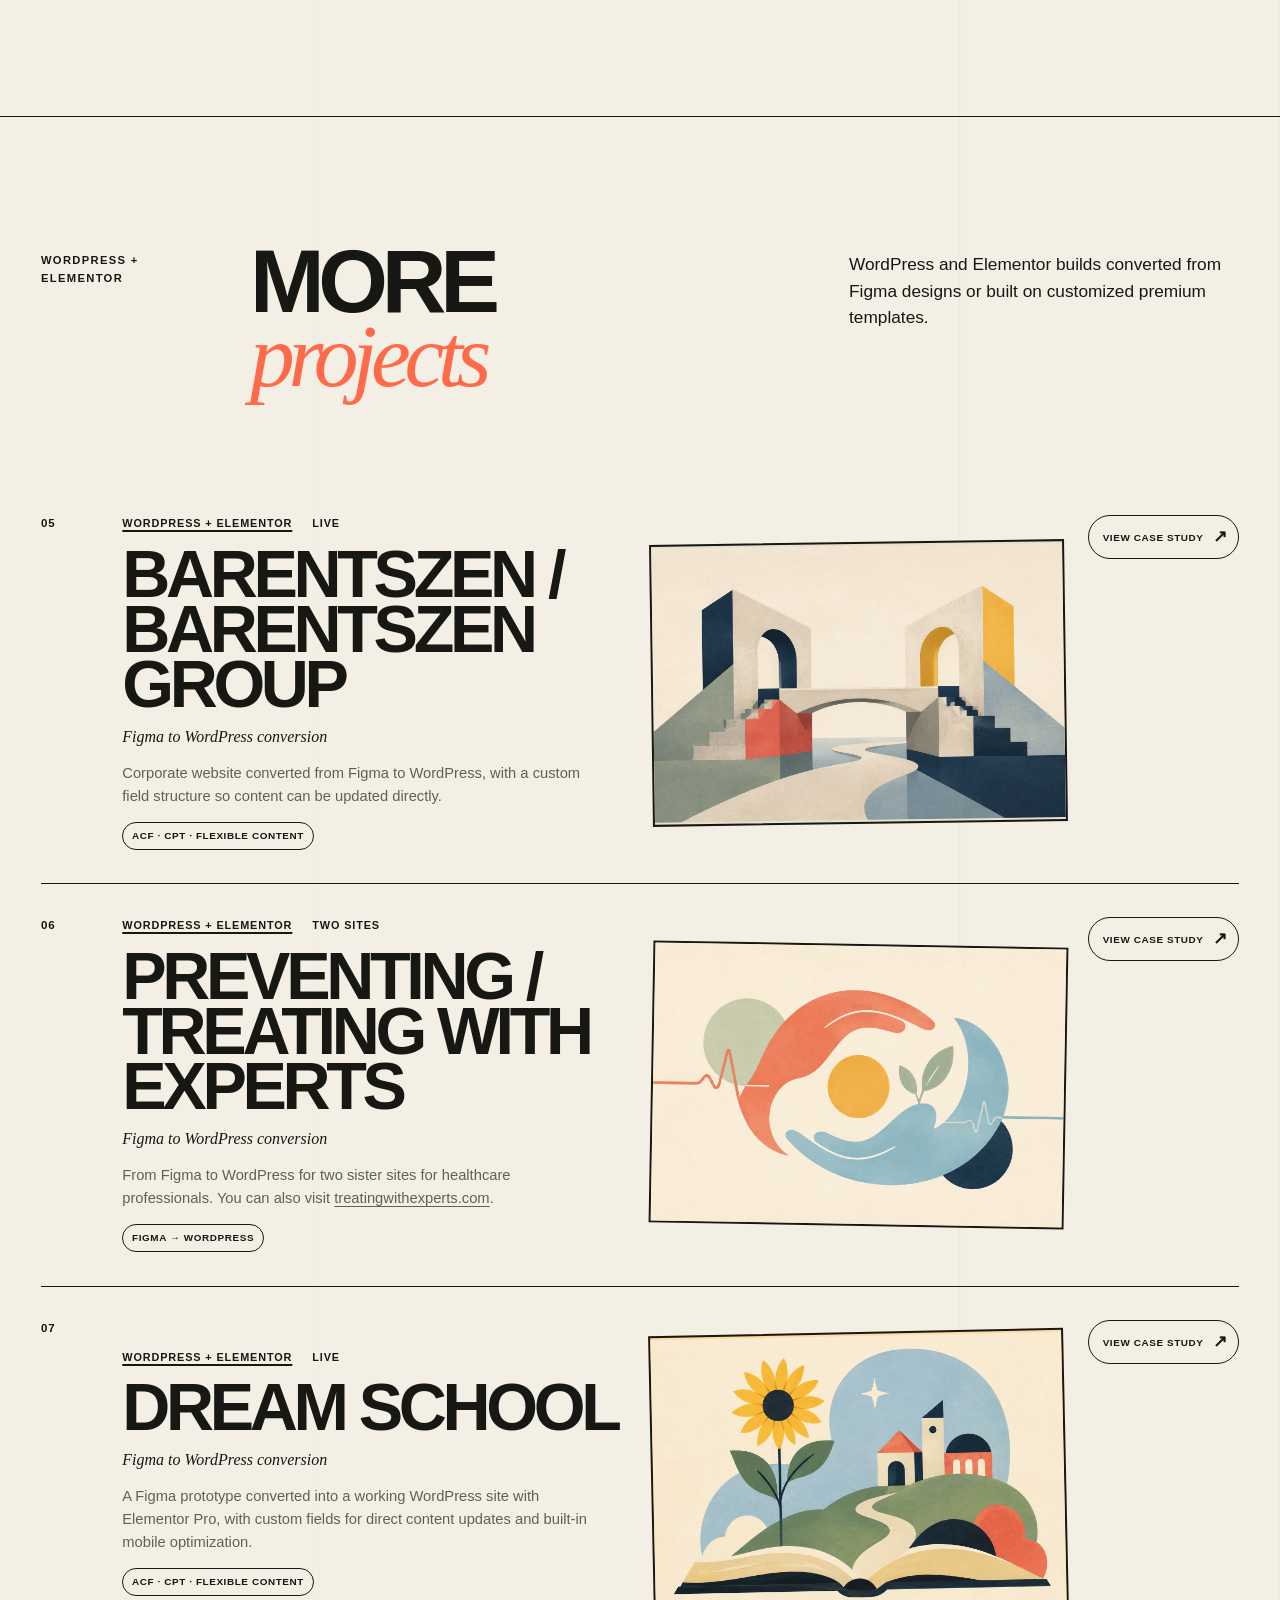
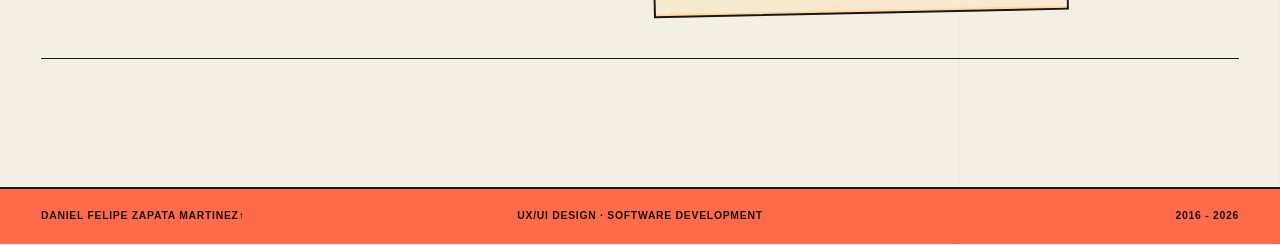
<file: en/projects.html>
<!doctype html>
<html lang="en" data-theme="light">
<head>
  <meta charset="utf-8">
  <meta name="viewport" content="width=device-width, initial-scale=1">
  <meta name="description" content="All projects by Daniel, software developer and UX/UI designer. Professional and personal projects across design, web, and software.">
  <meta name="theme-color" content="#f3efe5">
  <title>Projects — Daniel, Software Developer and UX/UI Designer</title>
  <link rel="canonical" href="https://dfzm.github.io/en/projects.html">
  <link rel="alternate" hreflang="es" href="https://dfzm.github.io/proyectos.html">
  <link rel="alternate" hreflang="en" href="https://dfzm.github.io/en/projects.html">
  <link rel="alternate" hreflang="x-default" href="https://dfzm.github.io/proyectos.html">
  <meta property="og:locale" content="en_US">
  <meta property="og:locale:alternate" content="es_ES">
  <link rel="icon" type="image/png" href="../favicon.png">
  <link rel="stylesheet" href="../styles.css">
  <script src="../i18n/en.js" defer></script>
  <script src="../script.js" defer></script>
</head>
<body>
  <a class="skip-link" href="#content">Skip to content</a>

  <div class="scroll-progress" aria-hidden="true"><span></span></div>
  <div class="cursor cursor-dot" aria-hidden="true"></div>
  <div class="cursor cursor-ring" aria-hidden="true"><span>VIEW</span></div>

  <header class="site-header">
    <a class="wordmark magnetic" href="./" aria-label="Daniel, back to home">
      <span>DZ</span>
    </a>
    <nav class="main-nav" aria-label="Main navigation">
      <a href="./#projects">Projects</a>
      <a href="./#services">Services</a>
      <a href="./#about">About</a>
      <a href="./#contact">Contact</a>
    </nav>
    <div class="header-actions">
      <nav class="lang-switch" aria-label="Language">
        <a class="lang-switch__item" href="../proyectos.html" hreflang="es" lang="es" aria-label="Ver en español" data-lang-switch>ES</a>
        <span class="lang-switch__divider" aria-hidden="true">/</span>
        <span class="lang-switch__item" aria-current="true" lang="en">EN</span>
      </nav>
      <button class="theme-toggle magnetic" type="button" aria-label="Switch to dark theme" aria-pressed="false">
        <span aria-hidden="true" class="theme-toggle__icon">◐</span>
        <span class="theme-toggle__text">Dark</span>
      </button>
    </div>
  </header>

  <main id="content">
    <section class="page-hero section-shell" aria-labelledby="page-title">
      <p class="hero-index" aria-hidden="true">PORTFOLIO / 2026</p>
      <h1 id="page-title" class="page-title reveal">All<br><em>projects</em></h1>
      <p class="page-lead reveal">The full body of work: the projects with a case study on the home page, plus a selection of WordPress and Elementor builds made from Figma designs or customized premium templates.</p>
    </section>

    <section class="projects section-shell" id="projects" aria-labelledby="case-studies-title">
      <header class="section-heading reveal">
        <p class="eyebrow"> CASE STUDIES</p>
        <h2 id="case-studies-title">Featured<br><em>case studies</em></h2>
        <p>Four projects with a documented process: the challenge, my role, and the decisions that guided the work.</p>
      </header>

      <div class="project-list">
        <a class="project-row project-row--canatess reveal" href="./#project=ca-na-tess">
          <span class="project-number">01</span>
          <h3>Ca na Tess</h3>
          <p>UX/UI redesign + targeted development</p>
          <b class="project-row-arrow" aria-hidden="true">↗</b>
        </a>

        <a class="project-row project-row--colive reveal" href="./#project=colive">
          <span class="project-number">02</span>
          <h3>Colive</h3>
          <p>UX/UI audit + wireframes + high-fidelity design</p>
          <b class="project-row-arrow" aria-hidden="true">↗</b>
        </a>

        <a class="project-row project-row--mega reveal" href="./#project=mega">
          <span class="project-number">03</span>
          <h3>Mega</h3>
          <p>Front-end implementation · Design in Figma</p>
          <b class="project-row-arrow" aria-hidden="true">↗</b>
        </a>

        <a class="project-row project-row--barcelo reveal" href="./#project=barcelo-indajaus">
          <span class="project-number">04</span>
          <h3>Barceló Indajaus</h3>
          <p>E-commerce implementation · WordPress to PrestaShop</p>
          <b class="project-row-arrow" aria-hidden="true">↗</b>
        </a>

      </div>
    </section>

    <section class="projects section-shell" id="more-projects" aria-labelledby="more-projects-title">
      <header class="section-heading reveal">
        <p class="eyebrow"> WORDPRESS + ELEMENTOR</p>
        <h2 id="more-projects-title">More<br><em>projects</em></h2>
        <p>WordPress and Elementor builds converted from Figma designs or built on customized premium templates.</p>
      </header>

      <div class="project-list">
        <article class="project-card project-card--barentszen reveal" data-project-card="barentszen">
          <div class="project-card__button">
            <span class="project-number">05</span>
            <div class="project-copy">
              <span class="project-meta"><span>WordPress + Elementor</span><span>Live</span></span>
              <h3 id="project-title-barentszen">Barentszen / Barentszen Group</h3>
              <span class="project-role">Figma to WordPress conversion</span>
              <span class="project-summary">Corporate website converted from Figma to WordPress, with a custom field structure so content can be updated directly.</span>
              <span class="project-tags">ACF · CPT · Flexible content</span>
            </div>
            <span class="project-cover cover-barentszen" aria-hidden="true">
              <img src="../imgs proyectos/barentszen.png" alt="">
            </span>
            <button class="project-arrow" type="button" data-project="barentszen" aria-labelledby="project-title-barentszen project-cta-barentszen"><span id="project-cta-barentszen">View case study</span><b aria-hidden="true">↗</b></button>
          </div>
        </article>

        <article class="project-card project-card--preventing reveal" data-project-card="preventing-treating">
          <div class="project-card__button">
            <span class="project-number">06</span>
            <div class="project-copy">
              <span class="project-meta"><span>WordPress + Elementor</span><span>Two sites</span></span>
              <h3 id="project-title-preventing-treating">Preventing / Treating With Experts</h3>
              <span class="project-role">Figma to WordPress conversion</span>
              <span class="project-summary">From Figma to WordPress for two sister sites for healthcare professionals. You can also visit <a href="https://treatingwithexperts.com/" target="_blank" rel="noopener noreferrer">treatingwithexperts.com</a>.</span>
              <span class="project-tags">Figma → WordPress</span>
            </div>
            <span class="project-cover cover-preventing" aria-hidden="true">
              <img src="../imgs proyectos/preventing-treating.png" alt="">
            </span>
            <button class="project-arrow" type="button" data-project="preventing-treating" aria-labelledby="project-title-preventing-treating project-cta-preventing-treating"><span id="project-cta-preventing-treating">View case study</span><b aria-hidden="true">↗</b></button>
          </div>
        </article>

        <article class="project-card project-card--dream-school reveal" data-project-card="dream-school">
          <div class="project-card__button">
            <span class="project-number">07</span>
            <div class="project-copy">
              <span class="project-meta"><span>WordPress + Elementor</span><span>Live</span></span>
              <h3 id="project-title-dream-school">Dream School</h3>
              <span class="project-role">Figma to WordPress conversion</span>
              <span class="project-summary">A Figma prototype converted into a working WordPress site with Elementor Pro, with custom fields for direct content updates and built-in mobile optimization.</span>
              <span class="project-tags">ACF · CPT · Flexible content</span>
            </div>
            <span class="project-cover cover-dream-school" aria-hidden="true">
              <img src="../imgs proyectos/dream-school.png" alt="">
            </span>
            <button class="project-arrow" type="button" data-project="dream-school" aria-labelledby="project-title-dream-school project-cta-dream-school"><span id="project-cta-dream-school">View case study</span><b aria-hidden="true">↗</b></button>
          </div>
        </article>
      </div>
    </section>
  </main>

  <footer class="site-footer section-shell">
    <a href="./">Daniel Felipe Zapata Martinez<span aria-hidden="true">↑</span></a>
    <p>UX/UI Design · Software Development</p>
    <p> 2016 - 2026 </p>
  </footer>

  <dialog class="project-dialog" id="project-dialog" aria-labelledby="dialog-title">
    <div class="dialog-shell">
      <header class="dialog-header">
        <span class="dialog-project-index" aria-hidden="true">CASE / <b id="dialog-index">01</b></span>
        <button class="dialog-close magnetic" type="button" aria-label="Close case study">
          <span>Close</span><b aria-hidden="true">×</b>
        </button>
      </header>
      <div class="dialog-content" id="dialog-content"></div>
    </div>
  </dialog>

  <dialog class="lightbox" id="lightbox" aria-label="Enlarged image viewer">
    <div class="lightbox__shell">
      <header class="lightbox__bar">
        <span class="lightbox__label" id="lightbox-label"></span>
        <span class="lightbox__nav">
          <button class="lightbox__step" type="button" data-lightbox-prev aria-label="Previous image"><span aria-hidden="true">←</span></button>
          <span class="lightbox__counter" id="lightbox-counter"></span>
          <button class="lightbox__step" type="button" data-lightbox-next aria-label="Next image"><span aria-hidden="true">→</span></button>
        </span>
        <button class="lightbox__close" type="button" data-lightbox-close aria-label="Close image viewer">
          <span>Close</span><b aria-hidden="true">×</b>
        </button>
      </header>
      <div class="lightbox__stage"><img id="lightbox-image" alt=""></div>
      <p class="lightbox__caption" id="lightbox-caption"></p>
    </div>
  </dialog>

  <div class="sr-only" id="announcer" aria-live="polite" aria-atomic="true"></div>
</body>
</html>
</file>
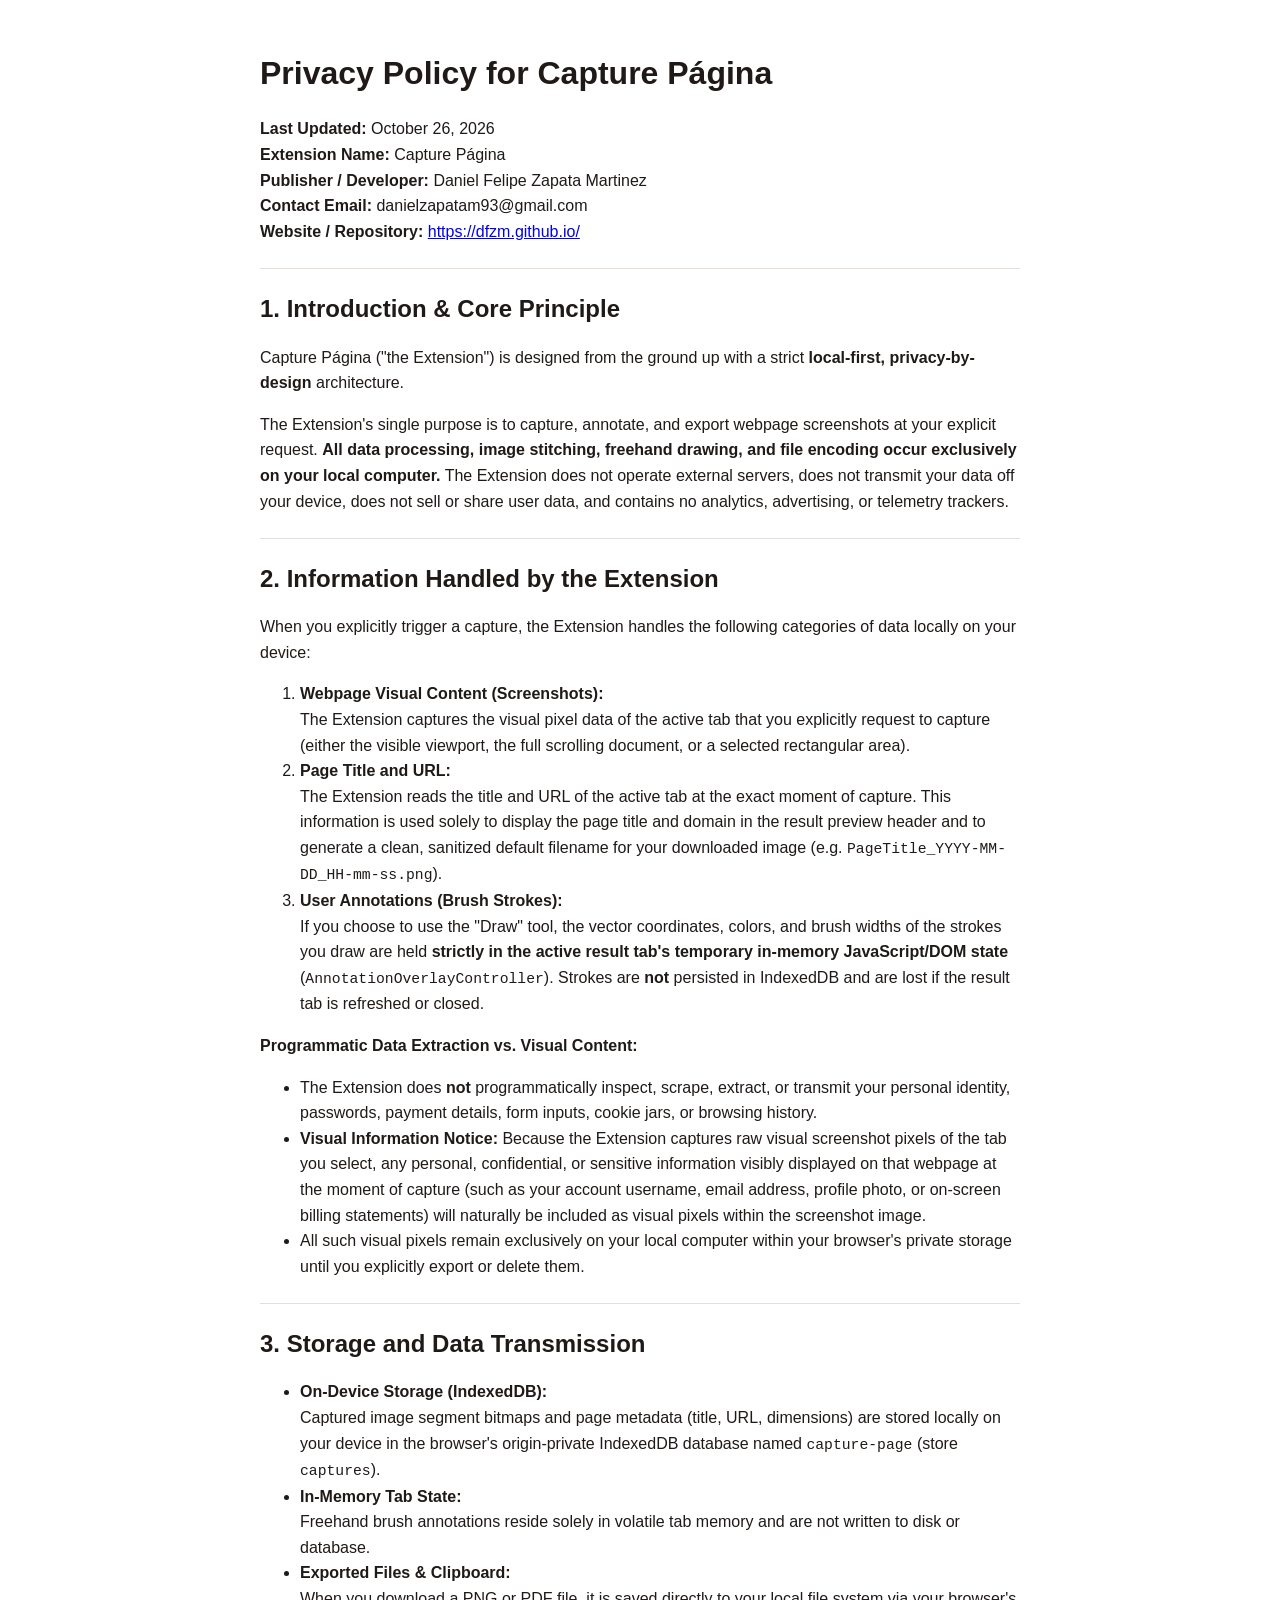
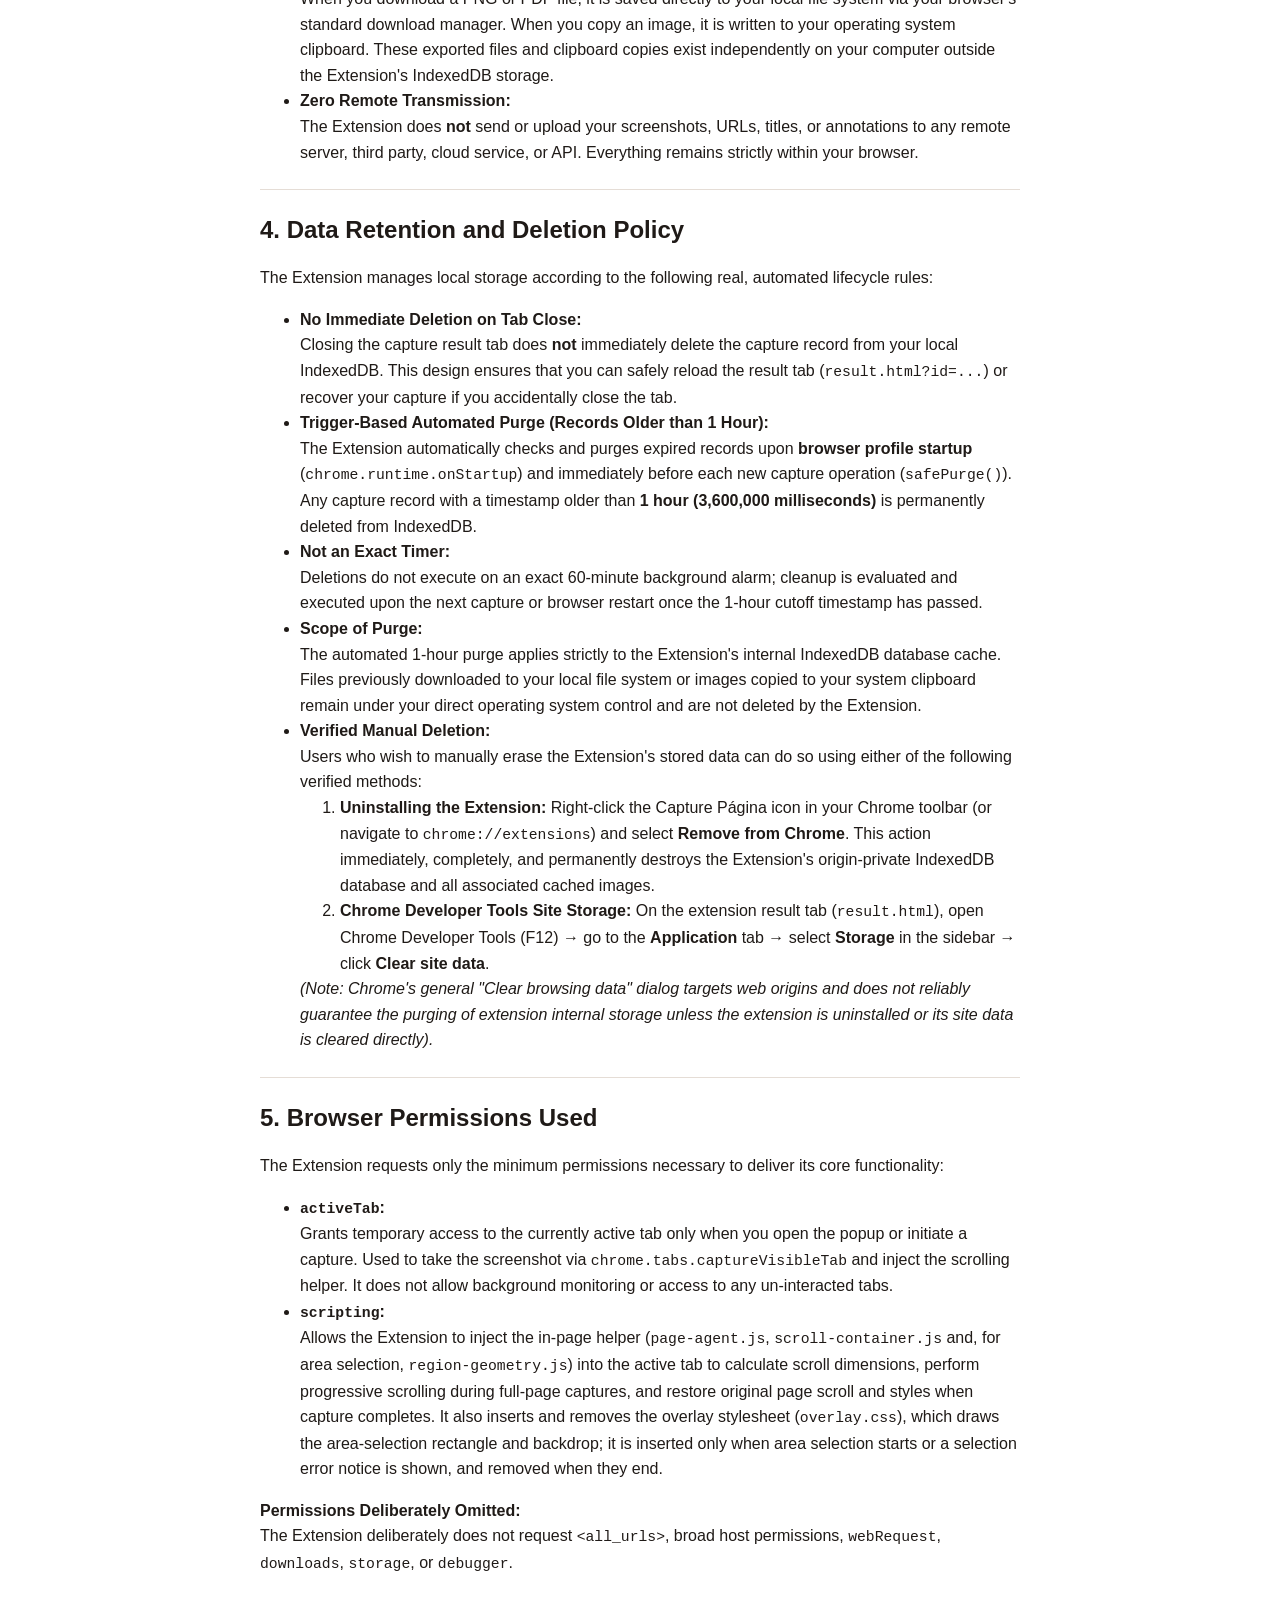
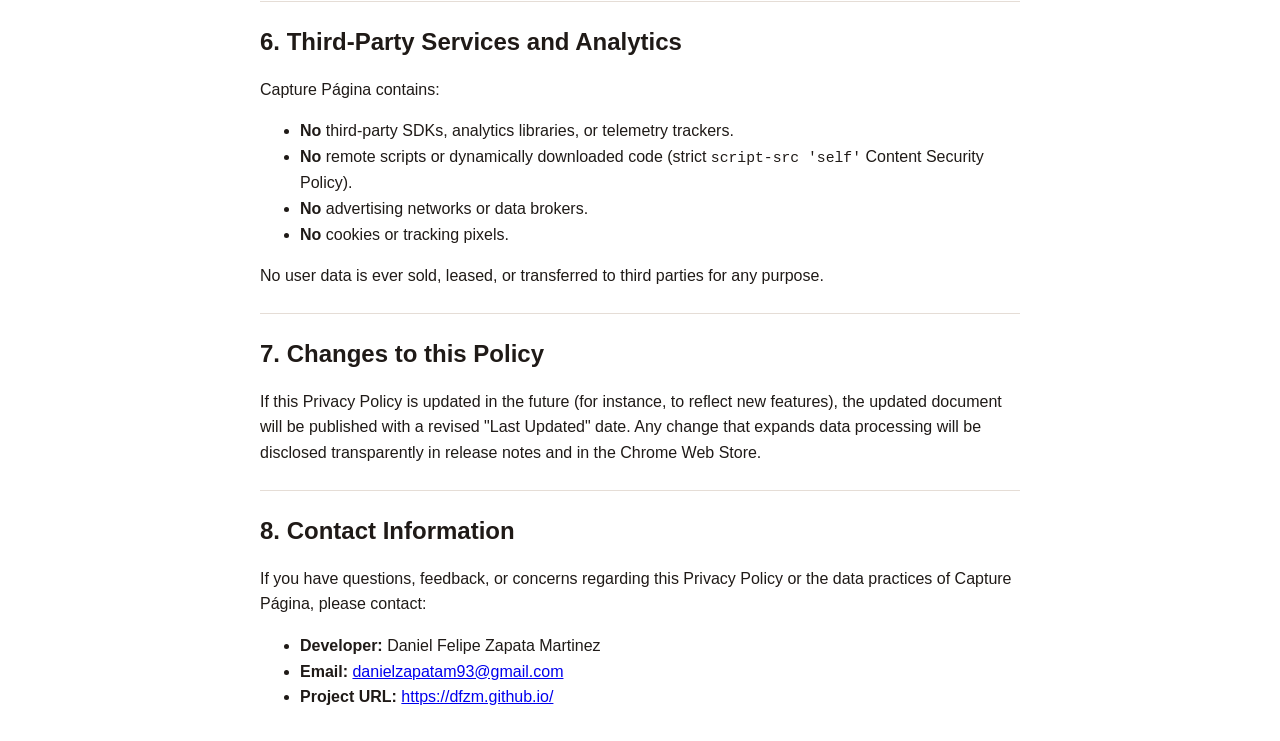
<file: docs/politicas/capture-pagina.html>
<!doctype html>
<html lang="en">
<head>
  <meta charset="utf-8">
  <meta name="viewport" content="width=device-width, initial-scale=1">
  <title>Privacy Policy for Capture Página</title>
  <style>
    body {
      margin: 0;
      background: #ffffff;
      color: #1f1a17;
      font-family: -apple-system, BlinkMacSystemFont, "Segoe UI", Roboto, Helvetica, Arial, sans-serif;
      line-height: 1.6;
    }
    main {
      max-width: 760px;
      margin: 0 auto;
      padding: 32px 16px;
    }
    h1, h2 {
      line-height: 1.3;
    }
    hr {
      border: 0;
      border-top: 1px solid #e5ddd6;
      margin: 24px 0;
    }
    code {
      font-family: ui-monospace, SFMono-Regular, Consolas, monospace;
      font-size: 0.92em;
    }
  </style>
</head>
<body>
  <main>
    <h1>Privacy Policy for Capture Página</h1>

    <p>
      <strong>Last Updated:</strong> October 26, 2026<br>
      <strong>Extension Name:</strong> Capture Página<br>
      <strong>Publisher / Developer:</strong> Daniel Felipe Zapata Martinez<br>
      <strong>Contact Email:</strong> danielzapatam93@gmail.com<br>
      <strong>Website / Repository:</strong> <a href="https://dfzm.github.io/">https://dfzm.github.io/</a>
    </p>

    <hr>

    <h2>1. Introduction &amp; Core Principle</h2>

    <p>Capture Página ("the Extension") is designed from the ground up with a strict <strong>local-first, privacy-by-design</strong> architecture.</p>

    <p>The Extension's single purpose is to capture, annotate, and export webpage screenshots at your explicit request. <strong>All data processing, image stitching, freehand drawing, and file encoding occur exclusively on your local computer.</strong> The Extension does not operate external servers, does not transmit your data off your device, does not sell or share user data, and contains no analytics, advertising, or telemetry trackers.</p>

    <hr>

    <h2>2. Information Handled by the Extension</h2>

    <p>When you explicitly trigger a capture, the Extension handles the following categories of data locally on your device:</p>

    <ol>
      <li>
        <strong>Webpage Visual Content (Screenshots):</strong><br>
        The Extension captures the visual pixel data of the active tab that you explicitly request to capture (either the visible viewport, the full scrolling document, or a selected rectangular area).
      </li>
      <li>
        <strong>Page Title and URL:</strong><br>
        The Extension reads the title and URL of the active tab at the exact moment of capture. This information is used solely to display the page title and domain in the result preview header and to generate a clean, sanitized default filename for your downloaded image (e.g. <code>PageTitle_YYYY-MM-DD_HH-mm-ss.png</code>).
      </li>
      <li>
        <strong>User Annotations (Brush Strokes):</strong><br>
        If you choose to use the "Draw" tool, the vector coordinates, colors, and brush widths of the strokes you draw are held <strong>strictly in the active result tab's temporary in-memory JavaScript/DOM state</strong> (<code>AnnotationOverlayController</code>). Strokes are <strong>not</strong> persisted in IndexedDB and are lost if the result tab is refreshed or closed.
      </li>
    </ol>

    <p><strong>Programmatic Data Extraction vs. Visual Content:</strong></p>
    <ul>
      <li>The Extension does <strong>not</strong> programmatically inspect, scrape, extract, or transmit your personal identity, passwords, payment details, form inputs, cookie jars, or browsing history.</li>
      <li><strong>Visual Information Notice:</strong> Because the Extension captures raw visual screenshot pixels of the tab you select, any personal, confidential, or sensitive information visibly displayed on that webpage at the moment of capture (such as your account username, email address, profile photo, or on-screen billing statements) will naturally be included as visual pixels within the screenshot image.</li>
      <li>All such visual pixels remain exclusively on your local computer within your browser's private storage until you explicitly export or delete them.</li>
    </ul>

    <hr>

    <h2>3. Storage and Data Transmission</h2>

    <ul>
      <li>
        <strong>On-Device Storage (IndexedDB):</strong><br>
        Captured image segment bitmaps and page metadata (title, URL, dimensions) are stored locally on your device in the browser's origin-private IndexedDB database named <code>capture-page</code> (store <code>captures</code>).
      </li>
      <li>
        <strong>In-Memory Tab State:</strong><br>
        Freehand brush annotations reside solely in volatile tab memory and are not written to disk or database.
      </li>
      <li>
        <strong>Exported Files &amp; Clipboard:</strong><br>
        When you download a PNG or PDF file, it is saved directly to your local file system via your browser's standard download manager. When you copy an image, it is written to your operating system clipboard. These exported files and clipboard copies exist independently on your computer outside the Extension's IndexedDB storage.
      </li>
      <li>
        <strong>Zero Remote Transmission:</strong><br>
        The Extension does <strong>not</strong> send or upload your screenshots, URLs, titles, or annotations to any remote server, third party, cloud service, or API. Everything remains strictly within your browser.
      </li>
    </ul>

    <hr>

    <h2>4. Data Retention and Deletion Policy</h2>

    <p>The Extension manages local storage according to the following real, automated lifecycle rules:</p>

    <ul>
      <li>
        <strong>No Immediate Deletion on Tab Close:</strong><br>
        Closing the capture result tab does <strong>not</strong> immediately delete the capture record from your local IndexedDB. This design ensures that you can safely reload the result tab (<code>result.html?id=...</code>) or recover your capture if you accidentally close the tab.
      </li>
      <li>
        <strong>Trigger-Based Automated Purge (Records Older than 1 Hour):</strong><br>
        The Extension automatically checks and purges expired records upon <strong>browser profile startup</strong> (<code>chrome.runtime.onStartup</code>) and immediately before each new capture operation (<code>safePurge()</code>). Any capture record with a timestamp older than <strong>1 hour (3,600,000 milliseconds)</strong> is permanently deleted from IndexedDB.
      </li>
      <li>
        <strong>Not an Exact Timer:</strong><br>
        Deletions do not execute on an exact 60-minute background alarm; cleanup is evaluated and executed upon the next capture or browser restart once the 1-hour cutoff timestamp has passed.
      </li>
      <li>
        <strong>Scope of Purge:</strong><br>
        The automated 1-hour purge applies strictly to the Extension's internal IndexedDB database cache. Files previously downloaded to your local file system or images copied to your system clipboard remain under your direct operating system control and are not deleted by the Extension.
      </li>
      <li>
        <strong>Verified Manual Deletion:</strong><br>
        Users who wish to manually erase the Extension's stored data can do so using either of the following verified methods:
        <ol>
          <li>
            <strong>Uninstalling the Extension:</strong> Right-click the Capture Página icon in your Chrome toolbar (or navigate to <code>chrome://extensions</code>) and select <strong>Remove from Chrome</strong>. This action immediately, completely, and permanently destroys the Extension's origin-private IndexedDB database and all associated cached images.
          </li>
          <li>
            <strong>Chrome Developer Tools Site Storage:</strong> On the extension result tab (<code>result.html</code>), open Chrome Developer Tools (F12) → go to the <strong>Application</strong> tab → select <strong>Storage</strong> in the sidebar → click <strong>Clear site data</strong>.
          </li>
        </ol>
        <em>(Note: Chrome's general "Clear browsing data" dialog targets web origins and does not reliably guarantee the purging of extension internal storage unless the extension is uninstalled or its site data is cleared directly).</em>
      </li>
    </ul>

    <hr>

    <h2>5. Browser Permissions Used</h2>

    <p>The Extension requests only the minimum permissions necessary to deliver its core functionality:</p>

    <ul>
      <li>
        <strong><code>activeTab</code>:</strong><br>
        Grants temporary access to the currently active tab only when you open the popup or initiate a capture. Used to take the screenshot via <code>chrome.tabs.captureVisibleTab</code> and inject the scrolling helper. It does not allow background monitoring or access to any un-interacted tabs.
      </li>
      <li>
        <strong><code>scripting</code>:</strong><br>
        Allows the Extension to inject the in-page helper (<code>page-agent.js</code>, <code>scroll-container.js</code> and, for area selection, <code>region-geometry.js</code>) into the active tab to calculate scroll dimensions, perform progressive scrolling during full-page captures, and restore original page scroll and styles when capture completes. It also inserts and removes the overlay stylesheet (<code>overlay.css</code>), which draws the area-selection rectangle and backdrop; it is inserted only when area selection starts or a selection error notice is shown, and removed when they end.
      </li>
    </ul>

    <p>
      <strong>Permissions Deliberately Omitted:</strong><br>
      The Extension deliberately does not request <code>&lt;all_urls&gt;</code>, broad host permissions, <code>webRequest</code>, <code>downloads</code>, <code>storage</code>, or <code>debugger</code>.
    </p>

    <hr>

    <h2>6. Third-Party Services and Analytics</h2>

    <p>Capture Página contains:</p>
    <ul>
      <li><strong>No</strong> third-party SDKs, analytics libraries, or telemetry trackers.</li>
      <li><strong>No</strong> remote scripts or dynamically downloaded code (strict <code>script-src 'self'</code> Content Security Policy).</li>
      <li><strong>No</strong> advertising networks or data brokers.</li>
      <li><strong>No</strong> cookies or tracking pixels.</li>
    </ul>

    <p>No user data is ever sold, leased, or transferred to third parties for any purpose.</p>

    <hr>

    <h2>7. Changes to this Policy</h2>

    <p>If this Privacy Policy is updated in the future (for instance, to reflect new features), the updated document will be published with a revised "Last Updated" date. Any change that expands data processing will be disclosed transparently in release notes and in the Chrome Web Store.</p>

    <hr>

    <h2>8. Contact Information</h2>

    <p>If you have questions, feedback, or concerns regarding this Privacy Policy or the data practices of Capture Página, please contact:</p>

    <ul>
      <li><strong>Developer:</strong> Daniel Felipe Zapata Martinez</li>
      <li><strong>Email:</strong> <a href="mailto:danielzapatam93@gmail.com">danielzapatam93@gmail.com</a></li>
      <li><strong>Project URL:</strong> <a href="https://dfzm.github.io/">https://dfzm.github.io/</a></li>
    </ul>
  </main>
</body>
</html>
</file>
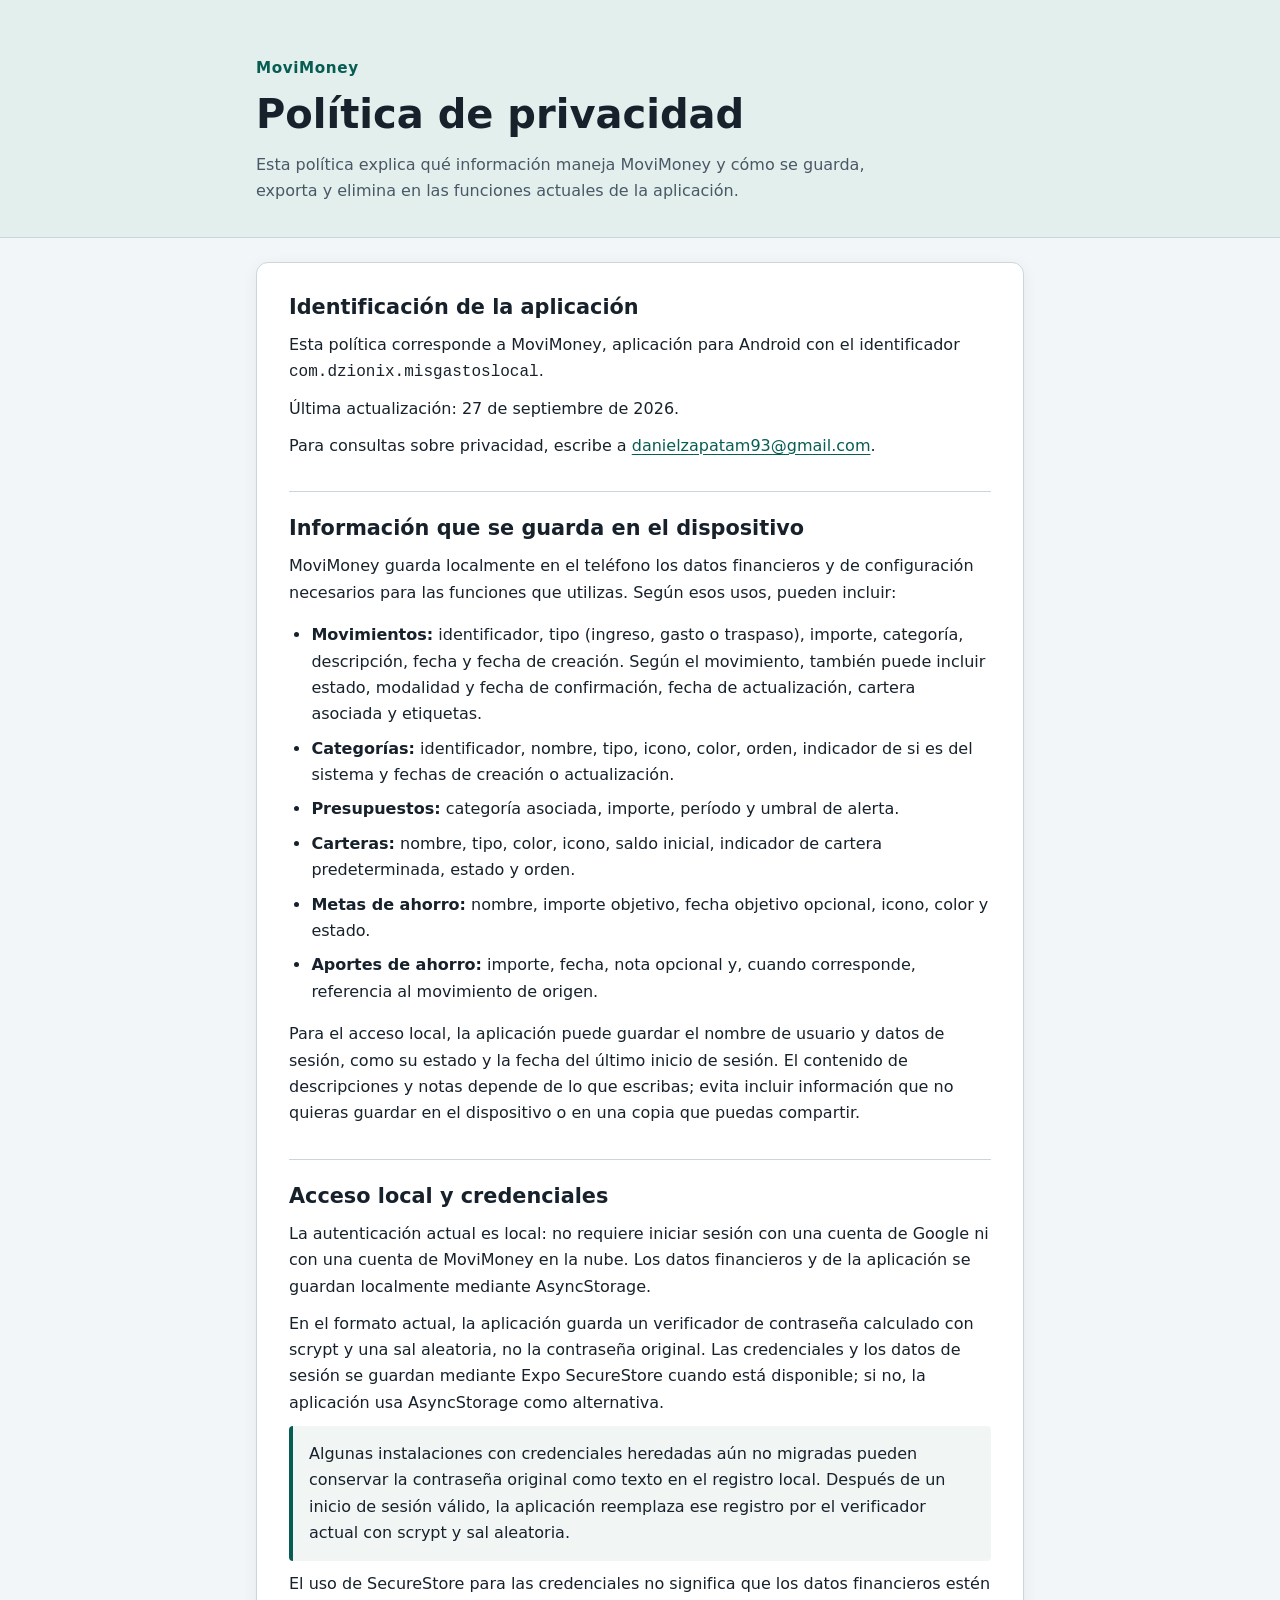
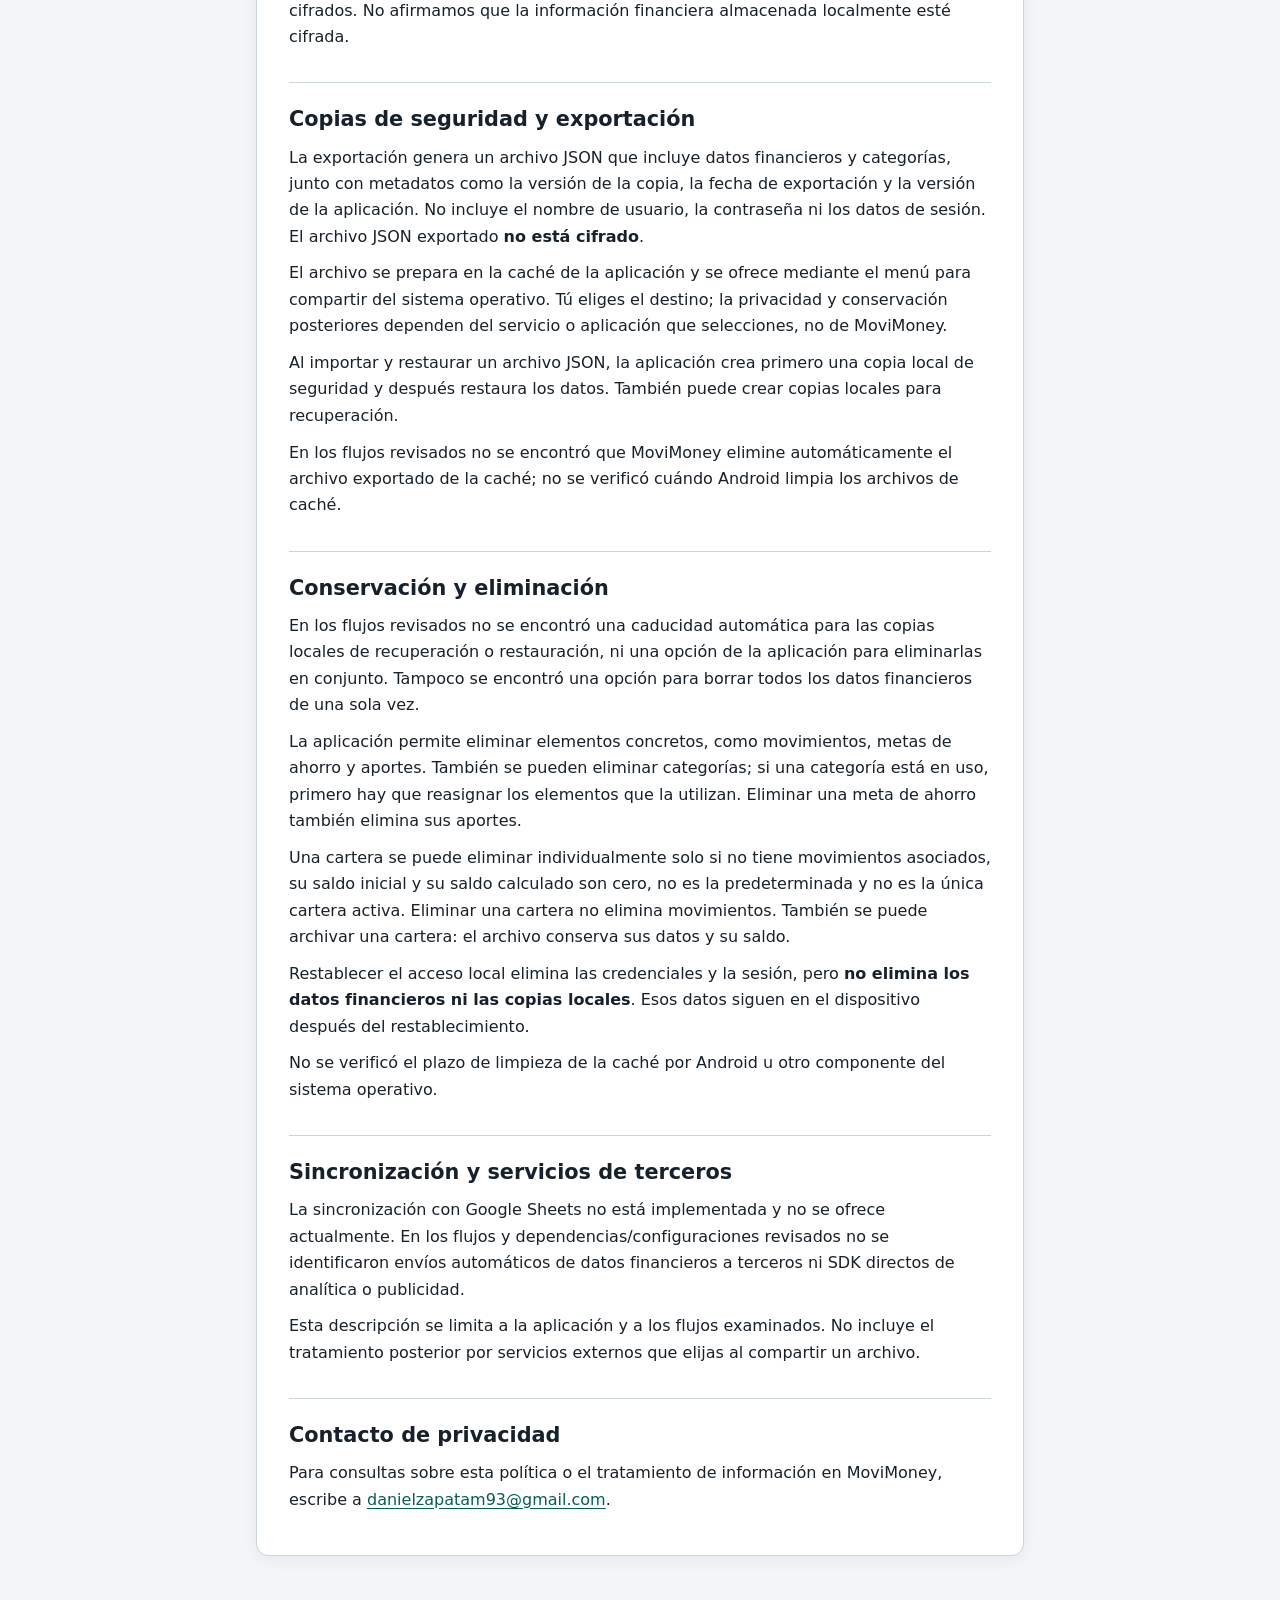
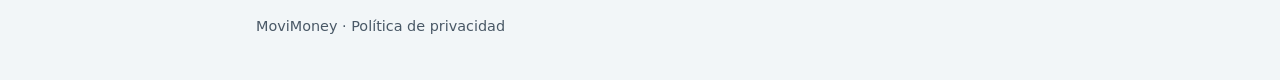
<file: docs/politicas/movimoney.html>
<!doctype html>
<html lang="es">
<head>
  <meta charset="utf-8">
  <meta name="viewport" content="width=device-width, initial-scale=1">
  <meta name="color-scheme" content="light">
  <meta name="description" content="Política de privacidad de MoviMoney: datos locales, credenciales, copias de seguridad y eliminación.">
  <title>Política de privacidad | MoviMoney</title>
  <style>
    :root {
      color-scheme: light;
      --ink: #17212b;
      --muted: #495866;
      --paper: #ffffff;
      --page: #f2f6f8;
      --accent: #075d53;
      --border: #cbd6dc;
      --focus: #a33b00;
      font: 1rem/1.65 system-ui, -apple-system, BlinkMacSystemFont, "Segoe UI", sans-serif;
      color: var(--ink);
      background: var(--page);
    }

    *,
    *::before,
    *::after {
      box-sizing: border-box;
    }

    html {
      scroll-behavior: smooth;
    }

    body {
      min-width: 320px;
      margin: 0;
      background: var(--page);
      color: var(--ink);
      font: inherit;
    }

    a {
      color: var(--accent);
      text-underline-offset: 0.18em;
      overflow-wrap: anywhere;
    }

    a:hover {
      color: #03473f;
    }

    a:focus-visible {
      outline: 3px solid var(--focus);
      outline-offset: 3px;
      border-radius: 2px;
    }

    .skip-link {
      position: absolute;
      inset-block-start: 0.75rem;
      inset-inline-start: 0.75rem;
      z-index: 1;
      padding: 0.65rem 0.9rem;
      transform: translateY(-180%);
      border: 2px solid var(--focus);
      border-radius: 0.4rem;
      background: var(--paper);
      color: var(--ink);
      font-weight: 700;
    }

    .skip-link:focus {
      transform: translateY(0);
    }

    header {
      padding: clamp(2rem, 7vw, 3.5rem) 1.25rem 2rem;
      background: #e3efed;
      border-bottom: 1px solid var(--border);
    }

    .header-inner,
    main,
    footer {
      width: min(100% - 2rem, 48rem);
      margin-inline: auto;
    }

    .brand {
      margin: 0 0 0.5rem;
      color: var(--accent);
      font-size: 0.95rem;
      font-weight: 700;
      letter-spacing: 0.04em;
    }

    h1,
    h2 {
      line-height: 1.25;
      text-wrap: balance;
    }

    h1 {
      margin: 0;
      font-size: clamp(1.8rem, 5vw, 2.5rem);
    }

    .intro {
      max-width: 65ch;
      margin: 0.8rem 0 0;
      color: var(--muted);
    }

    main {
      padding-block: 1.5rem 3rem;
    }

    article {
      padding: clamp(1rem, 4vw, 2rem);
      background: var(--paper);
      border: 1px solid var(--border);
      border-radius: 0.75rem;
      box-shadow: 0 0.25rem 1rem rgb(23 33 43 / 6%);
    }

    section + section {
      margin-top: 2rem;
      padding-top: 1.5rem;
      border-top: 1px solid var(--border);
    }

    h2 {
      margin: 0 0 0.7rem;
      font-size: 1.3rem;
    }

    p {
      margin: 0.65rem 0;
    }

    ul {
      padding-inline-start: 1.4rem;
    }

    li + li {
      margin-top: 0.5rem;
    }

    .notice {
      padding: 0.9rem 1rem;
      background: #f1f6f5;
      border-inline-start: 4px solid var(--accent);
      border-radius: 0.25rem;
    }

    footer {
      padding: 0 0 2rem;
      color: var(--muted);
      font-size: 0.9rem;
    }

    @media (max-width: 24rem) {
      article {
        border-radius: 0.5rem;
      }
    }

    @media (prefers-reduced-motion: reduce) {
      html {
        scroll-behavior: auto;
      }
    }
  </style>
</head>
<body>
  <a class="skip-link" href="#contenido">Saltar al contenido</a>

  <header>
    <div class="header-inner">
      <p class="brand">MoviMoney</p>
      <h1>Política de privacidad</h1>
      <p class="intro">
        Esta política explica qué información maneja MoviMoney y cómo se guarda,
        exporta y elimina en las funciones actuales de la aplicación.
      </p>
    </div>
  </header>

  <main id="contenido">
    <article>
      <section aria-labelledby="identificacion">
        <h2 id="identificacion">Identificación de la aplicación</h2>
        <p>
          Esta política corresponde a MoviMoney, aplicación para Android con el
          identificador <code>com.dzionix.misgastoslocal</code>.
        </p>
        <p>
          Última actualización:
          <time datetime="2026-09-27">27 de septiembre de 2026</time>.
        </p>
        <p>
          Para consultas sobre privacidad, escribe a
          <a href="mailto:danielzapatam93@gmail.com">danielzapatam93@gmail.com</a>.
        </p>
      </section>

      <section aria-labelledby="datos">
        <h2 id="datos">Información que se guarda en el dispositivo</h2>
        <p>
          MoviMoney guarda localmente en el teléfono los datos financieros y de
          configuración necesarios para las funciones que utilizas. Según esos
          usos, pueden incluir:
        </p>
        <ul>
          <li>
            <strong>Movimientos:</strong> identificador, tipo (ingreso, gasto o
            traspaso), importe, categoría, descripción, fecha y fecha de
            creación. Según el movimiento, también puede incluir estado,
            modalidad y fecha de confirmación, fecha de actualización, cartera
            asociada y etiquetas.
          </li>
          <li>
            <strong>Categorías:</strong> identificador, nombre, tipo, icono,
            color, orden, indicador de si es del sistema y fechas de creación o
            actualización.
          </li>
          <li>
            <strong>Presupuestos:</strong> categoría asociada, importe, período
            y umbral de alerta.
          </li>
          <li>
            <strong>Carteras:</strong> nombre, tipo, color, icono, saldo inicial,
            indicador de cartera predeterminada, estado y orden.
          </li>
          <li>
            <strong>Metas de ahorro:</strong> nombre, importe objetivo, fecha
            objetivo opcional, icono, color y estado.
          </li>
          <li>
            <strong>Aportes de ahorro:</strong> importe, fecha, nota opcional y,
            cuando corresponde, referencia al movimiento de origen.
          </li>
        </ul>
        <p>
          Para el acceso local, la aplicación puede guardar el nombre de usuario
          y datos de sesión, como su estado y la fecha del último inicio de
          sesión. El contenido de descripciones y notas depende de lo que
          escribas; evita incluir información que no quieras guardar en el
          dispositivo o en una copia que puedas compartir.
        </p>
      </section>

      <section aria-labelledby="acceso">
        <h2 id="acceso">Acceso local y credenciales</h2>
        <p>
          La autenticación actual es local: no requiere iniciar sesión con una
          cuenta de Google ni con una cuenta de MoviMoney en la nube. Los datos
          financieros y de la aplicación se guardan localmente mediante
          AsyncStorage.
        </p>
        <p>
          En el formato actual, la aplicación guarda un verificador de contraseña
          calculado con scrypt y una sal aleatoria, no la contraseña original.
          Las credenciales y los datos de sesión se guardan mediante Expo
          SecureStore cuando está disponible; si no, la aplicación usa
          AsyncStorage como alternativa.
        </p>
        <p class="notice">
          Algunas instalaciones con credenciales heredadas aún no migradas
          pueden conservar la contraseña original como texto en el registro
          local. Después de un inicio de sesión válido, la aplicación reemplaza
          ese registro por el verificador actual con scrypt y sal aleatoria.
        </p>
        <p>
          El uso de SecureStore para las credenciales no significa que los datos
          financieros estén cifrados. No afirmamos que la información financiera
          almacenada localmente esté cifrada.
        </p>
      </section>

      <section aria-labelledby="copias">
        <h2 id="copias">Copias de seguridad y exportación</h2>
        <p>
          La exportación genera un archivo JSON que incluye datos financieros y
          categorías, junto con metadatos como la versión de la copia, la fecha
          de exportación y la versión de la aplicación. No incluye el nombre de
          usuario, la contraseña ni los datos de sesión. El archivo JSON
          exportado <strong>no está cifrado</strong>.
        </p>
        <p>
          El archivo se prepara en la caché de la aplicación y se ofrece mediante
          el menú para compartir del sistema operativo. Tú eliges el destino; la
          privacidad y conservación posteriores dependen del servicio o
          aplicación que selecciones, no de MoviMoney.
        </p>
        <p>
          Al importar y restaurar un archivo JSON, la aplicación crea primero una
          copia local de seguridad y después restaura los datos. También puede
          crear copias locales para recuperación.
        </p>
        <p>
          En los flujos revisados no se encontró que MoviMoney elimine
          automáticamente el archivo exportado de la caché; no se verificó
          cuándo Android limpia los archivos de caché.
        </p>
      </section>

      <section aria-labelledby="conservacion">
        <h2 id="conservacion">Conservación y eliminación</h2>
        <p>
          En los flujos revisados no se encontró una caducidad automática para
          las copias locales de recuperación o restauración, ni una opción de la
          aplicación para eliminarlas en conjunto. Tampoco se encontró una
          opción para borrar todos los datos financieros de una sola vez.
        </p>
        <p>
          La aplicación permite eliminar elementos concretos, como movimientos,
          metas de ahorro y aportes. También se pueden eliminar categorías; si
          una categoría está en uso, primero hay que reasignar los elementos que
          la utilizan. Eliminar una meta de ahorro también elimina sus aportes.
        </p>
        <p>
          Una cartera se puede eliminar individualmente solo si no tiene
          movimientos asociados, su saldo inicial y su saldo calculado son cero,
          no es la predeterminada y no es la única cartera activa. Eliminar una
          cartera no elimina movimientos. También se puede archivar una cartera:
          el archivo conserva sus datos y su saldo.
        </p>
        <p>
          Restablecer el acceso local elimina las credenciales y la sesión, pero
          <strong>no elimina los datos financieros ni las copias locales</strong>.
          Esos datos siguen en el dispositivo después del restablecimiento.
        </p>
        <p>
          No se verificó el plazo de limpieza de la caché por Android u otro
          componente del sistema operativo.
        </p>
      </section>

      <section aria-labelledby="envios">
        <h2 id="envios">Sincronización y servicios de terceros</h2>
        <p>
          La sincronización con Google Sheets no está implementada y no se ofrece
          actualmente. En los flujos y dependencias/configuraciones revisados no
          se identificaron envíos automáticos de datos financieros a terceros
          ni SDK directos de analítica o publicidad.
        </p>
        <p>
          Esta descripción se limita a la aplicación y a los flujos examinados.
          No incluye el tratamiento posterior por servicios externos que elijas
          al compartir un archivo.
        </p>
      </section>

      <section aria-labelledby="contacto">
        <h2 id="contacto">Contacto de privacidad</h2>
        <p>
          Para consultas sobre esta política o el tratamiento de información en
          MoviMoney, escribe a
          <a href="mailto:danielzapatam93@gmail.com">danielzapatam93@gmail.com</a>.
        </p>
      </section>
    </article>
  </main>

  <footer>
    <p>MoviMoney · Política de privacidad</p>
  </footer>
</body>
</html>
</file>
<file: styles.css>
:root {
  color-scheme: light;
  --paper: #f3efe5;
  --paper-strong: #e7e0d0;
  --ink: #171714;
  --muted: #625f57;
  --line: #171714;
  --yellow: #f5c400;
  --yellow-ink: #171714;
  --coral: #ff6b4a;
  --blue: #5186ff;
  --green: #5d9d70;
  --surface: #faf7ef;
  --dialog-backdrop: rgb(18 18 16 / 72%);
  --display: "Arial Narrow", "Aptos Display", "Helvetica Neue", Arial, sans-serif;
  --body: "Aptos", "Helvetica Neue", Arial, sans-serif;
  --serif: Georgia, "Times New Roman", serif;
  --ease-out: cubic-bezier(.16, 1, .3, 1);
  --ease-in-out: cubic-bezier(.65, 0, .35, 1);
  --pad: clamp(1rem, 3.2vw, 3.75rem);
  --header-height: 5rem;
  --header-compact: 3.75rem;
  --subnav-height: 2.75rem;
}

html[data-theme="dark"] {
  color-scheme: dark;
  --paper: #141411;
  --paper-strong: #22221c;
  --ink: #efebdf;
  --muted: #b9b3a4;
  --line: #efebdf;
  --yellow: #e0b600;
  --yellow-ink: #141411;
  --coral: #e76548;
  --blue: #6f94e7;
  --green: #70a37b;
  --surface: #1b1b17;
  --dialog-backdrop: rgb(0 0 0 / 80%);
}

*, *::before, *::after { box-sizing: border-box; }

html {
  scroll-behavior: smooth;
  scrollbar-color: var(--ink) var(--paper);
}

body {
  margin: 0;
  overflow-x: hidden;
  background:
    repeating-linear-gradient(90deg, transparent 0, transparent calc(25vw - 1px), color-mix(in srgb, var(--ink) 5%, transparent) 25vw),
    var(--paper);
  color: var(--ink);
  font-family: var(--body);
  font-size: clamp(1rem, .96rem + .15vw, 1.125rem);
  line-height: 1.55;
  text-rendering: optimizeLegibility;
  transition: background-color .35s var(--ease-out), color .35s var(--ease-out);
}

body.dialog-open { overflow: hidden; }

button, a { color: inherit; }
button { font: inherit; }
a { text-decoration-thickness: .08em; text-underline-offset: .18em; }
::selection { background: var(--coral); color: #171714; }

:focus-visible {
  outline: 3px solid var(--coral);
  outline-offset: 4px;
}

.skip-link {
  position: fixed;
  z-index: 1000;
  top: .75rem;
  left: .75rem;
  padding: .8rem 1rem;
  background: var(--ink);
  color: var(--paper);
  transform: translateY(-160%);
  transition: transform .2s ease-out;
}

.skip-link:focus { transform: translateY(0); }
.sr-only { position: absolute; width: 1px; height: 1px; overflow: hidden; clip: rect(0, 0, 0, 0); white-space: nowrap; }

.scroll-progress {
  position: fixed;
  z-index: 900;
  inset: 0 0 auto;
  height: 4px;
  background: transparent;
  pointer-events: none;
}

.scroll-progress span {
  display: block;
  width: 100%;
  height: 100%;
  background: var(--coral);
  transform: scaleX(0);
  transform-origin: left center;
}

.section-shell { padding-inline: var(--pad); }

/* Sticky header: its flow contribution stays at zero (height + negative margin) so heroes keep overlaying it.
   It hides via `top`, never transform/filter, because those would trap the fixed mobile nav inside it. */
.site-header {
  --header-current: var(--header-height);
  position: sticky;
  z-index: 100;
  top: 0;
  height: var(--header-current);
  margin-bottom: calc(-1 * var(--header-current));
  padding: 1rem var(--pad);
  display: grid;
  grid-template-columns: 1fr auto 1fr;
  align-items: center;
  gap: 1rem;
  border-bottom: 1px solid var(--line);
  transition: top .45s var(--ease-out), height .35s var(--ease-out), margin-bottom .35s var(--ease-out), padding .35s var(--ease-out);
}

.site-header::before {
  content: "";
  position: absolute;
  z-index: -1;
  inset: 0;
  background: color-mix(in srgb, var(--paper) 92%, transparent);
  backdrop-filter: blur(10px);
  opacity: 0;
  pointer-events: none;
  transition: opacity .35s var(--ease-out);
}

.site-header.is-scrolled { --header-current: var(--header-compact); padding-block: .5rem; }
.site-header.is-scrolled::before { opacity: 1; }
.site-header.is-hidden { top: calc(-1 * var(--header-current) - 1px); }

/* Offset for sticky elements under the header; 0 while the header is tucked away. */
html { --header-offset: var(--header-compact); }
html.header-hidden { --header-offset: 0px; }

main section[id], .site-footer[id] { scroll-margin-top: var(--header-compact); }
.project-group[id] { scroll-margin-top: calc(var(--header-compact) + var(--subnav-height)); }

.wordmark {
  justify-self: start;
  display: inline-flex;
  align-items: flex-start;
  gap: .15rem;
  min-width: 3rem;
  min-height: 2.75rem;
  text-decoration: none;
  font: 900 1.4rem/.95 var(--display);
  letter-spacing: -.07em;
}

.wordmark sup { font: 700 .55rem/1 var(--body); letter-spacing: .04em; }

.main-nav { display: flex; align-items: center; gap: clamp(.8rem, 2.2vw, 2.5rem); }
.main-nav a {
  position: relative;
  padding-block: .6rem;
  text-decoration: none;
  font-size: .78rem;
  font-weight: 750;
  text-transform: uppercase;
  letter-spacing: .08em;
}
.main-nav a::after {
  content: "";
  position: absolute;
  inset: auto 0 .35rem;
  height: 2px;
  background: var(--ink);
  transform: scaleX(0);
  transform-origin: right;
  transition: transform .3s var(--ease-out);
}
.main-nav a:hover::after, .main-nav a:focus-visible::after { transform: scaleX(1); transform-origin: left; }

.theme-toggle {
  justify-self: end;
  min-height: 2.75rem;
  padding: .5rem .75rem;
  display: inline-flex;
  align-items: center;
  gap: .55rem;
  border: 1px solid var(--ink);
  border-radius: 999px;
  background: var(--paper);
  cursor: pointer;
  text-transform: uppercase;
  font-size: .7rem;
  font-weight: 800;
  letter-spacing: .08em;
}
.theme-toggle__icon { font-size: 1.1rem; line-height: 1; transition: transform .4s var(--ease-out); }
.theme-toggle:hover .theme-toggle__icon { transform: rotate(180deg); }

/* Header controls: language switcher next to the theme toggle. */
.header-actions { justify-self: end; display: inline-flex; align-items: center; gap: .5rem; min-width: 0; }
.lang-switch {
  min-height: 2.75rem;
  padding: .25rem;
  display: inline-flex;
  align-items: center;
  gap: .1rem;
  border: 1px solid var(--ink);
  border-radius: 999px;
  background: var(--paper);
  text-transform: uppercase;
  font-size: .7rem;
  font-weight: 800;
  letter-spacing: .08em;
}
.lang-switch__item {
  min-width: 2.15rem;
  min-height: 2.15rem;
  padding-inline: .35rem;
  display: inline-grid;
  place-items: center;
  border-radius: 999px;
  text-decoration: none;
  transition: background-color .2s var(--ease-out), color .2s var(--ease-out);
}
.lang-switch__item[aria-current="true"] { background: var(--ink); color: var(--paper); }
a.lang-switch__item:hover, a.lang-switch__item:focus-visible { background: var(--yellow); color: var(--yellow-ink); }
.lang-switch__divider { color: var(--muted); font-weight: 600; }

.hero {
  position: relative;
  isolation: isolate;
  min-height: max(45rem, 100svh);
  padding-top: calc(var(--header-height) + 2.25rem);
  padding-bottom: clamp(2rem, 5vw, 4rem);
  display: grid;
  grid-template-rows: auto 1fr auto;
  overflow: hidden;
  border-bottom: 1px solid var(--line);
}

.hero-field, .hero-noise { position: absolute; z-index: -2; inset: 0; width: 100%; height: 100%; }
.hero-field { opacity: .46; }
.hero-noise {
  z-index: -1;
  opacity: .17;
  background-image: url("data:image/svg+xml,%3Csvg viewBox='0 0 180 180' xmlns='http://www.w3.org/2000/svg'%3E%3Cfilter id='n'%3E%3CfeTurbulence type='fractalNoise' baseFrequency='.9' numOctaves='2' stitchTiles='stitch'/%3E%3C/filter%3E%3Crect width='100%25' height='100%25' filter='url(%23n)' opacity='.18'/%3E%3C/svg%3E");
  pointer-events: none;
  mix-blend-mode: multiply;
}

html[data-theme="dark"] .hero-noise { mix-blend-mode: screen; opacity: .08; }

.hero-kicker {
  align-self: start;
  display: inline-flex;
  align-items: center;
  gap: .65rem;
  width: fit-content;
  padding: .55rem .8rem;
  border: 1px solid var(--ink);
  border-radius: 999px;
  background: var(--paper);
  font-size: .7rem;
  font-weight: 800;
  text-transform: uppercase;
  letter-spacing: .08em;
}
.status-dot { width: .65rem; height: .65rem; border-radius: 50%; background: var(--green); box-shadow: 0 0 0 4px color-mix(in srgb, var(--green) 20%, transparent); }

.hero-title-wrap { position: relative; align-self: center; perspective: 1000px; }
.hero-index { margin: 0 0 .25rem; font-size: .62rem; font-weight: 800; letter-spacing: .15em; }
.hero-title { margin: 0; font-family: var(--display); font-size: clamp(3.65rem, 9.65vw, 10.25rem); font-weight: 900; line-height: .76; letter-spacing: -.085em; text-transform: uppercase; }
.hero-title > span { display: block; width: fit-content; transform-origin: left center; }
.hero-title > span:nth-child(2) { margin-left: clamp(0rem, 7vw, 8rem); }
.hero-title > span:nth-child(3) { margin-left: clamp(0rem, 1.6vw, 2rem); }
.hero-title i { display: inline-block; color: var(--coral); font-style: normal; font-family: var(--serif); font-weight: 400; transform: rotate(-12deg); }
.hero-title__outline {
  color: transparent;
  -webkit-text-stroke: clamp(1px, .13vw, 2px) var(--ink);
  text-shadow: .025em .025em 0 var(--yellow);
}

.hero-stamp {
  position: absolute;
  z-index: 2;
  top: 7%;
  right: 2%;
  width: clamp(5.5rem, 9vw, 8.5rem);
  aspect-ratio: 1;
  display: grid;
  place-content: center;
  gap: .15rem;
  border: 1px solid var(--ink);
  border-radius: 50%;
  background: var(--yellow);
  color: var(--yellow-ink);
  text-align: center;
  font-size: clamp(.52rem, .7vw, .7rem);
  font-weight: 900;
  letter-spacing: .08em;
  text-transform: uppercase;
  transform: rotate(12deg);
}
.hero-stamp b { font: 400 1.1rem/1 var(--serif); }

.hero-bottom {
  align-self: end;
  display: grid;
  grid-template-columns: minmax(0, 1fr) auto;
  gap: 2rem;
  align-items: end;
  padding-top: 2rem;
  border-top: 1px solid var(--ink);
}
.hero-description { margin: 0; max-width: 68ch; font-size: clamp(1rem, 1.4vw, 1.3rem); }
.hero-actions { display: flex; gap: .75rem; }

.button {
  position: relative;
  min-height: 3.35rem;
  padding: .75rem 1.1rem;
  display: inline-flex;
  align-items: center;
  justify-content: space-between;
  gap: 1.5rem;
  border: 1px solid var(--ink);
  text-decoration: none;
  text-transform: uppercase;
  font-size: .75rem;
  font-weight: 850;
  letter-spacing: .08em;
  overflow: hidden;
  transition: color .25s var(--ease-out), background-color .25s var(--ease-out), transform .25s var(--ease-out);
}
.button span { position: relative; z-index: 1; }
.button--primary { background: var(--ink); color: var(--paper); }
.button--primary::before {
  content: "";
  position: absolute;
  inset: 0;
  background: var(--coral);
  transform: translateY(105%);
  transition: transform .35s var(--ease-out);
}
.button--primary:hover, .button--primary:focus-visible { color: #171714; }
.button--primary:hover::before, .button--primary:focus-visible::before { transform: translateY(0); }
.button--secondary { background: var(--paper); }
.button--secondary:hover { background: var(--yellow); color: var(--yellow-ink); }

.hero-orbit { position: absolute; z-index: -1; inset: 0; pointer-events: none; }
.orbit-word {
  position: absolute;
  padding: .28rem .55rem;
  border: 1px solid var(--ink);
  background: var(--paper);
  font-size: .56rem;
  font-weight: 900;
  letter-spacing: .1em;
}
.orbit-word--one { top: 25%; right: 17%; transform: rotate(7deg); }
.orbit-word--two { top: 44%; right: 4%; transform: rotate(-6deg); }
.orbit-word--three { bottom: 27%; left: 8%; transform: rotate(3deg); }

.ticker { overflow: hidden; border-bottom: 1px solid var(--line); background: var(--yellow); color: var(--yellow-ink); }
.ticker__track { width: max-content; padding: .72rem 0; display: flex; align-items: center; animation: ticker 70s linear infinite; font: 900 .78rem/1 var(--display); letter-spacing: .08em; will-change: transform; }
.ticker__set { flex: none; display: flex; align-items: center; gap: 1.15rem; padding-right: 1.15rem; white-space: nowrap; }
.ticker__track i { font-style: normal; color: var(--coral); }
@keyframes ticker { to { transform: translateX(calc(-1 * var(--ticker-loop-distance, 0px))); } }

.projects, .services, .workflow, .about, .ai-section { padding-block: clamp(5rem, 10vw, 10rem); border-bottom: 1px solid var(--line); }

.section-heading { display: grid; grid-template-columns: minmax(7rem, .35fr) 1.15fr .8fr; gap: clamp(1rem, 3vw, 3rem); align-items: start; margin-bottom: clamp(4rem, 7vw, 7rem); }
.section-heading--wide { grid-template-columns: minmax(7rem, .35fr) 1.4fr .75fr; }
.eyebrow { margin: .45rem 0 0; font-size: .7rem; font-weight: 850; text-transform: uppercase; letter-spacing: .12em; }
.section-heading h2, .about h2, .contact h2 { margin: 0; font: 900 clamp(3rem, 7vw, 7.5rem)/.82 var(--display); letter-spacing: -.07em; text-transform: uppercase; }
.section-heading h2 em, .contact h2 em { color: var(--coral); font-family: var(--serif); font-weight: 400; text-transform: none; }
.section-heading > p:last-child { margin: .35rem 0 0; max-width: 58ch; }

/* Projects subnav: translucent tab bar under the section heading; sticks below the header while projects are on screen. */
.project-subnav__sentinel { height: 1px; margin-bottom: -1px; }
.project-subnav {
  position: sticky;
  z-index: 50;
  top: var(--header-offset);
  margin: 0 calc(-1 * var(--pad)) clamp(3rem, 5vw, 5rem);
  padding-inline: var(--pad);
  display: flex;
  align-items: center;
  gap: 2.25rem;
  border-top: 1px solid transparent;
  border-bottom: 1px solid color-mix(in srgb, var(--line) 15%, transparent);
  background: color-mix(in srgb, var(--paper) 88%, transparent);
  backdrop-filter: blur(14px);
  -webkit-backdrop-filter: blur(14px);
  transition: top .45s var(--ease-out), border-color .3s var(--ease-out), box-shadow .35s var(--ease-out), opacity .5s var(--ease-out), transform .5s var(--ease-out);
}
.project-subnav.is-pinned { border-top-color: color-mix(in srgb, var(--line) 15%, transparent); box-shadow: 0 10px 30px -15px color-mix(in srgb, var(--ink) 10%, transparent); }
html[data-theme="dark"] .project-subnav.is-pinned { box-shadow: 0 12px 32px -12px rgb(0 0 0 / .55); }
.project-subnav__label,
.project-subnav__top { color: var(--muted); font-size: .7rem; font-weight: 850; letter-spacing: .12em; text-transform: uppercase; white-space: nowrap; }
.project-subnav__label { max-width: 0; margin-right: -2.25rem; overflow: hidden; opacity: 0; transition: max-width .5s var(--ease-out), margin .5s var(--ease-out), opacity .35s var(--ease-out); }
.project-subnav__label i { font-style: normal; }
.project-subnav__tabs { display: flex; gap: 2.25rem; min-width: 0; }
.project-subnav__link {
  position: relative;
  padding-block: 1.1rem;
  color: var(--muted);
  font: 500 .95rem/1 var(--body);
  text-decoration: none;
  white-space: nowrap;
  transition: color .25s var(--ease-out);
}
.project-subnav__link::after { content: ""; position: absolute; left: 0; right: 0; bottom: -1px; height: 2px; background: currentColor; transform: scaleX(0); transform-origin: left; transition: transform .35s var(--ease-out); }
.project-subnav__link:hover, .project-subnav__link[aria-current="true"] { color: var(--ink); }
.project-subnav__link[aria-current="true"] { font-weight: 650; }
.project-subnav__link:hover::after, .project-subnav__link[aria-current="true"]::after { transform: scaleX(1); }
.project-subnav__top { margin-left: auto; padding-block: 1.1rem; text-decoration: none; transition: opacity .35s var(--ease-out), visibility .35s, color .25s var(--ease-out); }
.project-subnav__top:hover { color: var(--ink); }
.project-subnav__link:focus-visible, .project-subnav__top:focus-visible { outline-offset: -3px; }
.js .project-subnav:not(.is-pinned) .project-subnav__top { opacity: 0; visibility: hidden; }
@media (min-width: 900px) {
  .project-subnav.is-pinned .project-subnav__label { max-width: 12rem; margin-right: 0; opacity: 1; }
}
.js .project-subnav:not(.is-visible) { opacity: 0; transform: translateY(-.5rem); }

.project-group + .project-group { margin-top: clamp(5rem, 9vw, 9rem); }
.project-group__heading { display: grid; grid-template-columns: 1fr 1fr; align-items: end; gap: 2rem; padding-bottom: 1.25rem; border-bottom: 3px solid var(--line); }
.project-group__heading h3 { margin: 0; font: 850 clamp(1.8rem, 3vw, 3.1rem)/1 var(--display); text-transform: uppercase; letter-spacing: -.04em; }
.project-group__heading p { justify-self: end; margin: 0; max-width: 46ch; color: var(--muted); }

.project-list { border-bottom: 1px solid var(--line); }

.project-more { display: flex; justify-content: flex-end; padding-top: 1.25rem; }

/* ---------- Página Proyectos ---------- */
.page-hero {
  padding-top: calc(var(--header-height) + clamp(3rem, 8vw, 8rem));
  padding-bottom: clamp(4rem, 9vw, 9rem);
  display: grid;
  grid-template-columns: minmax(0, 1fr) minmax(19rem, .4fr);
  gap: 3rem;
  align-items: end;
  border-bottom: 1px solid var(--line);
}
.page-title { margin: 0; grid-column: 1 / -1; font: 900 clamp(3.5rem, 9.5vw, 9.5rem)/.82 var(--display); letter-spacing: -.07em; text-transform: uppercase; }
.page-title em { color: var(--coral); font-family: var(--serif); font-weight: 400; text-transform: none; }
.page-lead { margin: 0; max-width: 52ch; font-size: clamp(1rem, 1.4vw, 1.3rem); }

.project-row {
  position: relative;
  display: grid;
  grid-template-columns: 3rem minmax(0, 1fr) minmax(13rem, .38fr) 2.5rem;
  gap: clamp(1rem, 2.5vw, 2.5rem);
  align-items: center;
  padding: clamp(1.6rem, 3.2vw, 3rem) 0;
  border-top: 1px solid var(--line);
  color: inherit;
  text-decoration: none;
}
.project-row::before {
  content: "";
  position: absolute;
  inset: 0 calc(var(--pad) * -1);
  z-index: -1;
  background: var(--project-bg, var(--yellow));
  transform: scaleY(0);
  transform-origin: bottom;
  transition: transform .55s var(--ease-out);
}
.project-row:hover::before, .project-row:focus-visible::before { transform: scaleY(1); transform-origin: top; }
.project-row .project-number { align-self: center; }
.project-row h3 { margin: 0; font: 900 clamp(1.9rem, 4.2vw, 4.2rem)/.9 var(--display); letter-spacing: -.06em; text-transform: uppercase; }
.project-row p { margin: 0; max-width: 40ch; font: italic 1rem/1.3 var(--serif); color: var(--muted); }
.project-row:hover p, .project-row:focus-visible p { color: #171714; }
.project-row-arrow { justify-self: end; font-size: 1.7rem; line-height: 1; transition: transform .35s var(--ease-out); }
.project-row:hover .project-row-arrow, .project-row:focus-visible .project-row-arrow { transform: translate(.12rem, -.12rem) rotate(45deg); }

.project-row--canatess { --project-bg: #e7c9bc; }
.project-row--colive { --project-bg: #a9c1ec; }
.project-row--mega { --project-bg: #e9d154; }
.project-row--barcelo { --project-bg: #d96a4d; }
.project-row--calculator { --project-bg: #ffad4a; }
.project-row--crm { --project-bg: #9cb89a; }
.project-row--cms { --project-bg: #9db2d3; }
.project-row--gastos { --project-bg: #ddd3aa; }

.project-card--dream-school { --project-bg: #ffd9a3; --cover-rotate: -1.2deg; }
.project-card--preventing { --project-bg: #dbe7ff; --cover-rotate: 1deg; }
.project-card--barentszen { --project-bg: #e7e0d0; --cover-rotate: -.8deg; }

.cover-dream-school { background: #ffd9a3; color: #171714; display: grid; place-content: center; text-align: center; }
.cover-dream-school > b { font: 900 clamp(1.7rem, 3.6vw, 3.6rem)/.85 var(--display); letter-spacing: -.05em; text-transform: uppercase; }
.ds-campus { position: absolute; left: 10%; right: 10%; bottom: 12%; display: flex; align-items: flex-end; gap: .45rem; }
.ds-campus i { flex: 1; height: 3rem; border: 2px solid #171714; background: #f3efe5; }
.ds-campus i:nth-child(2) { height: 4.4rem; }
.ds-campus i:nth-child(3) { height: 3.6rem; }
.ds-flag { position: absolute; top: 16%; right: 24%; width: .45rem; height: 2.5rem; background: #171714; }
.ds-flag::after { content: ""; position: absolute; top: 0; left: 100%; border: .85rem solid transparent; border-left-color: #ff6b4a; }

.cover-preventing { background: #dbe7ff; color: #171714; }
.cover-preventing > b { position: absolute; left: 12%; top: 14%; font: 900 clamp(1rem, 2.2vw, 2rem)/1 var(--display); letter-spacing: -.03em; text-transform: uppercase; }
.pt-cross { position: absolute; left: 50%; top: 54%; width: 4.2rem; height: 1.7rem; background: #ff6b4a; border: 2px solid #171714; transform: translate(-50%, -50%); }
.pt-cross::before { content: ""; position: absolute; left: 50%; top: 50%; width: 1.7rem; height: 4.2rem; background: #ff6b4a; border: 2px solid #171714; transform: translate(-50%, -50%); }
.pt-pill { position: absolute; right: 10%; bottom: 12%; padding: .45rem .6rem; border: 1px solid #171714; background: #f3efe5; font-size: .55rem; font-weight: 900; letter-spacing: .08em; text-transform: uppercase; }

.cover-barentszen { background: #e7e0d0; color: #171714; display: grid; place-content: center; }
.bg-mark { font: italic 700 clamp(3.6rem, 7vw, 7rem)/.85 var(--serif); text-align: center; }
.bg-mark b { font-style: normal; font-family: var(--display); font-weight: 900; font-size: .5em; letter-spacing: .02em; text-transform: uppercase; }

.cover-placeholder {
  position: absolute;
  z-index: 2;
  top: .6rem;
  left: .6rem;
  padding: .3rem .45rem;
  border: 1px solid #171714;
  background: #171714;
  color: #f3efe5;
  font-size: .5rem;
  font-weight: 900;
  letter-spacing: .12em;
  text-transform: uppercase;
}
.project-card { container-type: inline-size; border-top: 1px solid var(--line); }
.project-card:first-child { border-top: 0; }
.project-card__button {
  position: relative;
  width: 100%;
  min-height: clamp(17rem, 29vw, 25rem);
  padding: clamp(1.25rem, 2.6vw, 2.6rem) 0;
  display: grid;
  grid-template-columns: 3rem minmax(17rem, .86fr) minmax(19rem, .72fr) 8.75rem;
  gap: clamp(1rem, 2.6vw, 2.75rem);
  align-items: center;
  border: 0;
  background: transparent;
  color: inherit;
  text-align: left;
  overflow: hidden;
}
.project-card__button::before {
  content: "";
  position: absolute;
  z-index: -1;
  inset: 0 calc(var(--pad) * -1);
  background: var(--project-bg, var(--yellow));
  transform: scaleY(0);
  transform-origin: bottom;
  transition: transform .55s var(--ease-out);
}
.project-card__button:hover::before, .project-card__button:focus-within::before { transform: scaleY(1); transform-origin: top; }
.project-card__button:hover, .project-card__button:focus-within { color: #171714; }
.project-number { align-self: start; font-size: .72rem; font-weight: 850; letter-spacing: .08em; }
.project-copy { display: flex; flex-direction: column; gap: .9rem; }
.project-meta { display: flex; flex-wrap: wrap; gap: .5rem 1.25rem; font-size: .68rem; font-weight: 800; text-transform: uppercase; letter-spacing: .08em; }
.project-meta span:first-child { text-decoration: underline; text-decoration-thickness: 2px; text-underline-offset: .3em; }
.project-copy h4, .project-copy h3 { margin: 0; font: 900 clamp(2.35rem, 5.2vw, 5.8rem)/.83 var(--display); letter-spacing: -.065em; text-transform: uppercase; }
.project-role { font: italic 1rem/1.3 var(--serif); }
.project-summary { max-width: 58ch; font-size: .92rem; color: var(--muted); }
.project-store-link { align-self: flex-start; display: inline-flex; max-width: 100%; line-height: 0; }
.project-store-link img { display: block; width: 140px; max-width: 100%; height: auto; }
.project-store-link:focus-visible { outline: 2px solid var(--coral); outline-offset: 2px; }
.project-tags { width: fit-content; padding: .35rem .55rem; border: 1px solid var(--ink); border-radius: 999px; font-size: .62rem; font-weight: 800; text-transform: uppercase; letter-spacing: .06em; }
.project-card__button:hover .project-summary, .project-card__button:focus-within .project-summary { color: #171714; }
.project-cover { position: relative; height: clamp(12rem, 22vw, 20rem); border: 2px solid #171714; overflow: hidden; transform: rotate(var(--cover-rotate, -1deg)); transition: transform .65s var(--ease-out); }
.project-cover > img { display: block; width: 100%; height: 100%; object-fit: cover; object-position: center; }
.project-card__button:hover .project-cover, .project-card__button:focus-within .project-cover { transform: rotate(0deg) scale(1.025); }
.project-arrow { align-self: start; justify-self: end; min-height: 2.75rem; padding: .5rem .65rem .5rem .85rem; display: inline-flex; align-items: center; justify-content: center; gap: .6rem; border: 1px solid var(--ink); border-radius: 999px; background: transparent; color: inherit; cursor: pointer; font-size: .62rem; font-weight: 850; text-transform: uppercase; letter-spacing: .06em; white-space: nowrap; transition: transform .35s var(--ease-out), background-color .35s var(--ease-out), color .35s var(--ease-out); }
.project-arrow b { font-size: 1.05rem; line-height: 1; transition: transform .35s var(--ease-out); }
.project-card__button:hover .project-arrow, .project-card__button:focus-within .project-arrow { border-color: #171714; background: #f3efe5; color: #171714; }
.project-arrow:hover b, .project-arrow:focus-visible b { transform: rotate(45deg); }

.project-card--canatess { --project-bg: #e7c9bc; --cover-rotate: -1.5deg; }
.project-card--colive { --project-bg: #a9c1ec; --cover-rotate: 1deg; }
.project-card--mega { --project-bg: #e9d154; --cover-rotate: -1deg; }
.project-card--barcelo { --project-bg: #d96a4d; --cover-rotate: .8deg; }
.project-card--calculator { --project-bg: #ffad4a; --cover-rotate: -1.2deg; }
.project-card--crm { --project-bg: #9cb89a; --cover-rotate: 1deg; }
.project-card--cms { --project-bg: #9db2d3; --cover-rotate: -.8deg; }
.project-card--gastos { --project-bg: #ddd3aa; --cover-rotate: 1.4deg; }

.cover-form { background: #f7eadf; color: #171714; }
.cover-label { font: 900 clamp(2rem, 4.2vw, 4.5rem)/1 var(--display); letter-spacing: -.06em; }
.form-steps { display: grid; grid-template-columns: repeat(7, 1fr); gap: .35rem; }
.form-steps i { height: .45rem; border: 1px solid #171714; background: #e7c9bc; }
.form-steps i:nth-child(-n + 4) { background: #171714; }
.form-button { align-self: end; padding: .6rem .75rem; background: #171714; color: #f7eadf; font-size: .55rem; font-weight: 900; }

.cover-colive { background: #dae8ff; color: #171714; }
.map-line { position: absolute; width: 70%; height: 60%; left: 15%; top: 16%; border: 3px solid #171714; border-left-color: transparent; border-radius: 50%; transform: rotate(-14deg); }
.map-dot { position: absolute; width: 1.1rem; aspect-ratio: 1; background: #ff6b4a; border: 2px solid #171714; border-radius: 50%; }
.map-dot--a { left: 14%; top: 59%; }.map-dot--b { left: 37%; top: 22%; }.map-dot--c { right: 28%; top: 47%; }.map-dot--d { right: 13%; top: 18%; }
.room-card { position: absolute; left: 6%; bottom: 6%; padding: .5rem .65rem; border: 1px solid #171714; background: #f3efe5; font-size: .55rem; line-height: 1.35; transform: rotate(-4deg); }
.room-card--last { inset: 7% 5% auto auto; transform: rotate(5deg); }

.cover-mega { background: #181814; color: #f3efe5; }
.figma-frame { position: absolute; display: grid; place-content: center; border: 1px solid #f3efe5; font-size: .56rem; font-weight: 900; letter-spacing: .09em; }
.frame-a { inset: 10% 44% 37% 8%; background: #f5c400; color: #171714; }
.frame-b { inset: 43% 19% 8% 35%; background: #5186ff; }
.frame-c { inset: 13% 6% 56% 63%; background: #ff6b4a; color: #171714; }
.figma-cursor { position: absolute; left: 57%; top: 31%; font-size: 2.4rem; color: #f3efe5; transform: rotate(-10deg); }

.cover-shop { background: #f3cfb9; color: #171714; }
.shop-awning { position: absolute; inset: 12% 10% auto; height: 22%; border: 2px solid #171714; background: repeating-linear-gradient(90deg, #d65f43 0 12.5%, #f3efe5 12.5% 25%); transform: perspective(200px) rotateX(-15deg); transform-origin: top; }
.shop-window { position: absolute; inset: 34% 10% 18%; display: grid; grid-template-columns: repeat(3, 1fr); gap: .8rem; padding: 1rem; border: 2px solid #171714; background: #f3efe5; }
.shop-window i { border: 1px solid #171714; background: linear-gradient(145deg, transparent 49%, #171714 50% 51%, transparent 52%); }
.shop-caption { position: absolute; right: 10%; bottom: 5%; font-size: .55rem; font-weight: 900; }

.cover-calculator { background: #1f3858; color: #f3efe5; }
.blueprint { position: absolute; inset: 12% 30% 14% 9%; border: 1px solid #dceaff; background: linear-gradient(90deg, transparent 49%, #dceaff 50% 51%, transparent 52%), linear-gradient(transparent 49%, #dceaff 50% 51%, transparent 52%); background-size: 2rem 2rem; }
.blueprint i { position: absolute; border: 2px solid #ffad4a; }
.blueprint i:nth-child(1) { inset: 12% 15% 50% 12%; }.blueprint i:nth-child(2) { inset: 55% 42% 10% 12%; }.blueprint i:nth-child(3) { inset: 55% 15% 10% 63%; }.blueprint i:nth-child(4) { inset: 12% 15% 50% 60%; }
.measure { position: absolute; top: 8%; left: 10%; font-size: .55rem; font-weight: 900; }
.chat-bubble { position: absolute; right: 5%; bottom: 9%; max-width: 42%; padding: .75rem; border: 1px solid #171714; border-radius: .75rem .75rem 0 .75rem; background: #ffad4a; color: #171714; font-size: .65rem; font-weight: 750; transform: rotate(3deg); }

.cover-crm { background: #e1eadb; color: #171714; }
.crm-hub, .crm-node { position: absolute; display: grid; place-content: center; aspect-ratio: 1; border: 2px solid #171714; border-radius: 50%; font-size: .65rem; font-weight: 900; }
.crm-hub { width: 24%; left: 38%; top: 38%; background: #171714; color: #e1eadb; font-size: 1.2rem; }
.crm-node { width: 14%; background: #9cb89a; }
.crm-node::after { content: ""; position: absolute; z-index: -1; top: 50%; left: 50%; width: 11rem; height: 2px; background: #171714; transform-origin: left; }
.node-a { left: 10%; top: 12%; }.node-a::after { transform: rotate(33deg); }
.node-b { right: 10%; top: 12%; }.node-b::after { transform: rotate(147deg); }
.node-c { left: 10%; bottom: 11%; }.node-c::after { transform: rotate(-33deg); }
.node-d { right: 10%; bottom: 11%; }.node-d::after { transform: rotate(213deg); }

.cover-cms { background: #d9e4f4; color: #171714; }
.cms-sidebar, .cms-canvas { border: 2px solid #171714; background: #f3efe5; }
.cms-sidebar { display: flex; flex-direction: column; gap: .65rem; padding: .75rem .45rem; }
.cms-sidebar i { display: block; height: .35rem; background: #171714; }
.cms-canvas { padding: 9%; display: flex; flex-direction: column; gap: .7rem; }
.cms-canvas b { font: 900 clamp(.65rem, 1.1vw, 1rem)/1 var(--display); }
.cms-canvas i { height: 2.6rem; border: 1px solid #171714; background: repeating-linear-gradient(135deg, transparent 0 8px, #9db2d3 9px 10px); }
.cms-prompt { position: absolute; inset: auto 4% 4% 31%; padding: .45rem .65rem; background: #171714; color: #f3efe5; font: .55rem/1.3 monospace; }

.cover-gastos { background: #1a2420; color: #f3efe5; }
.phone { position: absolute; width: 42%; height: 84%; left: 29%; top: 8%; padding: 12% 4% 4%; border: 2px solid #f3efe5; border-radius: 1.4rem; background: #e9e1c0; color: #171714; }
.phone::before { content: ""; position: absolute; top: 3%; left: 36%; width: 28%; height: 3%; border-radius: 99px; background: #171714; }
.phone-balance { display: block; font-size: .48rem; }.phone-balance b { font: 900 clamp(1rem, 2vw, 2rem)/1 var(--display); }
.movement { display: block; margin-top: .75rem; padding: .4rem; border: 1px solid #171714; font-style: normal; font-size: .45rem; font-weight: 900; }
.movement--in { background: #b9d0a9; }.movement--out { background: #f3b6a5; }
.offline-mark { position: absolute; top: 8%; right: 5%; padding: .4rem .5rem; border: 1px solid #f3efe5; font-size: .5rem; letter-spacing: .12em; transform: rotate(6deg); }

.service-stack { border-top: 3px solid var(--line); }
.service-item { position: relative; display: grid; grid-template-columns: 4rem .8fr 1.15fr .75fr; gap: 2rem; align-items: start; padding: clamp(2rem, 4vw, 4rem) 0; border-bottom: 1px solid var(--line); }
.service-item::before { content: ""; position: absolute; inset: 0 calc(var(--pad) * -1); z-index: -1; background: var(--yellow); transform: scaleX(0); transform-origin: right; transition: transform .55s var(--ease-out); }
.service-item:hover::before { transform: scaleX(1); transform-origin: left; }
.service-index { font: italic 1.3rem/1 var(--serif); }
.service-item h3 { margin: 0; font: 850 clamp(1.65rem, 3vw, 3rem)/.95 var(--display); text-transform: uppercase; letter-spacing: -.04em; }
.service-item p { margin: 0; }
.service-item ul { margin: 0; padding: 0; display: flex; flex-wrap: wrap; gap: .45rem; list-style: none; }
.service-item li { padding: .35rem .55rem; border: 1px solid var(--ink); border-radius: 999px; font-size: .62rem; font-weight: 800; text-transform: uppercase; letter-spacing: .06em; }
.service-note { margin: clamp(3rem, 6vw, 6rem) 0 0 auto; max-width: 32ch; font: italic clamp(1.7rem, 3.4vw, 3.2rem)/1.12 var(--serif); }

.workflow { background: var(--ink); color: var(--paper); }
.workflow .section-heading h2 em { color: var(--yellow); }
.workflow-list { margin: 0; padding: 0; border-top: 1px solid var(--paper); list-style: none; }
.workflow-list li { display: grid; grid-template-columns: 4rem 1fr 1fr; gap: 2rem; padding: clamp(1.75rem, 3vw, 3rem) 0; border-bottom: 1px solid var(--paper); align-items: baseline; }
.workflow-list span { font-size: .7rem; font-weight: 850; }
.workflow-list h3 { margin: 0; font: 850 clamp(1.7rem, 3.2vw, 3.25rem)/1 var(--display); text-transform: uppercase; letter-spacing: -.04em; }
.workflow-list p { margin: 0; max-width: 58ch; color: color-mix(in srgb, var(--paper) 78%, transparent); }
.process-quote { margin: clamp(4rem, 8vw, 8rem) 0 0 auto; max-width: 21ch; border: 0; color: var(--yellow); font: italic clamp(2.2rem, 4.5vw, 5rem)/1.05 var(--serif); }

.about { min-height: 90vh; display: grid; grid-template-columns: minmax(16rem, .75fr) 1.25fr; gap: clamp(2rem, 8vw, 9rem); align-items: center; }
.about-portrait { position: relative; aspect-ratio: 3 / 4; border: 2px solid var(--ink); background: var(--coral); color: #171714; overflow: hidden; transform: rotate(-2deg); background-image: url("Daniel Felipe Zapata Martinez.png"); background-size: cover; background-position: center;}
.portrait-monogram { position: absolute; inset: auto -8% -20%; font: 900 min(45vw, 34rem)/.72 var(--display); letter-spacing: -.12em; color: var(--paper); }
.portrait-caption { position: absolute; top: 5%; left: 5%; font-size: .68rem; font-weight: 900; letter-spacing: .08em; }
.portrait-line { position: absolute; width: 130%; height: 2px; top: 49%; left: -15%; background: #171714; transform: rotate(-31deg); }
.about-content .eyebrow { margin-bottom: 3rem; }
.about h2 { margin-bottom: 2.5rem; }
.about-lead { max-width: 35ch; font: italic clamp(1.6rem, 3.2vw, 3rem)/1.15 var(--serif); }
.about-content > p:not(.eyebrow, .about-lead) { max-width: 62ch; color: var(--muted); }
.timeline { margin-top: 3rem; display: grid; border-top: 1px solid var(--ink); }
.timeline span { padding: .75rem 0; display: flex; gap: 1rem; border-bottom: 1px solid var(--ink); font-size: .72rem; text-transform: uppercase; letter-spacing: .05em; }
.timeline b { min-width: 7.5rem; }

.about-education { margin-top: clamp(3rem, 5vw, 4.5rem); }
.about-education > h3 { margin: 0 0 1.25rem; font: 850 clamp(1.5rem, 2.4vw, 2.1rem)/1 var(--display); letter-spacing: -.04em; text-transform: uppercase; }
.education-list { margin: 0; padding: 0; list-style: none; border-top: 1px solid var(--line); }
.education-list__item { display: grid; grid-template-columns: minmax(0, 1fr) auto; gap: 1rem; align-items: center; padding: 1rem 0; border-bottom: 1px solid var(--line); }
.education-list__details { min-width: 0; }
.education-list__institution { margin: 0 0 .25rem; color: var(--muted); font-size: .82rem; line-height: 1.4; overflow-wrap: break-word; }
.education-list__details h4 { margin: 0; font: 750 clamp(1rem, 1.3vw, 1.125rem)/1.35 var(--body); }
.education-list__status { flex-shrink: 0; padding: .25rem .5rem; border: 1px solid var(--line); font-size: .68rem; font-weight: 800; letter-spacing: .05em; text-transform: uppercase; }

.ai-section { overflow: hidden; }
.ai-console { position: relative; padding: clamp(1rem, 2.5vw, 2.5rem); border: 2px solid var(--ink); background: var(--yellow); color: var(--yellow-ink); box-shadow: 1rem 1rem 0 var(--ink); transform-style: preserve-3d; }
.ai-console__top, .ai-console__bottom { display: flex; justify-content: space-between; gap: 1rem; font: 700 .6rem/1.2 monospace; letter-spacing: .06em; }
.ai-console__top { padding-bottom: 1rem; border-bottom: 1px solid #171714; }
.ai-console__bottom { justify-content: flex-end; padding-top: 1rem; border-top: 1px solid #171714; }
.ai-console__bottom span { padding: .35rem .5rem; border: 1px solid #171714; }
.ai-console__flow { padding: clamp(2rem, 5vw, 5rem) 0; display: grid; grid-template-columns: repeat(7, auto); align-items: center; justify-content: space-between; gap: 1rem; }
.ai-console__flow div { max-width: 13rem; min-height: 8rem; display: flex; flex-direction: column; gap: .5rem; }
.ai-console__flow div > span { font: 800 .62rem/1 var(--body); }
.ai-console__flow b { font: 900 clamp(1.25rem, 2.2vw, 2.1rem)/1 var(--display); text-transform: uppercase; }
.ai-console__flow small { font-size: .7rem; line-height: 1.35; }
.ai-console__flow > i { font: 400 1.5rem/1 var(--serif); }

.contact { position: relative; min-height: 92vh; padding-block: clamp(5rem, 10vw, 10rem) 2rem; display: flex; flex-direction: column; justify-content: space-between; overflow: hidden; background: var(--coral); color: #171714; }
.contact-grid { display: grid; grid-template-columns: 1.45fr .55fr; gap: 3rem; align-items: end; }
.contact h2 { font-size: clamp(3.8rem, 9vw, 9.5rem); }
.contact h2 em { color: #f3efe5; }
.contact-copy { padding-bottom: 1rem; }
.contact-copy p:first-child { font: italic clamp(1.5rem, 2.5vw, 2.5rem)/1.1 var(--serif); }
.contact-copy .button { margin-top: 1.5rem; }
.contact-actions { display: grid; grid-template-columns: repeat(2, minmax(0, 1fr)); gap: .75rem; margin-top: 1.5rem; }
.contact-actions .button { width: 100%; min-width: 0; margin-top: 0; gap: .65rem; padding-inline: .8rem; white-space: nowrap; }
.contact-marquee { margin-inline: calc(var(--pad) * -1); overflow: hidden; white-space: nowrap; transform: rotate(-3deg) translateY(16%); }
.contact-marquee span { display: block; font: 900 clamp(5rem, 14vw, 15rem)/.7 var(--display); letter-spacing: -.07em; color: transparent; -webkit-text-stroke: 2px #171714; }

.site-footer { padding-block: 1.2rem; display: grid; grid-template-columns: 1fr auto 1fr; gap: 1rem; border-top: 1px solid #171714; background: var(--coral); color: #171714; font-size: .65rem; font-weight: 800; text-transform: uppercase; letter-spacing: .07em; }
.site-footer a { text-decoration: none; }
.site-footer p { margin: 0; }.site-footer p:last-child { justify-self: end; }

.project-dialog {
  width: min(100%, 93rem);
  max-width: none;
  height: min(94dvh, 70rem);
  max-height: none;
  padding: 0;
  border: 2px solid var(--ink);
  background: var(--surface);
  color: var(--ink);
  overflow: hidden;
}
.project-dialog::backdrop { background: var(--dialog-backdrop); backdrop-filter: blur(3px); }
.project-dialog[open] { animation: dialog-in .5s var(--ease-out) both; }
.project-dialog.dialog-closing { animation: dialog-out .24s ease-in both; }
@keyframes dialog-in { from { opacity: 0; transform: translateY(2rem) scale(.97); } }
@keyframes dialog-out { to { opacity: 0; transform: translateY(1rem) scale(.98); } }
.dialog-shell { height: 100%; display: grid; grid-template-rows: auto 1fr; }
.dialog-header { position: relative; z-index: 3; padding: .75rem clamp(1rem, 2vw, 2rem); display: flex; justify-content: space-between; align-items: center; border-bottom: 1px solid var(--ink); background: var(--surface); }
.dialog-project-index { font-size: .65rem; font-weight: 800; letter-spacing: .1em; }
.dialog-close { min-height: 2.75rem; padding: .4rem .4rem .4rem 1rem; display: inline-flex; align-items: center; gap: .8rem; border: 1px solid var(--ink); border-radius: 999px; background: transparent; cursor: pointer; text-transform: uppercase; font-size: .65rem; font-weight: 800; letter-spacing: .08em; }
.dialog-close b { display: grid; place-content: center; width: 1.9rem; aspect-ratio: 1; border-radius: 50%; background: var(--ink); color: var(--surface); font-size: 1.25rem; font-weight: 400; line-height: 1; }
.dialog-content { overflow-y: auto; overscroll-behavior: contain; }

.lightbox {
  width: min(100%, 100rem);
  max-width: none;
  height: min(94dvh, 76rem);
  max-height: none;
  padding: 0;
  border: 2px solid var(--ink);
  background: var(--surface);
  color: var(--ink);
  overflow: hidden;
}
.lightbox::backdrop { background: var(--dialog-backdrop); backdrop-filter: blur(6px); }
.lightbox[open] { animation: dialog-in .35s var(--ease-out) both; }
.lightbox__shell { height: 100%; display: grid; grid-template-rows: auto minmax(0, 1fr) auto; }
.lightbox__bar { padding: .75rem clamp(1rem, 2vw, 2rem); display: flex; flex-wrap: wrap; align-items: center; justify-content: space-between; gap: 1rem; border-bottom: 1px solid var(--ink); }
.lightbox__label { min-width: 0; font-size: .64rem; font-weight: 850; letter-spacing: .08em; text-transform: uppercase; }
.lightbox__nav { display: inline-flex; align-items: center; gap: .5rem; }
.lightbox.is-single .lightbox__nav { display: none; }
.lightbox__step { min-width: 2.75rem; min-height: 2.75rem; display: grid; place-content: center; border: 1px solid var(--ink); border-radius: 50%; background: transparent; color: inherit; cursor: pointer; font-size: .9rem; }
.lightbox__step:hover { background: var(--ink); color: var(--surface); }
.lightbox__counter { min-width: 4rem; text-align: center; font-size: .64rem; font-weight: 850; letter-spacing: .08em; }
.lightbox__close { min-height: 2.75rem; padding: .4rem .4rem .4rem 1rem; display: inline-flex; align-items: center; gap: .8rem; border: 1px solid var(--ink); border-radius: 999px; background: transparent; color: inherit; cursor: pointer; text-transform: uppercase; font-size: .65rem; font-weight: 800; letter-spacing: .08em; }
.lightbox__close b { display: grid; place-content: center; width: 1.9rem; aspect-ratio: 1; border-radius: 50%; background: var(--ink); color: var(--surface); font-size: 1.25rem; font-weight: 400; line-height: 1; }
.lightbox__stage { min-height: 0; padding: clamp(.75rem, 2vw, 1.75rem); display: grid; place-items: center; background: color-mix(in srgb, var(--surface) 82%, var(--ink)); }
.lightbox__stage img { max-width: 100%; max-height: 100%; width: auto; height: auto; object-fit: contain; }
.lightbox__caption { margin: 0; padding: .85rem clamp(1rem, 2vw, 2rem); border-top: 1px solid var(--ink); color: var(--muted); font-size: .8rem; line-height: 1.5; }
.lightbox__step:focus-visible,
.lightbox__close:focus-visible { outline: 2px solid var(--coral); outline-offset: 3px; }
.case-hero { min-height: 33rem; padding: clamp(2rem, 6vw, 6rem); display: grid; grid-template-columns: 1.25fr .75fr; gap: 3rem; align-items: end; border-bottom: 1px solid var(--ink); background: var(--case-color, var(--yellow)); color: #171714; }
.case-hero__meta { display: flex; flex-wrap: wrap; gap: .5rem; margin-bottom: 1.5rem; }
.case-hero__meta span { padding: .35rem .55rem; border: 1px solid #171714; border-radius: 999px; font-size: .62rem; font-weight: 800; text-transform: uppercase; letter-spacing: .06em; }
.case-hero h2 { margin: 0; max-width: 13ch; font: 900 clamp(3rem, 7vw, 7.5rem)/.8 var(--display); letter-spacing: -.07em; text-transform: uppercase; }
.case-hero__summary { margin: 0; align-self: end; font: italic clamp(1.25rem, 2.3vw, 2.25rem)/1.15 var(--serif); }
.case-hero__intro { min-width: 0; }
.case-hero__link { display: inline-flex; align-items: center; gap: .5rem; min-height: 44px; margin-top: .75rem; color: inherit; background: none; border: 0; font-size: .875rem; font-weight: 650; text-decoration: none; text-underline-offset: .2em; }
.case-hero__link:hover, .case-hero__link:focus-visible { text-decoration: underline; }
.case-hero__link:focus-visible { outline: 2px solid currentColor; outline-offset: 4px; }
.case-body { padding: clamp(2rem, 6vw, 6rem); }
.case-facts { display: grid; grid-template-columns: repeat(auto-fit, minmax(12rem, 1fr)); border-block: 1px solid var(--ink); }
.case-facts div { padding: 1.25rem; border-right: 1px solid var(--ink); }
.case-facts div:last-child { border: 0; }
.case-facts dt { margin-bottom: .65rem; font-size: .62rem; font-weight: 850; text-transform: uppercase; letter-spacing: .1em; }
.case-facts dd { margin: 0; font-family: var(--serif); font-style: italic; }
.case-block { display: grid; grid-template-columns: minmax(8rem, .35fr) 1fr; gap: 2rem; padding: clamp(3rem, 6vw, 6rem) 0; border-bottom: 1px solid var(--ink); }
.case-block h3 { margin: 0; font: 850 clamp(1.5rem, 2.5vw, 2.6rem)/1 var(--display); text-transform: uppercase; letter-spacing: -.04em; }
.case-block p { margin: 0; max-width: 68ch; font-size: clamp(1.05rem, 1.5vw, 1.3rem); }
.case-process { margin: 0; padding: 0; list-style: none; counter-reset: process; }
.case-process li { counter-increment: process; display: grid; grid-template-columns: 3rem minmax(8rem, .35fr) 1fr; gap: 1.25rem; padding: 1.25rem 0; border-bottom: 1px solid color-mix(in srgb, var(--ink) 35%, transparent); }
.case-process li::before { content: counter(process, decimal-leading-zero); font-size: .65rem; font-weight: 800; }
.case-process strong { font-family: var(--display); text-transform: uppercase; }
.case-process span { color: var(--muted); }
.case-deliverables { margin: 0; padding: 0; display: grid; grid-template-columns: repeat(2, minmax(0, 1fr)); list-style: none; border-top: 1px solid var(--ink); }
.case-deliverables li { position: relative; min-height: 4.5rem; padding: 1rem 1rem 1rem 2.25rem; border-right: 1px solid var(--ink); border-bottom: 1px solid var(--ink); }
.case-deliverables li:nth-child(even) { border-right: 0; }
.case-deliverables li::before { content: "✓"; position: absolute; left: .75rem; top: 1rem; font-weight: 900; }
.case-links { display: flex; flex-wrap: wrap; gap: .75rem; padding-top: 3rem; }
.case-links a { min-height: 3rem; padding: .7rem .9rem; display: inline-flex; align-items: center; gap: 1rem; border: 1px solid var(--ink); text-decoration: none; text-transform: uppercase; font-size: .68rem; font-weight: 850; letter-spacing: .07em; }
.case-links a:hover { background: var(--ink); color: var(--surface); }
.case-links__download { background: var(--ink); color: var(--surface); }
.case-links a.case-links__download:hover, .case-links a.case-links__download:focus-visible { background: var(--coral); color: #171714; }

.case-media {
  padding: clamp(3rem, 6vw, 6rem) 0;
  border-bottom: 1px solid var(--ink);
  content-visibility: auto;
  contain-intrinsic-size: auto 48rem;
}
.project-dialog[data-project="colive"] .case-media {
  content-visibility: visible;
  contain-intrinsic-size: none;
}
.case-media__header { display: grid; grid-template-columns: minmax(8rem, .35fr) 1fr; gap: 2rem; margin-bottom: clamp(2rem, 4vw, 3.5rem); }
.case-media__header h3 { margin: 0; font: 850 clamp(1.5rem, 2.5vw, 2.6rem)/1 var(--display); text-transform: uppercase; letter-spacing: -.04em; }
.case-media__header p { margin: 0; max-width: 68ch; color: var(--muted); font-size: clamp(1rem, 1.35vw, 1.2rem); }
.case-media__grid { display: grid; gap: clamp(1rem, 2vw, 1.75rem); align-items: start; }
.case-media__grid--split,
.case-media__grid--storyboard,
.case-media__grid--comparison,
.case-media__grid--lead-split { grid-template-columns: repeat(2, minmax(0, 1fr)); }
.case-media__grid--implementation { grid-template-columns: minmax(0, 1.35fr) minmax(10rem, .65fr); }
.case-media__grid--implementation > .case-media__item--portrait { width: min(100%, 15rem); justify-self: center; }
.case-media__grid--asymmetric { grid-template-columns: repeat(3, minmax(0, 1fr)); grid-auto-flow: dense; }
.case-media__grid--asymmetric > :first-child { grid-column: span 2; }
.case-media__grid--asymmetric:has(> .case-media__item--featured) { grid-template-columns: repeat(2, minmax(0, 1fr)); }
.case-media__grid--asymmetric > .case-media__item--featured { grid-column: 1 / -1; }
.case-media__grid--triptych { grid-template-columns: repeat(3, minmax(0, 1fr)); }
.case-media__grid--lead-split > :first-child,
.case-media__grid--lead-split > .case-media__item--featured { grid-column: 1 / -1; }
.case-media__grid--centered { grid-template-columns: minmax(0, 58rem); justify-content: center; }
.case-media__grid--chain { grid-template-columns: repeat(3, minmax(0, 1fr)); }
.case-media__grid--chain-pair { grid-template-columns: repeat(2, minmax(0, 1fr)); }
.case-media__grid--chain > .case-media__item--featured,
.case-media__grid--chain-pair > .case-media__item--featured { grid-column: 1 / -1; }
.case-media__grid--mobile-grid { grid-template-columns: repeat(2, minmax(0, 24rem)); justify-content: center; }
.case-media__item { min-width: 0; margin: 0; }
.case-media[aria-label="Implementación pública · móvil"] .case-media__grid.case-media__grid--comparison .case-media__item{width: 70%;}
.case-media__item--portrait { width: min(100%, 24rem); justify-self: center; }
.case-media__label { min-height: 2.75rem; padding: .65rem .75rem; display: flex; align-items: center; gap: .75rem; border: 1px solid var(--ink); border-bottom: 0; font-size: .64rem; font-weight: 850; letter-spacing: .08em; text-transform: uppercase; }
.case-media__label b { color: var(--muted); font: inherit; }
.case-media__label--before { --state-color: var(--coral); }
.case-media__label--proposal { --state-color: var(--blue); }
.case-media__label--live { --state-color: var(--green); }
.case-media__state {
  flex: none;
  padding: .25rem .45rem;
  border: 1px solid var(--state-color);
  background: color-mix(in srgb, var(--state-color) 16%, transparent);
  color: color-mix(in srgb, var(--state-color) 72%, var(--ink));
  font: inherit;
  font-style: normal;
  font-size: .58rem;
  line-height: 1;
}
.case-media__item--before { --state-color: var(--coral); }
.case-media__item--proposal { --state-color: var(--blue); }
.case-media__item--live { --state-color: var(--green); }
.case-media__item--before .case-media__stage,
.case-media__item--proposal .case-media__stage,
.case-media__item--live .case-media__stage { border-top-color: var(--state-color); box-shadow: inset 0 3px 0 -1px var(--state-color); }
.case-media__stage {
  aspect-ratio: var(--media-aspect);
  display: grid;
  place-items: center;
  overflow: hidden;
  border: 1px solid var(--ink);
  background: color-mix(in srgb, var(--surface) 82%, var(--ink));
}
.case-media__stage img { display: block; width: 100%; height: 100%; object-fit: contain; }
.case-media__stage--video { background: #000; }
.case-media__video { display: block; width: 100%; height: 100%; object-fit: contain; background: #000; }
.case-media__stage--scroll-scrub { position: relative; isolation: isolate; aspect-ratio: 16 / 9; align-items: start; }
.case-media__stage--scroll-scrub.is-scroll-scrub-enabled { touch-action: none; cursor: ns-resize; }
.case-media__stage--scroll-scrub:focus-visible { outline: 2px solid var(--coral); outline-offset: 4px; }
.case-media__stage--scroll-scrub.is-scrubbing { user-select: none; }
.case-media__stage--scroll-scrub .case-media__scroll-image {
  width: 100%;
  height: auto;
  max-width: none;
  align-self: start;
  object-fit: contain;
  transform: translate3d(0, var(--scrub-translate-y, 0), 0);
  will-change: transform;
}
.case-media__stage--scroll-scrub.is-reduced-motion { touch-action: auto; cursor: auto; }
.case-media__stage--scroll-scrub.is-reduced-motion .case-media__scroll-image { transform: none; will-change: auto; }
.case-media__scrub-hint { position: absolute; z-index: 2; right: .75rem; bottom: .75rem; padding: .45rem .6rem; border: 1px solid var(--surface); background: var(--ink); color: var(--surface); pointer-events: none; font-size: .58rem; font-weight: 850; letter-spacing: .07em; line-height: 1; text-transform: uppercase; }
.case-media__scrub-hint b { margin-left: .35rem; font: inherit; }
.case-media__stage--scroll-scrub.is-reduced-motion .case-media__scrub-hint,
.case-media__stage--scroll-scrub.is-media-error .case-media__scrub-hint { display: none; }
.case-media__item figcaption { min-height: 4.25rem; padding: .8rem .75rem; display: flex; align-items: flex-start; justify-content: space-between; gap: 1rem; border: 1px solid var(--ink); border-top: 0; color: var(--muted); font-size: .75rem; line-height: 1.45; }
.case-media__actions { flex: none; display: flex; flex-wrap: wrap; justify-content: flex-end; gap: .35rem .8rem; }
.case-media__expand { flex: none; color: var(--ink); font-size: .62rem; font-weight: 850; letter-spacing: .06em; text-transform: uppercase; text-underline-offset: .22rem; }
.case-media__expand:focus-visible { outline: 2px solid var(--coral); outline-offset: 3px; }
.case-media__placeholder {
  position: relative;
  aspect-ratio: var(--media-aspect);
  min-height: 12rem;
  display: grid;
  align-content: space-between;
  overflow: hidden;
  border: 1px solid var(--ink);
  background: repeating-linear-gradient(135deg, transparent 0 1.4rem, color-mix(in srgb, var(--ink) 7%, transparent) 1.4rem 1.48rem);
}
.case-media__placeholder .case-media__label { position: relative; z-index: 1; border: 0; border-bottom: 1px solid var(--ink); background: var(--surface); }
.case-media__frame { position: absolute; inset: 19% 11%; border: 1px solid color-mix(in srgb, var(--ink) 45%, transparent); }
.case-media__frame::before,
.case-media__frame::after { content: ""; position: absolute; background: var(--ink); opacity: .45; }
.case-media__frame::before { width: 1px; height: 140%; left: 50%; top: -20%; transform: rotate(34deg); }
.case-media__frame::after { width: 140%; height: 1px; left: -20%; top: 50%; transform: rotate(-18deg); }
.case-media__aspect { position: relative; z-index: 1; justify-self: end; margin: .75rem; padding: .3rem .45rem; border: 1px solid var(--ink); background: var(--surface); font-size: .58rem; font-weight: 850; letter-spacing: .08em; }
.case-media__item--placeholder figcaption { border-top: 0; }

.reveal { opacity: 1; transform: none; }
.js .reveal { opacity: 0; transform: translateY(2rem); }
.js .reveal.is-visible { opacity: 1; transform: translateY(0); transition: opacity .8s var(--ease-out), transform .8s var(--ease-out); }

.cursor { display: none; }

@media (hover: hover) and (pointer: fine) {
  .cursor { position: fixed; z-index: 1200; left: 0; top: 0; display: block; pointer-events: none; opacity: 0; }
  .cursor-dot { width: .45rem; height: .45rem; margin: -.225rem 0 0 -.225rem; border-radius: 50%; background: var(--coral); }
  .cursor-ring { width: 2.8rem; height: 2.8rem; margin: -1.4rem 0 0 -1.4rem; display: grid; place-content: center; border: 1px solid var(--ink); border-radius: 50%; background: color-mix(in srgb, var(--paper) 78%, transparent); transition: width .3s var(--ease-out), height .3s var(--ease-out), margin .3s var(--ease-out), background-color .3s var(--ease-out); }
  .cursor-ring span { opacity: 0; font-size: .48rem; font-weight: 900; letter-spacing: .08em; transition: opacity .2s; }
  .cursor.is-active { opacity: 1; }
  .cursor-ring.is-project { width: 4.25rem; height: 4.25rem; margin: -2.125rem 0 0 -2.125rem; background: var(--yellow); color: #171714; border-color: #171714; }
  .cursor-ring.is-project span { opacity: 1; }
}

@media (max-width: 980px) {
  :root { --header-height: 4.5rem; }
  body { padding-bottom: 4.75rem; }
  .page-hero { grid-template-columns: 1fr; }
  .project-row { grid-template-columns: 2rem minmax(0, 1fr) 2rem; }
  .project-row h3, .project-row p { overflow-wrap: break-word; }
  .project-row p { grid-column: 2 / -1; }
  .case-media__grid--triptych,
  .case-media__grid--chain,
  .case-media__grid--chain-pair { grid-template-columns: minmax(0, 1fr); }
  .site-header { grid-template-columns: 1fr auto; }
  .main-nav { position: fixed; z-index: 800; left: 50%; bottom: .65rem; width: min(calc(100% - 1.25rem), 31rem); min-height: 3.5rem; padding: .35rem .55rem; display: flex; justify-content: space-around; gap: .25rem; border: 1px solid var(--ink); border-radius: 999px; background: color-mix(in srgb, var(--paper) 92%, transparent); box-shadow: 0 .45rem 1.5rem rgb(0 0 0 / 14%); backdrop-filter: blur(10px); transform: translateX(-50%); }
  .main-nav a { padding: .65rem .45rem; font-size: .64rem; }
  .project-subnav__label, .project-subnav__top { display: none; }
  .project-subnav__tabs { gap: 1.5rem; overflow-x: auto; scrollbar-width: none; }
  .project-subnav__tabs::-webkit-scrollbar { display: none; }
  .hero { min-height: 50rem; }
  .hero-bottom { grid-template-columns: 1fr; }
  .hero-actions { justify-self: start; }
  .section-heading, .section-heading--wide { grid-template-columns: 7rem 1fr; }
  .section-heading > p:last-child { grid-column: 2; }
  .project-card__button { grid-template-columns: 2rem minmax(0, 1fr) minmax(15rem, .75fr) 8rem; }
  .service-item { grid-template-columns: 3rem 1fr 1fr; }
  .service-item ul { grid-column: 2 / -1; }
  .ai-console__flow { grid-template-columns: 1fr 1fr; }
  .ai-console__flow > i { display: none; }
  .contact-grid { grid-template-columns: 1fr; }
  .contact-copy { max-width: 32rem; }
}

@media (max-width: 720px) {
  :root { --pad: 1rem; }
  body { background: var(--paper); }
  .theme-toggle__text { display: none; }
  .theme-toggle { width: 2.8rem; padding: .5rem; justify-content: center; }
  .header-actions { gap: .4rem; }
  .lang-switch { padding: .2rem; }
  .lang-switch__item { min-width: 2rem; padding-inline: .25rem; }
  .hero { min-height: auto; grid-template-rows: auto auto auto; padding-top: calc(var(--header-height) + 1.5rem); }
  .hero-title { font-size: clamp(2.9rem, 13vw, 6rem); line-height: .79; }
  .hero-title > span:nth-child(2), .hero-title > span:nth-child(3) { margin-left: 0; }
  .hero-stamp { top: 0; right: 0; }
  .hero-bottom { gap: 1.4rem; }
  .hero-actions { width: 100%; display: grid; grid-template-columns: 1fr 1fr; }
  .button { min-width: 0; gap: .65rem; padding-inline: .8rem; }
  .orbit-word--one { top: 21%; right: 4%; }.orbit-word--two { display: none; }.orbit-word--three { bottom: 35%; left: 64%; }
  .section-heading, .section-heading--wide { display: block; }
  .section-heading .eyebrow { margin-bottom: 2rem; }
  .section-heading h2 { margin-bottom: 2rem; }
  .section-heading h2, .about h2, .contact h2 { font-size: clamp(2.8rem, 14vw, 5rem); }
  .project-group__heading { grid-template-columns: 1fr; }
  .project-group__heading p { justify-self: start; }
  .project-more { justify-content: flex-start; }
  .project-more .button { width: 100%; }
  /* Single column: the number sits beside the meta row and the arrow drops below the copy. */
  .project-card__button { min-height: 0; grid-template-columns: minmax(0, 1fr); gap: 1.25rem; padding-block: 1.5rem 2rem; }
  .project-copy { min-width: 0; grid-column: 1; grid-row: 1; }
  .project-copy h4, .project-copy h3, .project-summary, .project-tags { overflow-wrap: break-word; }
  .project-card__button .project-number { position: absolute; top: 1.5rem; left: 0; line-height: 1.5; }
  .project-card__button .project-meta { padding-left: 2.25rem; }
  .project-arrow { grid-column: 1; grid-row: 2; justify-self: start; }
  .project-cover { grid-column: 1; grid-row: 3; height: 14rem; transform: none; }
  .project-copy h4, .project-copy h3 { font-size: clamp(2.4rem, 12vw, 3.4rem); }
  .project-copy h4.project-title--long, .project-copy h3.project-title--long { font-size: clamp(2rem, 10vw, 2.9rem); }
  .project-meta { align-items: center; }
  .project-status { font-size: 7px; }
  .service-item { grid-template-columns: 2.25rem 1fr; gap: 1rem; }
  .service-item p, .service-item ul { grid-column: 2; }
  .workflow-list li { grid-template-columns: 2.5rem 1fr; gap: 1rem; }
  .workflow-list p { grid-column: 2; }
  .about { grid-template-columns: 1fr; }
  .about-portrait { width: min(85%, 25rem); background-image: url("Daniel Felipe Zapata Martinez.png"); background-size: cover; background-position: center;}
  .ai-console { box-shadow: .35rem .35rem 0 var(--ink); }
  .ai-console__top { flex-direction: column; }
  .ai-console__flow { grid-template-columns: 1fr; }
  .ai-console__flow div { min-height: 0; max-width: none; padding: 1.25rem 0; border-bottom: 1px solid #171714; }
  .ai-console__bottom { justify-content: flex-start; flex-wrap: wrap; }
  .contact { min-height: auto; }
  .contact-grid { grid-template-columns: minmax(0, 1fr); }
  .contact-grid > * { min-width: 0; }
  .contact h2 { font-size: clamp(2.2rem, 10.5vw, 5rem); }
  .site-footer { grid-template-columns: 1fr auto; }
  .site-footer p:nth-child(2) { display: none; }
  .project-dialog { width: 100%; height: 100dvh; border: 0; }
  .dialog-header { position: sticky; top: 0; }
  .case-hero { min-height: 35rem; grid-template-columns: 1fr; gap: 2rem; align-content: end; }
  .case-hero h2 { font-size: clamp(3rem, 14vw, 5rem); }
  .case-facts { grid-template-columns: 1fr; }
  .case-facts div { border-right: 0; border-bottom: 1px solid var(--ink); }
  .case-facts div:last-child { border-bottom: 0; }
  .case-block { grid-template-columns: 1fr; }
  .case-process li { grid-template-columns: 2rem 1fr; }
  .case-process li span { grid-column: 2; }
  .case-deliverables { grid-template-columns: 1fr; }
  .case-deliverables li { border-right: 0; }
  .case-media__header { grid-template-columns: 1fr; gap: 1rem; }
  .case-media__grid--split,
  .case-media__grid--storyboard,
  .case-media__grid--comparison,
  .case-media__grid--implementation,
  .case-media__grid--lead-split,
  .case-media__grid--asymmetric,
  .case-media__grid--triptych,
  .case-media__grid--mobile-grid { grid-template-columns: minmax(0, 1fr); }
  .case-media__grid--asymmetric:has(> .case-media__item--featured) { grid-template-columns: minmax(0, 1fr); }
  .case-media__grid--asymmetric > :first-child,
  .case-media__grid--asymmetric > .case-media__item--featured,
  .case-media__grid--lead-split > :first-child,
  .case-media__grid--lead-split > .case-media__item--featured { grid-column: auto; }
  .case-media__item figcaption { min-height: 0; flex-direction: column; }
  .case-media__item--portrait { width: min(100%, 21rem); }
  .case-media__scrub-hint { right: .5rem; bottom: .5rem; }
}

@media (max-width: 360px) {
  .hero-actions { grid-template-columns: 1fr; }
  .hero-title { font-size: 3rem; }
  .hero-kicker { max-width: 100%; border-radius: 0; }
  .main-nav { width: calc(100% - .75rem); }
  .main-nav a { padding-inline: .25rem; font-size: .57rem; }
  .project-meta { flex-direction: column; }
}

@media (prefers-reduced-motion: reduce) {
  html { scroll-behavior: auto; }
  *, *::before, *::after { animation-duration: .01ms !important; animation-iteration-count: 1 !important; transition-duration: .01ms !important; }
  .js .reveal { opacity: 1; transform: none; }
  .ticker__track { animation: none !important; transform: none !important; }
  .js .project-subnav:not(.is-visible) { opacity: 1; transform: none; }
  .cursor { display: none !important; }
  .case-media__scrub-hint { display: none; }
}

@media (forced-colors: active) {
  .hero-title__outline, .contact-marquee span { color: CanvasText; -webkit-text-stroke: 0; }
  .status-dot { forced-color-adjust: none; }
}


/* Approved magazine composition for the About section. */
.about { display: block; min-height: auto; }
.about-heading { border-bottom: 3px solid var(--ink); padding-bottom: 30px; margin-bottom: 32px; }
.about-heading .eyebrow { margin: 0 0 22px; }
.about-heading h2 { margin: 0; font-size: clamp(56px, 9.5vw, 128px); }
.about-opening, .about-lower { display: grid; grid-template-columns: minmax(0, 1.1fr) minmax(0, .9fr); gap: clamp(36px, 6vw, 80px); align-items: start; }
.about-opening .about-lead { margin: 0; max-width: 46ch; font-size: clamp(26px, 2.65vw, 36px); line-height: 1.3; }
.about-body-copy { min-width: 0; }
.about-body-copy p { margin: 0 0 18px; max-width: 66ch; color: var(--muted); }
.about-body-copy p:last-child { margin-bottom: 0; }
.about-lower { margin-top: 44px; }
.about-profile { display: grid; grid-template-columns: minmax(0, 65fr) minmax(0, 35fr); gap: 26px; align-items: start; min-width: 0; }
.about-profile .about-portrait { margin: 0; width: 100%; aspect-ratio: 3 / 4; border: 1px solid var(--line); background-image: none; }
.about-profile .about-portrait img { display: block; width: 100%; height: 100%; object-fit: cover; }
.about-profile .timeline { margin-top: 0; min-width: 0; border-color: var(--line); }
.about-profile .timeline span { grid-template-columns: 1fr; display: grid; gap: 6px; padding: 16px 0; font-size: 11px; letter-spacing: .025em; overflow-wrap: anywhere; }
.about-profile .timeline b { min-width: 0; }
.about-lower .about-education { margin: 0; min-width: 0; }
.about-lower .about-education h3 { margin: 0 0 20px; font-size: 26px; }
.about-lower .education-list__item { display: flex; align-items: start; justify-content: space-between; gap: 18px; padding: 14px 0; }
.about-lower .education-list__institution { font-size: 12px; line-height: 1.5; margin: 0 0 7px; }
.about-lower .education-list__details h4 { font-size: 16px; }
.about-lower .education-list__status { padding: 2px 7px; font-size: 10px; white-space: nowrap; }
@media (max-width: 700px) {
  .about-heading { padding-bottom: 24px; margin-bottom: 26px; }
  .about-heading h2 { font-size: clamp(46px, 13vw, 68px); }
  .about-opening, .about-lower { display: block; }
  .about-opening .about-lead { font-size: 26px; }
  .about-body-copy { margin-top: 26px; }
  .about-lower { margin-top: 32px; }
  .about-profile { gap: 20px; margin-bottom: 36px; }
  .about-profile .timeline span { gap: 4px; font-size: 10px; padding: 10px 0; }
  .about-lower .education-list__item { display: block; }
  .about-lower .education-list__status { display: inline-block; margin-top: 10px; }
}


/* Approved integrated career narrative and design/development split. */
.about { max-width: 1340px; margin-inline: auto; padding: 56px 5vw 64px; }
.about-lower { grid-template-columns: minmax(0, 1.3fr) minmax(0, .7fr); gap: 40px; }
.about-profile { gap: 22px; }
.about-profile .timeline span { text-transform: none; font-size: 13px; line-height: 1.6; padding: 16px 0; }
.about-profile .timeline b { font-size: 12px; text-transform: uppercase; letter-spacing: .06em; }
.about-lower .about-education h3 { font-size: 25px; }
.about-profile .timeline span:first-child { padding-top: 12px; }
@media (max-width: 1100px) and (min-width: 701px) {
  .about-profile .timeline span { font-size: 12px; }
  .about-profile { gap: 18px; }
  .about-lower { gap: 26px; }
}
@media (max-width: 700px) {
  .about { padding: 38px 22px 48px; }
  .about-lower { display: block; }
  .about-profile { grid-template-columns: 1fr; gap: 18px; margin-bottom: 30px; }
  .about-profile .about-portrait { width: 65%; justify-self: center; }
  .about-profile .timeline { margin-top: 12px; }
  .about-profile .timeline span { font-size: 13px; line-height: 1.5; padding: 16px 0; }
  .about-profile .timeline b { font-size: 10px; }
}


/* Keep the official store badge artwork and clear space unchanged. */
.case-links a.case-links__store,
.case-links a.case-links__store:hover,
.case-links a.case-links__store:focus-visible {
  min-height: 0;
  max-width: 100%;
  padding: 0;
  border: 0;
  background: transparent;
  line-height: 0;
}
.case-links__store img { display: block; width: 220px; max-width: 100%; height: auto; }
.case-links a.case-links__store:focus-visible { outline: 2px solid var(--coral); outline-offset: 2px; }
</file>
